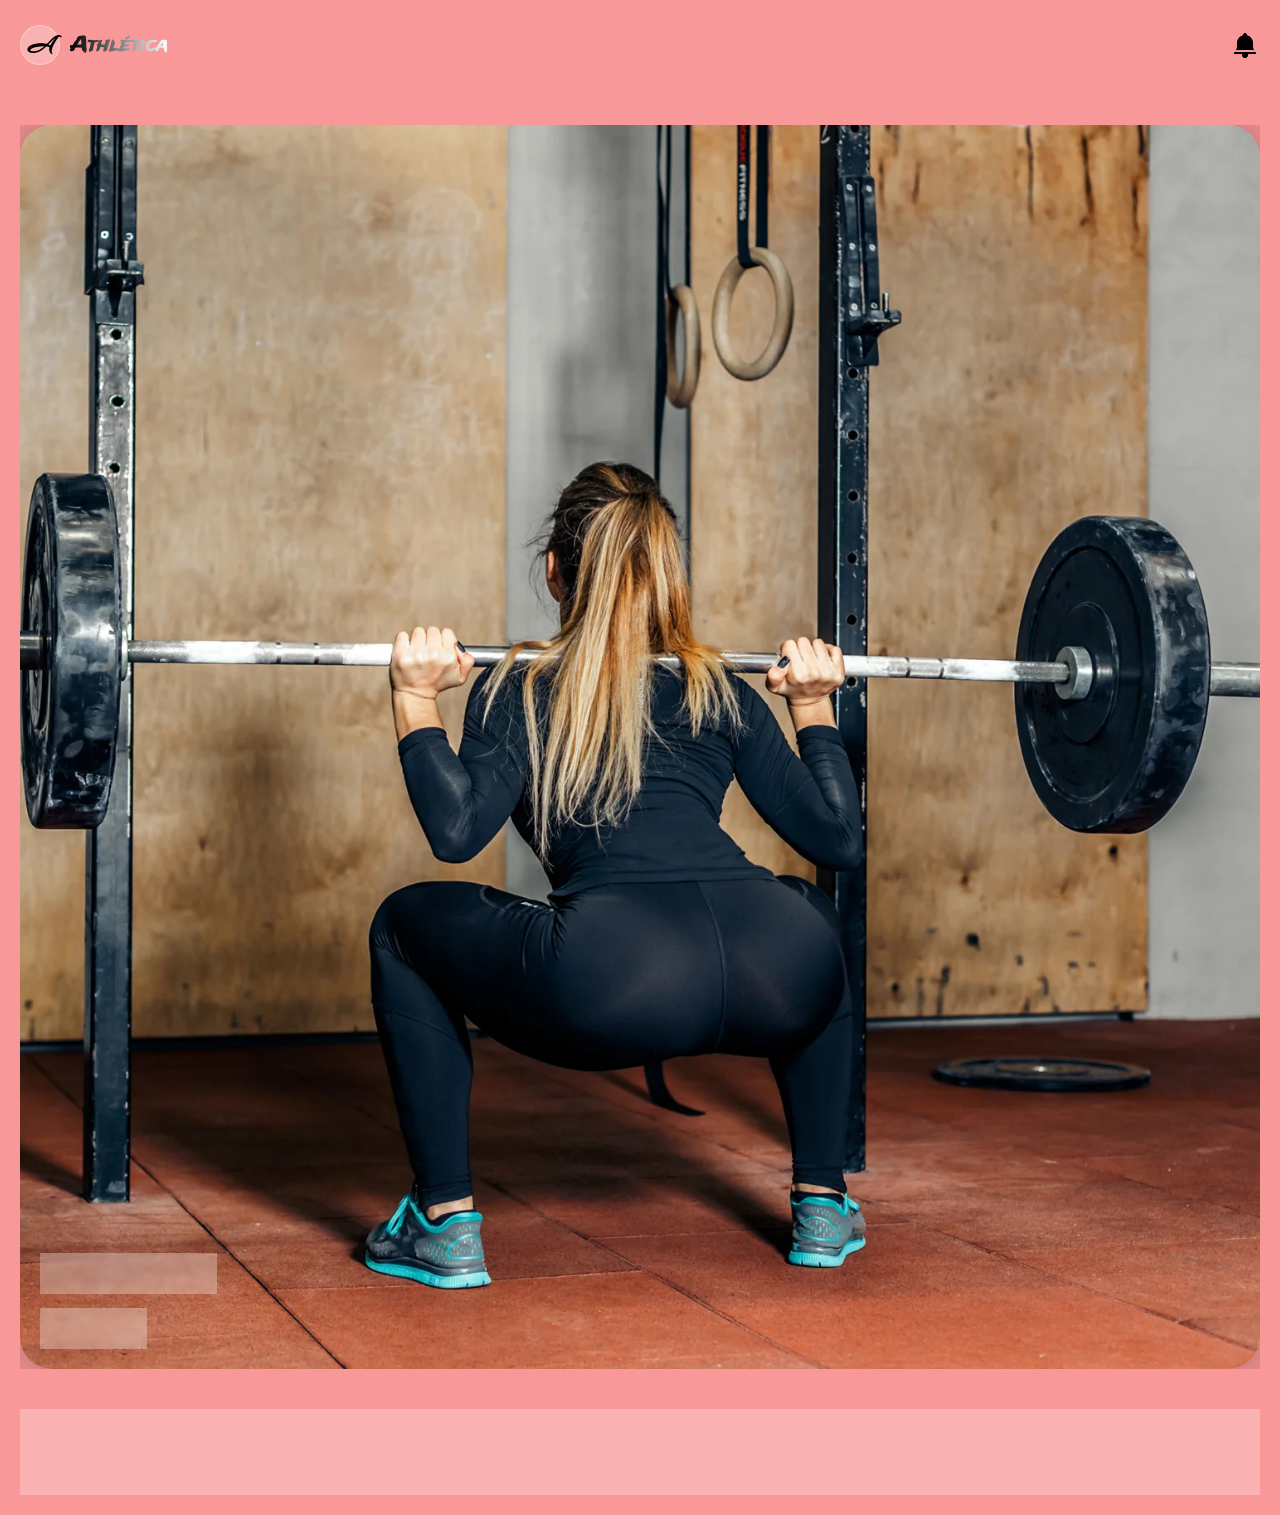
<file: index.html>
<!DOCTYPE html>
<html lang="fr">
<head>
  <meta charset="UTF-8" />
  <meta name="viewport" content="width=device-width, initial-scale=1.0" />
  <title>Athlética</title>
  <link rel="stylesheet" href="./files/style.css" />
  <link href="https://fonts.googleapis.com/css2?family=Trade+Winds&display=swap" rel="stylesheet">
  <link href="https://fonts.googleapis.com/css2?family=Arizonia&display=swap" rel="stylesheet">
</head>
<body id ="index">
    <header>
        <div>
            <p>A</p>
            <p>Athlética</p>
        </div>
    
        <img src="./files/icone/notif.png" alt="Icone Notification" />
    </header>

    <main>
        <div>   
            <img src="./files/img/sport/squat.png" alt="Images sport squat"/>
            <p>Squat serie 1/3</p>
            <p>Rep 20</p>
        </div>
    </main>

    <footer>
        <div>
            <div>
                <a href="./index.html"><img src="./files/icone/accuiel.png" alt="Accueil" /></a>
            </div>
            <div>
                <a href="./files/nutrition.html"><img src="./files/icone/nutrition.png" alt="Nutrition" /></a>
            </div>
            <div>
                <a href="./files/statistique.html"><img src="./files/icone/statistique.png" alt="Statistique" /></a>
            </div>
            <div>
                <a href="./files/profil.html"><img src="./files/icone/profil.png" alt="Profil" /></a>
            </div>        
        </div>
    </footer>

</body>
</html>
</file>
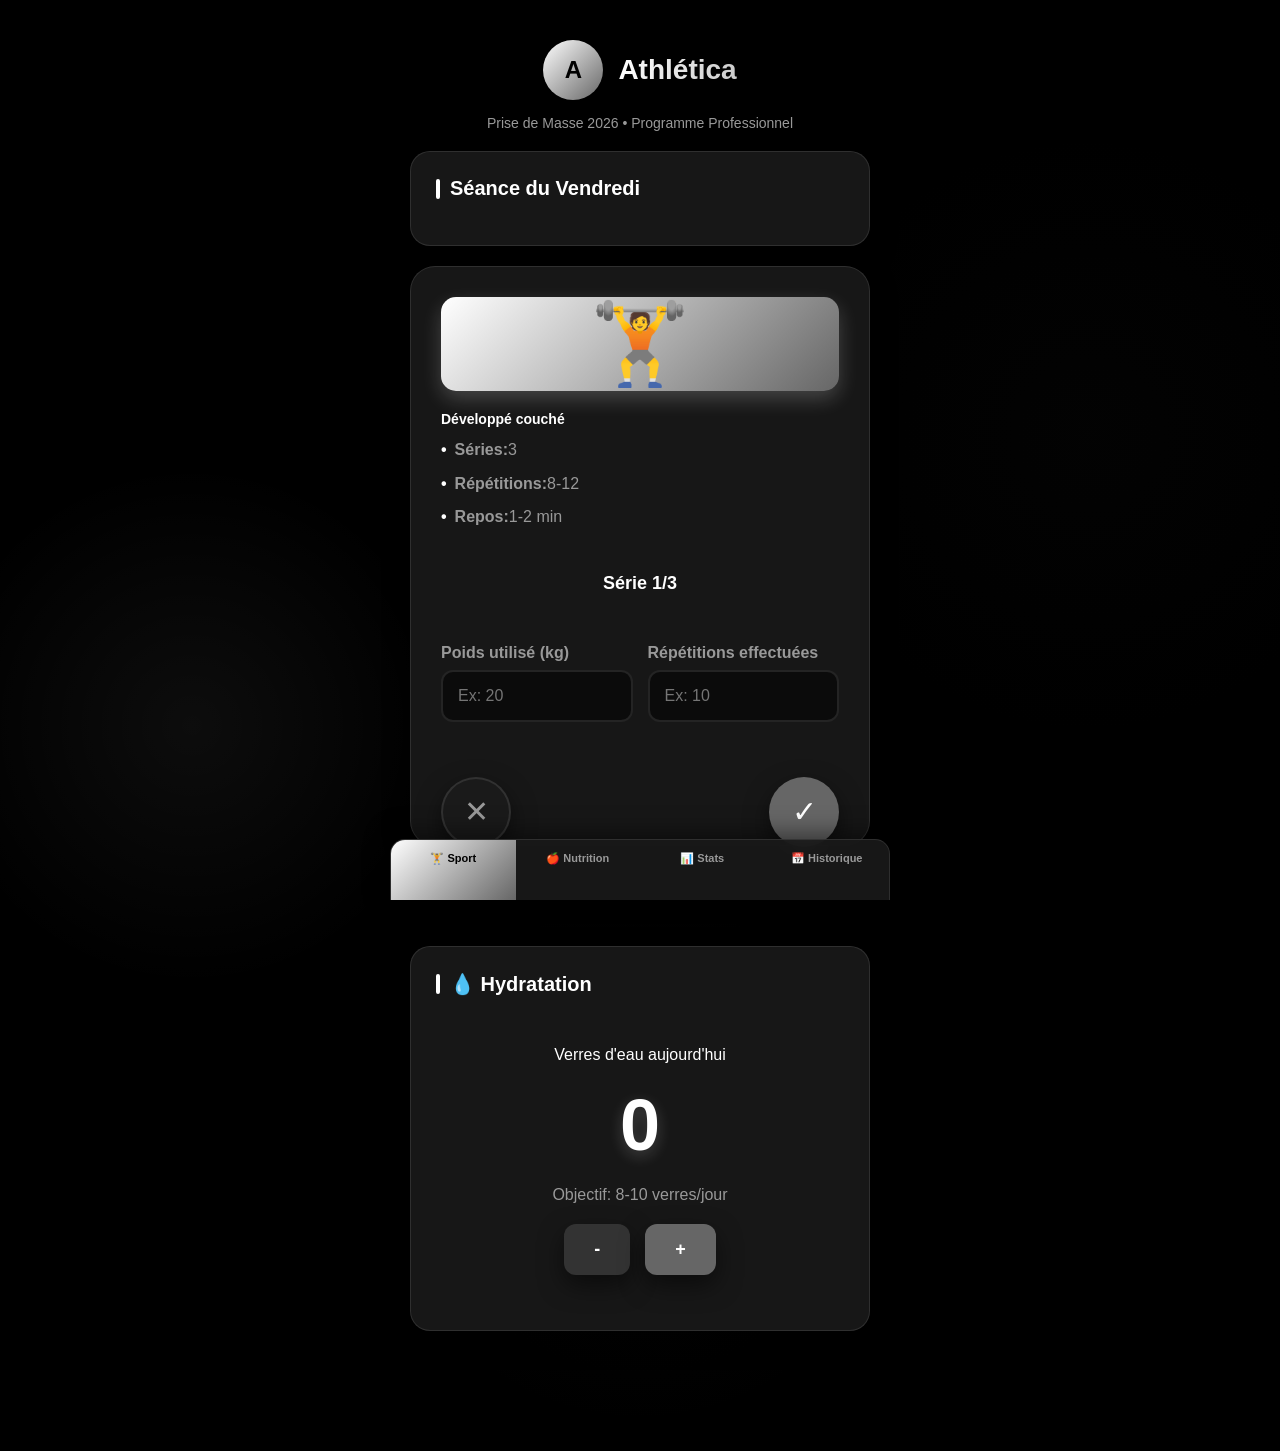
<file: Versions/Site/index.html>
<!DOCTYPE html>
<html lang="fr">
<head>
    <meta charset="UTF-8">
    <meta name="viewport" content="width=device-width, initial-scale=1.0">
    <title>Athlética</title>
    <link rel="stylesheet" href="./files/style.css">
</head>
<body>
    <div class="container">
        <div class="header">
            <div class="logo-container">
                <div class="logo">A</div>
                <div class="logo-text">Athlética</div>
            </div>
            <p>Prise de Masse 2026 • Programme Professionnel</p>
        </div>

        <div class="content">
            <!-- Section Sport ORIGINALE -->
            <div id="sport" class="section active">
                <div class="card">
                    <h3>Séance du jour</h3>
                    <div class="day-selector" id="daySelector"></div>
                </div>

                <div class="swipe-container" id="swipeContainer">
                    <div class="card no-data" id="noExercise">
                        <p>Chargement de la séance...</p>
                    </div>
                </div>

                <div class="card" style="margin-top: 100px;">
                    <h3>💧 Hydratation</h3>
                    <div class="water-counter">
                        <p>Verres d'eau aujourd'hui</p>
                        <div class="water-count" id="waterCount">0</div>
                        <p style="color: var(--text-secondary);">Objectif: 8-10 verres/jour</p>
                        <div class="water-buttons">
                            <button class="water-btn btn-remove" onclick="changeWater(-1)">-</button>
                            <button class="water-btn btn-add" onclick="changeWater(1)">+</button>
                        </div>
                    </div>
                </div>
            </div>

            <!-- Section Nutrition ORIGINALE -->
            <div id="nutrition" class="section">
                <div class="card">
                    <h3>🍽️ Plan Alimentaire</h3>
                    <div class="meal-item">
                        <div class="meal-name">Petit-déjeuner</div>
                        <div class="meal-details">Porridge (60g flocons d'avoine) + 2 œufs + 1 banane<br>~30g protéines, 600 kcal</div>
                    </div>
                    <div class="meal-item">
                        <div class="meal-name">Collation Matin</div>
                        <div class="meal-details">Yaourt nature + fruits secs/noix ou smoothie<br>~15-20g protéines</div>
                    </div>
                    <div class="meal-item">
                        <div class="meal-name">Déjeuner</div>
                        <div class="meal-details">150-200g poulet/thon + 150g riz complet + légumes verts<br>~40-50g protéines</div>
                    </div>
                    <div class="meal-item">
                        <div class="meal-name">Goûter</div>
                        <div class="meal-details">Sandwich jambon-fromage complet ou 2 œufs + pain + fruit<br>~20g protéines</div>
                    </div>
                    <div class="meal-item">
                        <div class="meal-name">Dîner</div>
                        <div class="meal-details">150-200g poisson/viande + pommes de terre/pâtes + légumes<br>~30-40g protéines</div>
                    </div>
                    <div class="meal-item">
                        <div class="meal-name">Collation Soir</div>
                        <div class="meal-details">150g fromage blanc 0% ou shake protéiné<br>~15g protéines</div>
                    </div>
                </div>

                <div class="card">
                    <h3>✅ Repas pris aujourd'hui</h3>
                    <div class="checkbox-item">
                        <input type="checkbox" id="meal1" onchange="saveMeals()">
                        <label for="meal1">Petit-déjeuner</label>
                    </div>
                    <div class="checkbox-item">
                        <input type="checkbox" id="meal2" onchange="saveMeals()">
                        <label for="meal2">Collation Matin</label>
                    </div>
                    <div class="checkbox-item">
                        <input type="checkbox" id="meal3" onchange="saveMeals()">
                        <label for="meal3">Déjeuner</label>
                    </div>
                    <div class="checkbox-item">
                        <input type="checkbox" id="meal4" onchange="saveMeals()">
                        <label for="meal4">Goûter</label>
                    </div>
                    <div class="checkbox-item">
                        <input type="checkbox" id="meal5" onchange="saveMeals()">
                        <label for="meal5">Dîner</label>
                    </div>
                    <div class="checkbox-item">
                        <input type="checkbox" id="meal6" onchange="saveMeals()">
                        <label for="meal6">Collation Soir</label>
                    </div>
                </div>

                <div class="card">
                    <h3>📊 Objectifs Nutritionnels</h3>
                    <p><strong>Calories:</strong> 2500-2700 kcal/jour</p>
                    <p><strong>Protéines:</strong> 115-160g/jour (1.6-2.2g/kg)</p>
                    <p><strong>Glucides:</strong> Féculents à chaque repas</p>
                    <p><strong>Lipides:</strong> 25-30% des calories</p>
                </div>
            </div>

            <!-- Section Stats MODIFIÉE -->
            <div id="stats" class="section">
                <div class="card">
                    <h3>📈 Statistiques Détaillées</h3>
                    <div class="stats-date-selector" id="statsDateSelector"></div>
                </div>

                <div class="card">
                    <h3>💧 Hydratation</h3>
                    <div class="chart-container">
                        <div class="chart-title">Verres d'eau consommés</div>
                        <div class="chart">
                            <div class="bar-chart" id="waterChart"></div>
                        </div>
                    </div>
                </div>

                <div class="card">
                    <h3>🏋️ Performance d'entraînement</h3>
                    <div class="chart-container">
                        <div class="chart-title">Exercices complétés</div>
                        <div class="chart">
                            <div class="bar-chart" id="exerciseChart"></div>
                        </div>
                    </div>
                </div>

                <div class="card">
                    <h3>📊 Résumé de la séance</h3>
                    <div class="stats-summary" id="statsSummary"></div>
                    
                    <div class="exercise-list" id="exerciseStats"></div>
                </div>
            </div>

            <!-- Section Historique ORIGINALE -->
            <div id="history" class="section">
                <div class="card">
                    <h3>📅 Historique des séances</h3>
                    <div id="historyList"></div>
                </div>

                <button class="btn-primary" onclick="exportData()">📥 Exporter les données</button>
                <button class="btn-primary" onclick="clearData()" style="background: var(--accent);">🗑️ Réinitialiser</button>
            </div>
        </div>

        <!-- Navigation en bas ORIGINALE -->
        <div class="nav-bottom">
            <button class="nav-btn active" onclick="showSection('sport')">🏋️ Sport</button>
            <button class="nav-btn" onclick="showSection('nutrition')">🍎 Nutrition</button>
            <button class="nav-btn" onclick="showSection('stats')">📊 Stats</button>
            <button class="nav-btn" onclick="showSection('history')">📅 Historique</button>
        </div>
    </div>
    <script src="./files/script.js"></script>
</body>
</html>
</file>
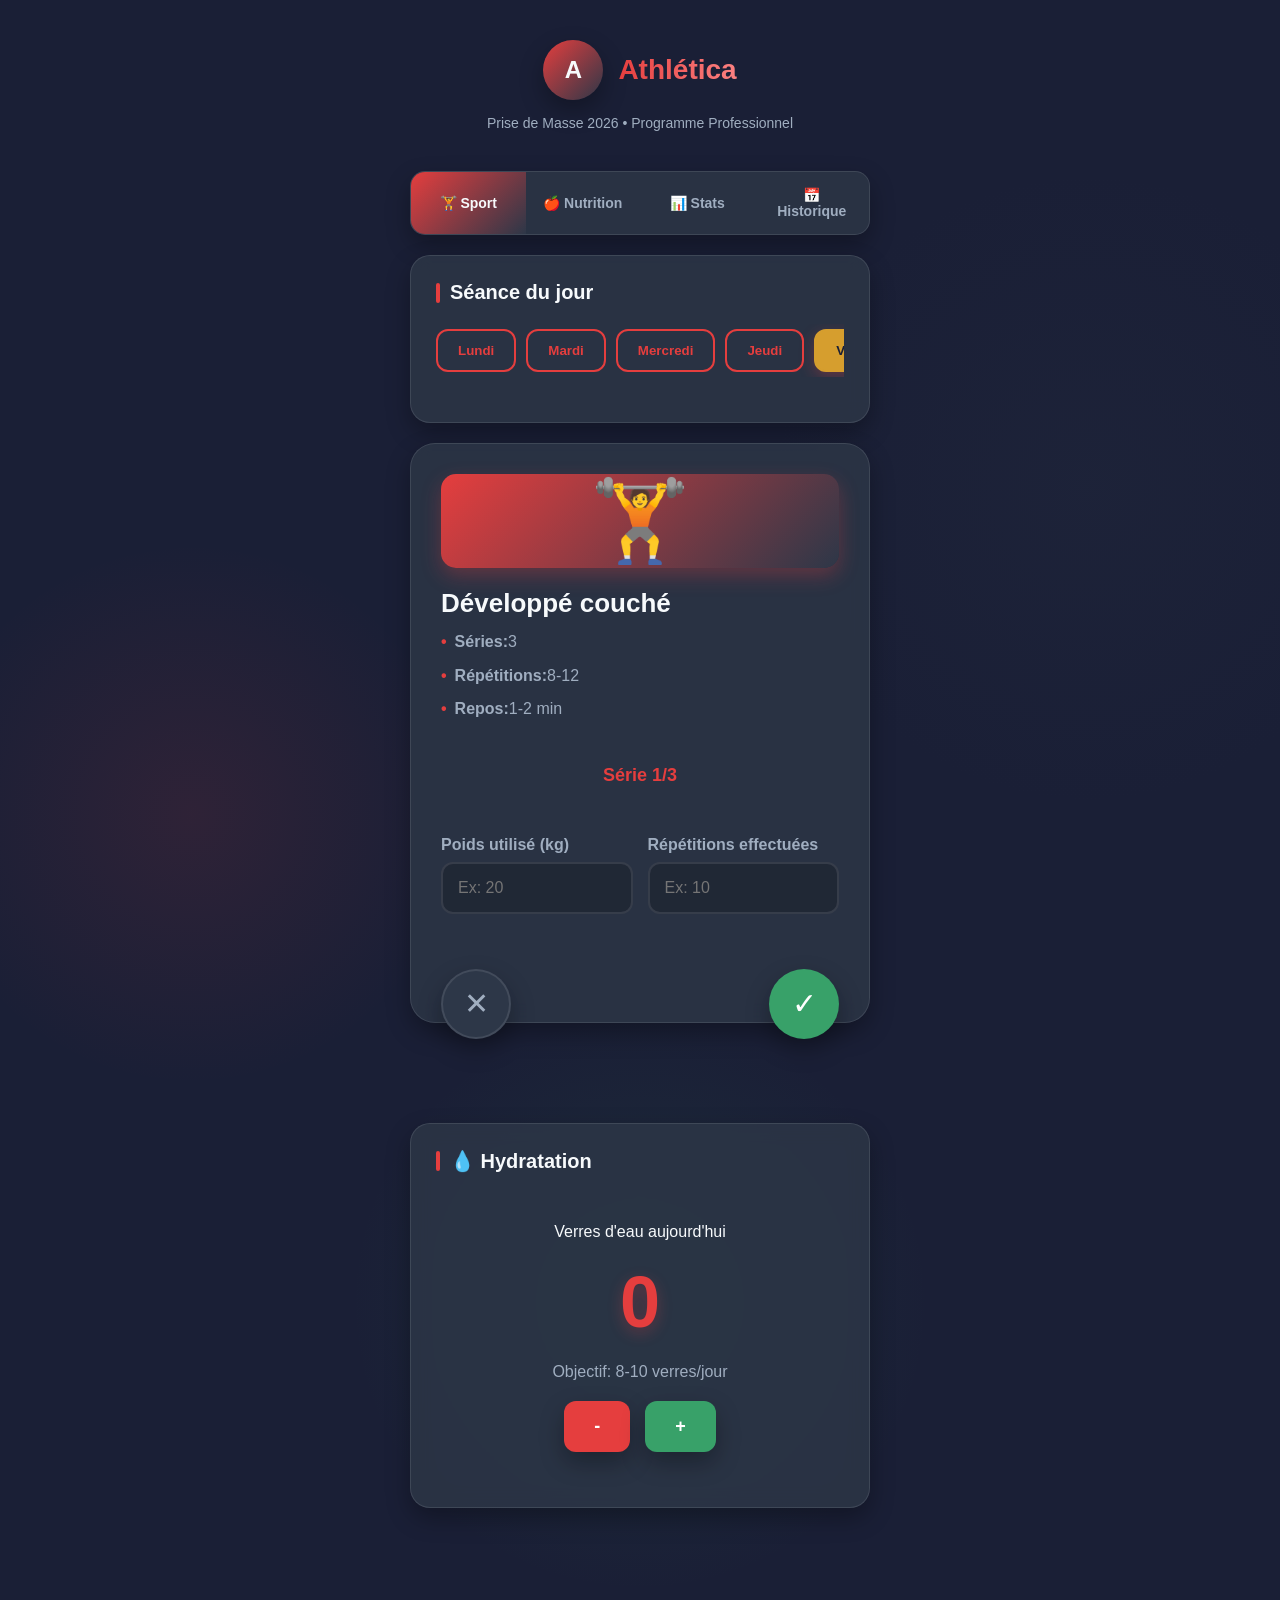
<file: Versions/V5/index.html>
<!DOCTYPE html>
<html lang="fr">
<head>
    <meta charset="UTF-8">
    <meta name="viewport" content="width=device-width, initial-scale=1.0">
    <title>Athlética</title>
    <link rel="stylesheet" href="./style.css">
</head>
<body>
    <div class="container">
        <div class="header">
            <div class="logo-container">
                <div class="logo">A</div>
                <div class="logo-text">Athlética</div>
            </div>
            <p>Prise de Masse 2026 • Programme Professionnel</p>
        </div>

        <div class="nav">
            <button class="nav-btn active" onclick="showSection('sport')">🏋️ Sport</button>
            <button class="nav-btn" onclick="showSection('nutrition')">🍎 Nutrition</button>
            <button class="nav-btn" onclick="showSection('stats')">📊 Stats</button>
            <button class="nav-btn" onclick="showSection('history')">📅 Historique</button>
        </div>

        <!-- Section Sport -->
        <div id="sport" class="section active">
            <div class="card">
                <h3>Séance du jour</h3>
                <div class="day-selector" id="daySelector"></div>
            </div>

            <div class="swipe-container" id="swipeContainer">
                <div class="card no-data" id="noExercise">
                    <p>Sélectionnez un jour d'entraînement</p>
                </div>
            </div>

            <div class="card" style="margin-top: 100px;">
                <h3>💧 Hydratation</h3>
                <div class="water-counter">
                    <p>Verres d'eau aujourd'hui</p>
                    <div class="water-count" id="waterCount">0</div>
                    <p style="color: var(--text-secondary);">Objectif: 8-10 verres/jour</p>
                    <div class="water-buttons">
                        <button class="water-btn btn-remove" onclick="changeWater(-1)">-</button>
                        <button class="water-btn btn-add" onclick="changeWater(1)">+</button>
                    </div>
                </div>
            </div>
        </div>

        <!-- Section Nutrition -->
        <div id="nutrition" class="section">
            <div class="card">
                <h3>🍽️ Plan Alimentaire</h3>
                <div class="meal-item">
                    <div class="meal-name">Petit-déjeuner</div>
                    <div class="meal-details">Porridge (60g flocons d'avoine) + 2 œufs + 1 banane<br>~30g protéines, 600 kcal</div>
                </div>
                <div class="meal-item">
                    <div class="meal-name">Collation Matin</div>
                    <div class="meal-details">Yaourt nature + fruits secs/noix ou smoothie<br>~15-20g protéines</div>
                </div>
                <div class="meal-item">
                    <div class="meal-name">Déjeuner</div>
                    <div class="meal-details">150-200g poulet/thon + 150g riz complet + légumes verts<br>~40-50g protéines</div>
                </div>
                <div class="meal-item">
                    <div class="meal-name">Goûter</div>
                    <div class="meal-details">Sandwich jambon-fromage complet ou 2 œufs + pain + fruit<br>~20g protéines</div>
                </div>
                <div class="meal-item">
                    <div class="meal-name">Dîner</div>
                    <div class="meal-details">150-200g poisson/viande + pommes de terre/pâtes + légumes<br>~30-40g protéines</div>
                </div>
                <div class="meal-item">
                    <div class="meal-name">Collation Soir</div>
                    <div class="meal-details">150g fromage blanc 0% ou shake protéiné<br>~15g protéines</div>
                </div>
            </div>

            <div class="card">
                <h3>✅ Repas pris aujourd'hui</h3>
                <div class="checkbox-item">
                    <input type="checkbox" id="meal1" onchange="saveMeals()">
                    <label for="meal1">Petit-déjeuner</label>
                </div>
                <div class="checkbox-item">
                    <input type="checkbox" id="meal2" onchange="saveMeals()">
                    <label for="meal2">Collation Matin</label>
                </div>
                <div class="checkbox-item">
                    <input type="checkbox" id="meal3" onchange="saveMeals()">
                    <label for="meal3">Déjeuner</label>
                </div>
                <div class="checkbox-item">
                    <input type="checkbox" id="meal4" onchange="saveMeals()">
                    <label for="meal4">Goûter</label>
                </div>
                <div class="checkbox-item">
                    <input type="checkbox" id="meal5" onchange="saveMeals()">
                    <label for="meal5">Dîner</label>
                </div>
                <div class="checkbox-item">
                    <input type="checkbox" id="meal6" onchange="saveMeals()">
                    <label for="meal6">Collation Soir</label>
                </div>
            </div>

            <div class="card">
                <h3>📊 Objectifs Nutritionnels</h3>
                <p><strong>Calories:</strong> 2500-2700 kcal/jour</p>
                <p><strong>Protéines:</strong> 115-160g/jour (1.6-2.2g/kg)</p>
                <p><strong>Glucides:</strong> Féculents à chaque repas</p>
                <p><strong>Lipides:</strong> 25-30% des calories</p>
            </div>
        </div>

        <!-- Section Stats -->
        <div id="stats" class="section">
            <div class="stat-card">
                <div class="stat-label">Séances complétées</div>
                <div class="stat-number" id="totalWorkouts">0</div>
            </div>

            <div class="stat-card">
                <div class="stat-label">Exercices réalisés</div>
                <div class="stat-number" id="totalExercises">0</div>
            </div>

            <div class="stat-card">
                <div class="stat-label">Verres d'eau (moyenne/jour)</div>
                <div class="stat-number" id="avgWater">0</div>
            </div>

            <div class="card">
                <h3>🎯 Progression</h3>
                <p style="margin-bottom: 10px;"><strong>Objectif:</strong> Prise de masse pour l'été 2026</p>
                <p style="margin-bottom: 10px;"><strong>Rythme:</strong> 3 séances musculation + 2 courses/semaine</p>
                <p><strong>Progression attendue:</strong> 2-3kg de muscle en 6 mois</p>
            </div>
        </div>

        <!-- Section Historique -->
        <div id="history" class="section">
            <div class="card">
                <h3>📅 Historique des séances</h3>
                <div id="historyList"></div>
            </div>

            <button class="btn-primary" onclick="exportData()">📥 Exporter les données</button>
            <button class="btn-primary" onclick="clearData()" style="background: var(--accent);">🗑️ Réinitialiser</button>
        </div>
    </div>
    <script src="./script.js"></script>
</body>
</html>
</file>
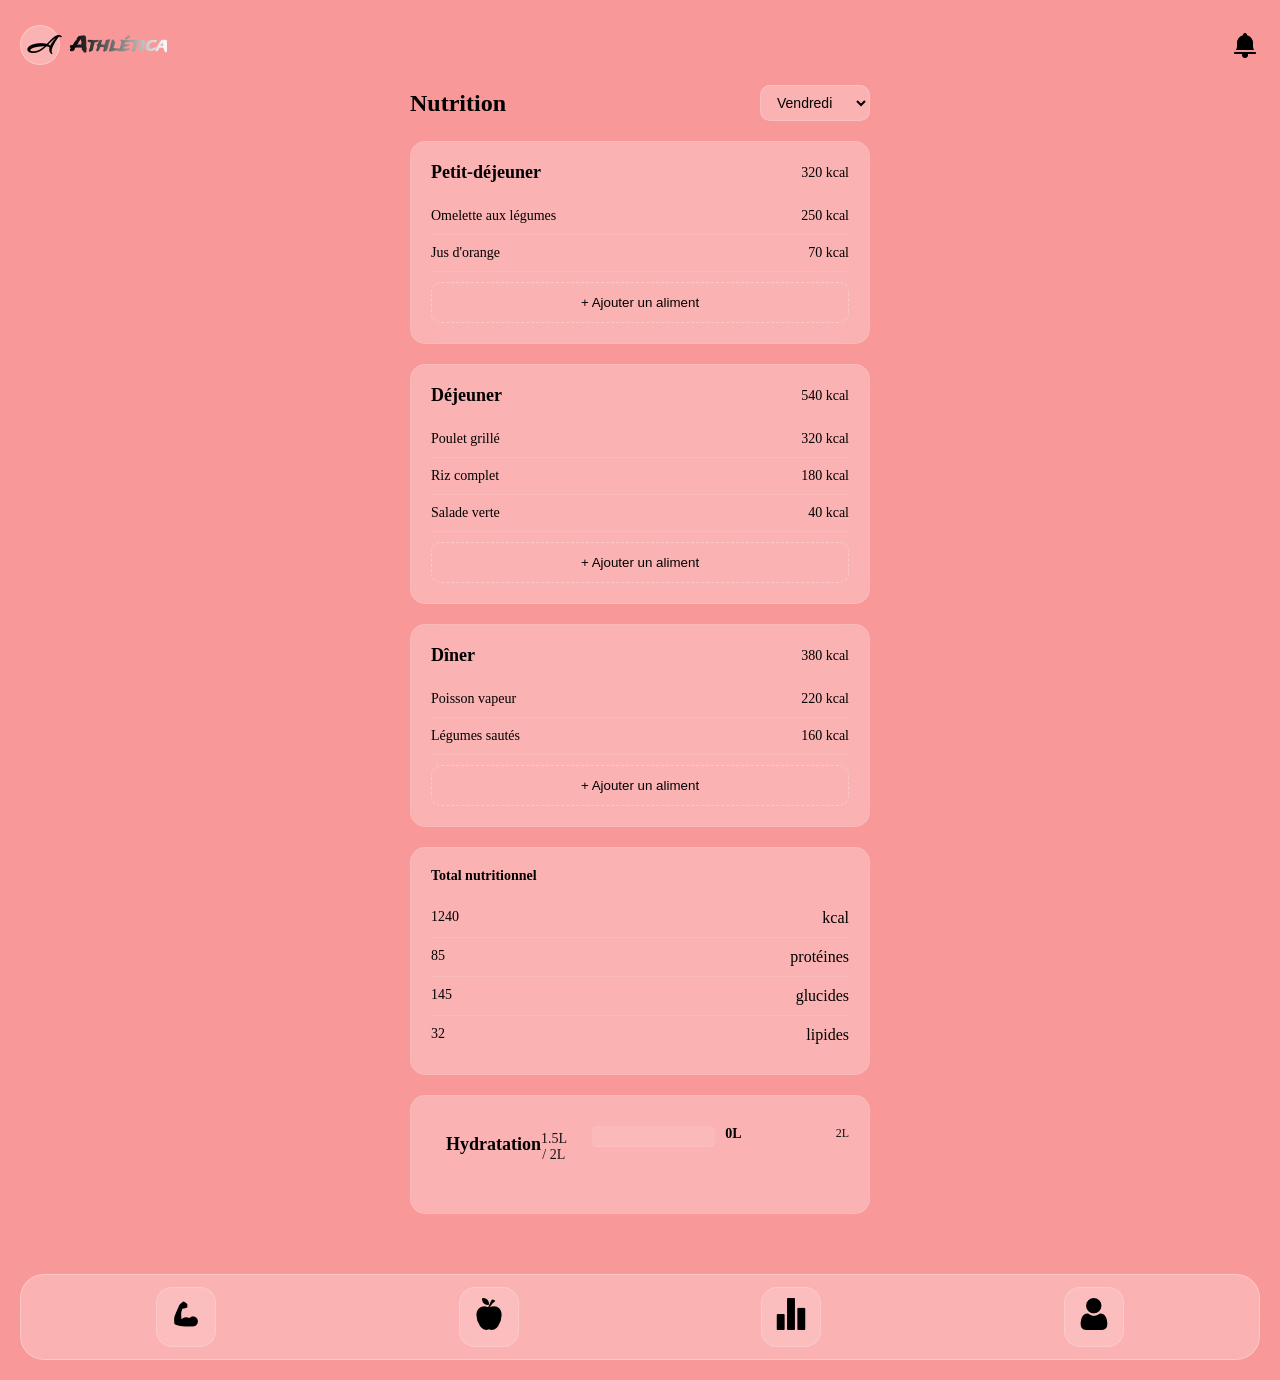
<file: files/nutrition.html>
<!DOCTYPE html>
<html lang="fr">
<head>
    <meta charset="UTF-8" />
    <meta name="viewport" content="width=device-width, initial-scale=1.0" />
    <title>Nutrition - Athlética</title>
    <link rel="stylesheet" href="./style.css" />
    <link href="https://fonts.googleapis.com/css2?family=Trade+Winds&display=swap" rel="stylesheet">
    <link href="https://fonts.googleapis.com/css2?family=Arizonia&display=swap" rel="stylesheet">
   
</head>
<body id="nutrition">
    <header>
        <div>
            <p>A</p>
            <p>Athlética</p>
        </div>
        <img src="./icone/notif.png" alt="Icone Notification" />
    </header>

    <main>
        <div>
            <p>Nutrition</p>
            <select id="jourSelect">
                <option value="1">Lundi</option>
                <option value="2">Mardi</option>
                <option value="3">Mercredi</option>
                <option value="4">Jeudi</option>
                <option value="5">Vendredi</option>
                <option value="6">Samedi</option>
                <option value="0">Dimanche</option>
            </select>
        </div>
            
        <div>
            <div>
                <p>Petit-déjeuner</p>
                <p>320 kcal</p>
            </div>
            <div>
                <p>Omelette aux légumes</p>
                <div>
                    <p>250 kcal</p>
                </div>
            </div>
            <div>
                <p>Jus d'orange</p>
                <div>
                    <p>70 kcal</p>
                </div>
            </div>
            <button>+ Ajouter un aliment</button>
        </div>

        <div>
            <div>
                <p>Déjeuner</p>
                <p>540 kcal</p>
            </div>
            <div>
                <p>Poulet grillé</p>
                <div>
                    <p>320 kcal</p>
                </div>
            </div>
            <div>
                <p>Riz complet</p>
                <div>
                    <p>180 kcal</p>
                </div>
            </div>
            <div>
                <p>Salade verte</p>
                <div>
                    <p>40 kcal</p>
                </div>
            </div>
            <button>+ Ajouter un aliment</button>
        </div>

        <div>
            <div>
                <p>Dîner</p>
                <p>380 kcal</p>
            </div>
            <div>
                <p>Poisson vapeur</p>
                <div>
                    <p>220 kcal</p>
                </div>
            </div>
            <div>
                <p>Légumes sautés</p>
                <div>
                    <p>160 kcal</p>
                </div>
            </div>
            <button>+ Ajouter un aliment</button>
        </div>

        <div>
            <div>
                <p>Total nutritionnel</p>
            </div>
            <div>
                <p>1240</p>
                <p>kcal</p>
            </div>
            <div>
                <p>85</p>
                <p>protéines</p>
            </div>
            <div>
                <p>145</p>
                <p>glucides</p>
            </div>
            <div>
                <p>32</p>
                <p>lipides</p>
            </div>
        </div>

        <div>
            <div>
                <p>Hydratation</p>
                <p>1.5L / 2L</p>
            </div>
            <div>
                <div style="width: 75%"></div>
            </div>
            <div>
                <p>0L</p>
                <p>2L</p>
            </div>
        </div>
    </main>

    <footer>
        <div>
            <div>
                <a href="../index.html"><img src="./icone/accuiel.png" alt="Accueil" /></a>
            </div>
            <div class="active">
                <a href="./nutrition.html"><img src="./icone/nutrition.png" alt="Nutrition" /></a>
            </div>
            <div>
                <a href="./statistique.html"><img src="./icone/statistique.png" alt="Statistique" /></a>
            </div>
            <div>
                <a href="./profil.html"><img src="./icone/profil.png" alt="Profil" /></a>
            </div>        
        </div>
    </footer>

    <script>
        document.addEventListener('DOMContentLoaded', function() {
            const jourSelect = document.getElementById('jourSelect');
            const aujourdhui = new Date().getDay(); 
            
            jourSelect.value = aujourdhui.toString();
        });
    </script>
</body>
</html>
</file>
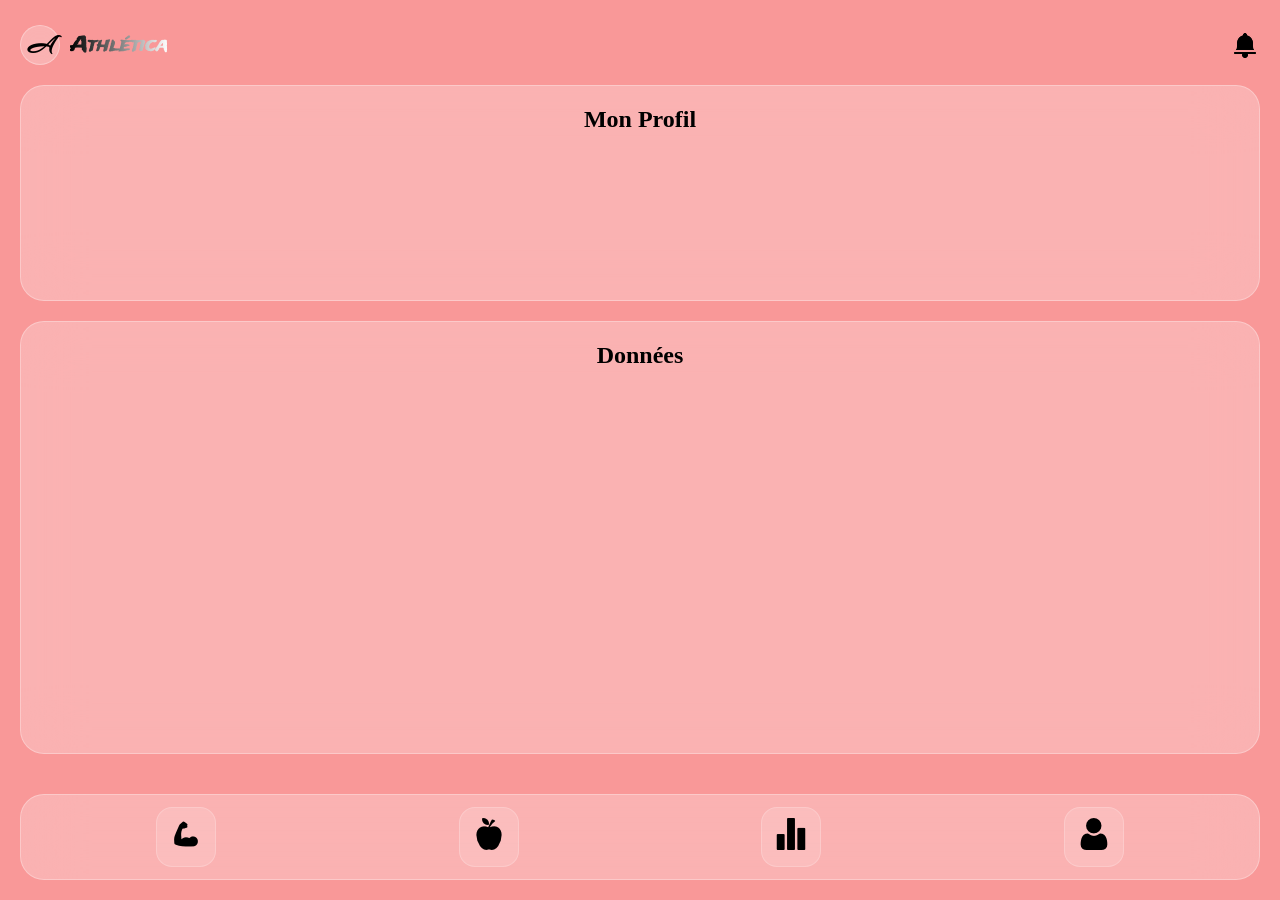
<file: files/profil.html>
<!DOCTYPE html>
<html lang="fr">
<head>
    <meta charset="UTF-8" />
    <meta name="viewport" content="width=device-width, initial-scale=1.0" />
    <title>Profil - Athlética</title>
    <link rel="stylesheet" href="./style.css" />
    <link href="https://fonts.googleapis.com/css2?family=Trade+Winds&display=swap" rel="stylesheet">
    <link href="https://fonts.googleapis.com/css2?family=Arizonia&display=swap" rel="stylesheet">
</head>
<body id="profil">
    <header>
        <div>
            <p>A</p>
            <p>Athlética</p>
        </div>
        <img src="./icone/notif.png" alt="Icone Notification" />
    </header>

    <main>
        <div>
            <p>Mon Profil</p>
        </div>
            
        <div>
            <p>Données</p>
        </div>
    </main>

    <footer>
        <div>
            <div>
                <a href="../index.html"><img src="./icone/accuiel.png" alt="Accueil" /></a>
            </div>
            <div>
                <a href="./nutrition.html"><img src="./icone/nutrition.png" alt="Nutrition" /></a>
            </div>
            <div class="active">
                <a href="./statistique.html"><img src="./icone/statistique.png" alt="Statistique" /></a>
            </div>
            <div>
                <a href="./profil.html"><img src="./icone/profil.png" alt="Profil" /></a>
            </div>        
        </div>
    </footer>
</body>
</html>
</file>
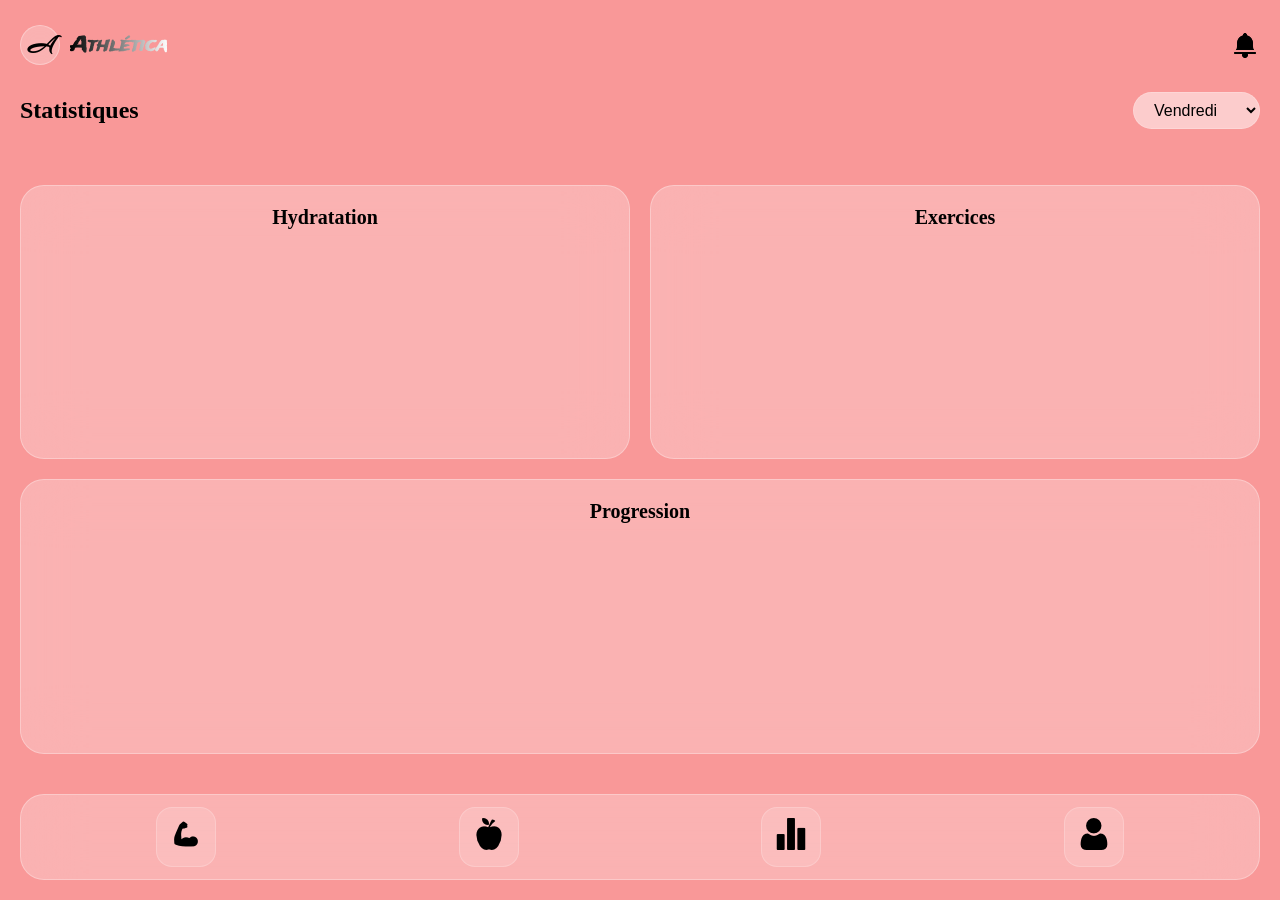
<file: files/statistique.html>
<!DOCTYPE html>
<html lang="fr">
<head>
    <meta charset="UTF-8" />
    <meta name="viewport" content="width=device-width, initial-scale=1.0" />
    <title>Statistiques - Athlética</title>
    <link rel="stylesheet" href="./style.css" />
    <link href="https://fonts.googleapis.com/css2?family=Trade+Winds&display=swap" rel="stylesheet">
    <link href="https://fonts.googleapis.com/css2?family=Arizonia&display=swap" rel="stylesheet">

</head>
<body id="statistique">
    <header>
        <div>
            <p>A</p>
            <p>Athlética</p>
        </div>
        <img src="./icone/notif.png" alt="Icone Notification" />
    </header>

    <main>
        <div>
            <p>Statistiques</p>
            <select id="jourSelect">
                <option value="1">Lundi</option>
                <option value="2">Mardi</option>
                <option value="3">Mercredi</option>
                <option value="4">Jeudi</option>
                <option value="5">Vendredi</option>
                <option value="6">Samedi</option>
                <option value="0">Dimanche</option>
            </select>
        </div>
            
        <div>
            <p>Hydratation</p>
        </div>

        <div>
            <p>Exercices</p>
        </div>
            
        <div>
            <p>Progression</p>
        </div>
    </main>

    <footer>
        <div>
            <div>
                <a href="../index.html"><img src="./icone/accuiel.png" alt="Accueil" /></a>
            </div>
            <div>
                <a href="./nutrition.html"><img src="./icone/nutrition.png" alt="Nutrition" /></a>
            </div>
            <div>
                <a href="./statistique.html"><img src="./icone/statistique.png" alt="Statistique" /></a>
            </div>
            <div>
                <a href="./profil.html"><img src="./icone/profil.png" alt="Profil" /></a>
            </div>        
        </div>
    </footer>

    <script>
        document.addEventListener('DOMContentLoaded', function() {
            const jourSelect = document.getElementById('jourSelect');
            const aujourdhui = new Date().getDay(); 
            
            jourSelect.value = aujourdhui.toString();
        });
    </script>
</body>
</html>
</file>
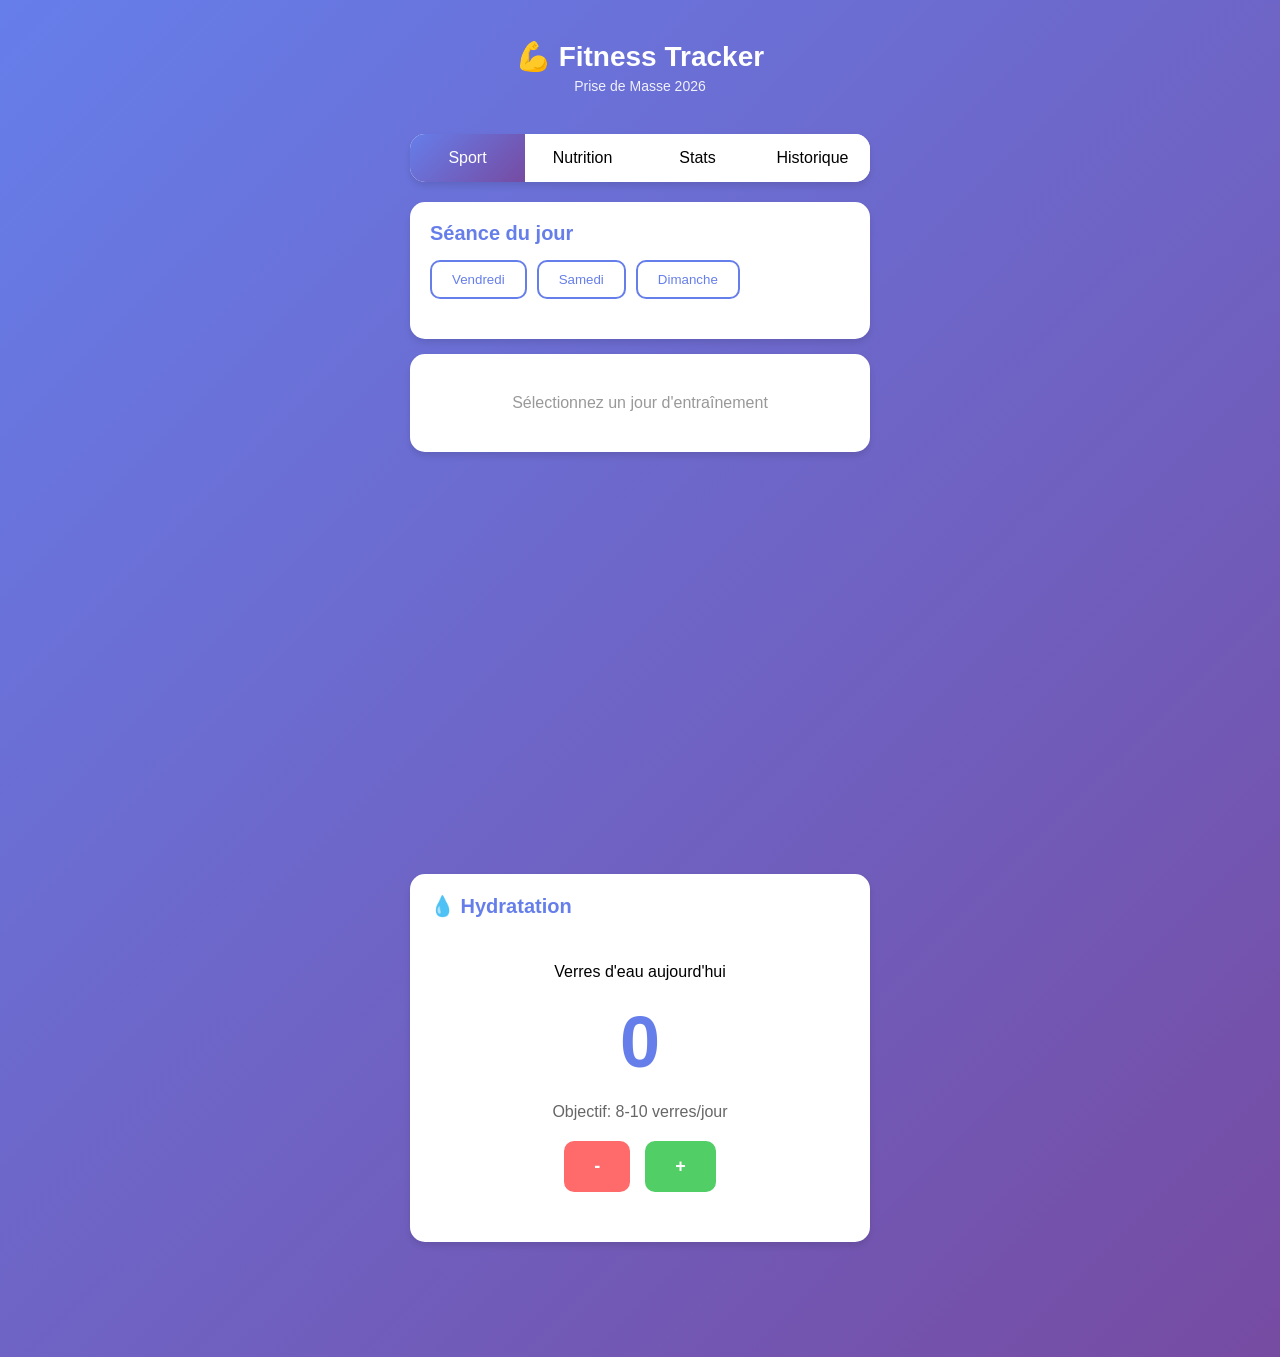
<file: Versions/V1/v1.html>
<!DOCTYPE html>
<html lang="fr">
<head>
    <meta charset="UTF-8">
    <meta name="viewport" content="width=device-width, initial-scale=1.0">
    <title>Fitness Tracker</title>
    <style>
        * {
            margin: 0;
            padding: 0;
            box-sizing: border-box;
        }

        body {
            font-family: -apple-system, BlinkMacSystemFont, 'Segoe UI', Roboto, sans-serif;
            background: linear-gradient(135deg, #667eea 0%, #764ba2 100%);
            min-height: 100vh;
            padding-bottom: 80px;
        }

        .container {
            max-width: 500px;
            margin: 0 auto;
            padding: 20px;
        }

        .header {
            text-align: center;
            color: white;
            padding: 20px 0;
        }

        .header h1 {
            font-size: 28px;
            margin-bottom: 5px;
        }

        .header p {
            font-size: 14px;
            opacity: 0.9;
        }

        /* Navigation */
        .nav {
            display: flex;
            background: white;
            border-radius: 15px;
            margin: 20px 0;
            overflow: hidden;
            box-shadow: 0 4px 6px rgba(0,0,0,0.1);
        }

        .nav-btn {
            flex: 1;
            padding: 15px;
            border: none;
            background: white;
            font-size: 16px;
            cursor: pointer;
            transition: all 0.3s;
            font-weight: 500;
        }

        .nav-btn.active {
            background: linear-gradient(135deg, #667eea 0%, #764ba2 100%);
            color: white;
        }

        /* Sections */
        .section {
            display: none;
        }

        .section.active {
            display: block;
        }

        /* Cards */
        .card {
            background: white;
            border-radius: 15px;
            padding: 20px;
            margin-bottom: 15px;
            box-shadow: 0 4px 6px rgba(0,0,0,0.1);
        }

        .card h3 {
            color: #667eea;
            margin-bottom: 15px;
            font-size: 20px;
        }

        /* Swipe Cards pour Sport */
        .swipe-container {
            position: relative;
            height: 500px;
            margin-bottom: 20px;
        }

        .exercise-card {
            position: absolute;
            width: 100%;
            background: white;
            border-radius: 20px;
            padding: 30px;
            box-shadow: 0 10px 30px rgba(0,0,0,0.2);
            transition: transform 0.3s, opacity 0.3s;
            touch-action: pan-y;
        }

        .exercise-card.swiping {
            transition: none;
        }

        .exercise-card.swiped-left {
            transform: translateX(-150%) rotate(-20deg);
            opacity: 0;
        }

        .exercise-card.swiped-right {
            transform: translateX(150%) rotate(20deg);
            opacity: 0;
        }

        .exercise-image {
            width: 100%;
            height: 200px;
            background: linear-gradient(135deg, #667eea 0%, #764ba2 100%);
            border-radius: 15px;
            display: flex;
            align-items: center;
            justify-content: center;
            font-size: 60px;
            margin-bottom: 20px;
        }

        .exercise-name {
            font-size: 24px;
            font-weight: bold;
            color: #333;
            margin-bottom: 10px;
        }

        .exercise-details {
            color: #666;
            margin-bottom: 20px;
        }

        .series-input {
            margin: 15px 0;
        }

        .series-input label {
            display: block;
            margin-bottom: 8px;
            color: #555;
            font-weight: 500;
        }

        .series-input input {
            width: 100%;
            padding: 12px;
            border: 2px solid #e0e0e0;
            border-radius: 10px;
            font-size: 16px;
        }

        .swipe-buttons {
            display: flex;
            justify-content: space-around;
            margin-top: 20px;
        }

        .swipe-btn {
            width: 70px;
            height: 70px;
            border-radius: 50%;
            border: none;
            font-size: 30px;
            cursor: pointer;
            box-shadow: 0 4px 10px rgba(0,0,0,0.2);
            transition: transform 0.2s;
        }

        .swipe-btn:active {
            transform: scale(0.95);
        }

        .btn-skip {
            background: #ff6b6b;
            color: white;
        }

        .btn-done {
            background: #51cf66;
            color: white;
        }

        /* Hydratation */
        .water-counter {
            text-align: center;
            padding: 30px;
        }

        .water-count {
            font-size: 72px;
            font-weight: bold;
            color: #667eea;
            margin: 20px 0;
        }

        .water-buttons {
            display: flex;
            gap: 15px;
            justify-content: center;
            margin-top: 20px;
        }

        .water-btn {
            padding: 15px 30px;
            border: none;
            border-radius: 10px;
            font-size: 18px;
            cursor: pointer;
            font-weight: bold;
            transition: transform 0.2s;
        }

        .water-btn:active {
            transform: scale(0.95);
        }

        .btn-add {
            background: #51cf66;
            color: white;
        }

        .btn-remove {
            background: #ff6b6b;
            color: white;
        }

        /* Nutrition */
        .meal-item {
            padding: 15px;
            border-bottom: 1px solid #e0e0e0;
        }

        .meal-item:last-child {
            border-bottom: none;
        }

        .meal-name {
            font-weight: bold;
            color: #333;
            margin-bottom: 5px;
        }

        .meal-details {
            color: #666;
            font-size: 14px;
        }

        .checkbox-item {
            display: flex;
            align-items: center;
            padding: 12px;
            cursor: pointer;
        }

        .checkbox-item input {
            width: 22px;
            height: 22px;
            margin-right: 12px;
            cursor: pointer;
        }

        /* Stats */
        .stat-card {
            background: linear-gradient(135deg, #667eea 0%, #764ba2 100%);
            color: white;
            padding: 20px;
            border-radius: 15px;
            margin-bottom: 15px;
            text-align: center;
        }

        .stat-number {
            font-size: 48px;
            font-weight: bold;
            margin: 10px 0;
        }

        .stat-label {
            font-size: 16px;
            opacity: 0.9;
        }

        /* Historique */
        .history-item {
            padding: 15px;
            border-left: 4px solid #667eea;
            margin-bottom: 10px;
            background: #f8f9fa;
            border-radius: 5px;
        }

        .history-date {
            font-weight: bold;
            color: #667eea;
            margin-bottom: 5px;
        }

        .history-details {
            font-size: 14px;
            color: #666;
        }

        .btn-primary {
            width: 100%;
            padding: 15px;
            background: linear-gradient(135deg, #667eea 0%, #764ba2 100%);
            color: white;
            border: none;
            border-radius: 10px;
            font-size: 16px;
            font-weight: bold;
            cursor: pointer;
            margin-top: 10px;
        }

        .day-selector {
            display: flex;
            gap: 10px;
            margin-bottom: 20px;
            overflow-x: auto;
        }

        .day-btn {
            padding: 10px 20px;
            border: 2px solid #667eea;
            background: white;
            color: #667eea;
            border-radius: 10px;
            cursor: pointer;
            white-space: nowrap;
            font-weight: 500;
        }

        .day-btn.active {
            background: #667eea;
            color: white;
        }

        .no-data {
            text-align: center;
            padding: 40px;
            color: #999;
        }
    </style>
</head>
<body>
    <div class="container">
        <div class="header">
            <h1>💪 Fitness Tracker</h1>
            <p>Prise de Masse 2026</p>
        </div>

        <div class="nav">
            <button class="nav-btn active" onclick="showSection('sport')">Sport</button>
            <button class="nav-btn" onclick="showSection('nutrition')">Nutrition</button>
            <button class="nav-btn" onclick="showSection('stats')">Stats</button>
            <button class="nav-btn" onclick="showSection('history')">Historique</button>
        </div>

        <!-- Section Sport -->
        <div id="sport" class="section active">
            <div class="card">
                <h3>Séance du jour</h3>
                <div class="day-selector" id="daySelector"></div>
            </div>

            <div class="swipe-container" id="swipeContainer">
                <div class="card no-data" id="noExercise">
                    <p>Sélectionnez un jour d'entraînement</p>
                </div>
            </div>

            <div class="card">
                <h3>💧 Hydratation</h3>
                <div class="water-counter">
                    <p>Verres d'eau aujourd'hui</p>
                    <div class="water-count" id="waterCount">0</div>
                    <p style="color: #666;">Objectif: 8-10 verres/jour</p>
                    <div class="water-buttons">
                        <button class="water-btn btn-remove" onclick="changeWater(-1)">-</button>
                        <button class="water-btn btn-add" onclick="changeWater(1)">+</button>
                    </div>
                </div>
            </div>
        </div>

        <!-- Section Nutrition -->
        <div id="nutrition" class="section">
            <div class="card">
                <h3>🍽️ Plan Alimentaire</h3>
                <div class="meal-item">
                    <div class="meal-name">Petit-déjeuner</div>
                    <div class="meal-details">Porridge (60g flocons d'avoine) + 2 œufs + 1 banane<br>~30g protéines, 600 kcal</div>
                </div>
                <div class="meal-item">
                    <div class="meal-name">Collation Matin</div>
                    <div class="meal-details">Yaourt nature + fruits secs/noix ou smoothie<br>~15-20g protéines</div>
                </div>
                <div class="meal-item">
                    <div class="meal-name">Déjeuner</div>
                    <div class="meal-details">150-200g poulet/thon + 150g riz complet + légumes verts<br>~40-50g protéines</div>
                </div>
                <div class="meal-item">
                    <div class="meal-name">Goûter</div>
                    <div class="meal-details">Sandwich jambon-fromage complet ou 2 œufs + pain + fruit<br>~20g protéines</div>
                </div>
                <div class="meal-item">
                    <div class="meal-name">Dîner</div>
                    <div class="meal-details">150-200g poisson/viande + pommes de terre/pâtes + légumes<br>~30-40g protéines</div>
                </div>
                <div class="meal-item">
                    <div class="meal-name">Collation Soir</div>
                    <div class="meal-details">150g fromage blanc 0% ou shake protéiné<br>~15g protéines</div>
                </div>
            </div>

            <div class="card">
                <h3>✅ Repas pris aujourd'hui</h3>
                <div class="checkbox-item">
                    <input type="checkbox" id="meal1" onchange="saveMeals()">
                    <label for="meal1">Petit-déjeuner</label>
                </div>
                <div class="checkbox-item">
                    <input type="checkbox" id="meal2" onchange="saveMeals()">
                    <label for="meal2">Collation Matin</label>
                </div>
                <div class="checkbox-item">
                    <input type="checkbox" id="meal3" onchange="saveMeals()">
                    <label for="meal3">Déjeuner</label>
                </div>
                <div class="checkbox-item">
                    <input type="checkbox" id="meal4" onchange="saveMeals()">
                    <label for="meal4">Goûter</label>
                </div>
                <div class="checkbox-item">
                    <input type="checkbox" id="meal5" onchange="saveMeals()">
                    <label for="meal5">Dîner</label>
                </div>
                <div class="checkbox-item">
                    <input type="checkbox" id="meal6" onchange="saveMeals()">
                    <label for="meal6">Collation Soir</label>
                </div>
            </div>

            <div class="card">
                <h3>📊 Objectifs Nutritionnels</h3>
                <p><strong>Calories:</strong> 2500-2700 kcal/jour</p>
                <p><strong>Protéines:</strong> 115-160g/jour (1.6-2.2g/kg)</p>
                <p><strong>Glucides:</strong> Féculents à chaque repas</p>
                <p><strong>Lipides:</strong> 25-30% des calories</p>
            </div>
        </div>

        <!-- Section Stats -->
        <div id="stats" class="section">
            <div class="stat-card">
                <div class="stat-label">Séances complétées</div>
                <div class="stat-number" id="totalWorkouts">0</div>
            </div>

            <div class="stat-card">
                <div class="stat-label">Exercices réalisés</div>
                <div class="stat-number" id="totalExercises">0</div>
            </div>

            <div class="stat-card">
                <div class="stat-label">Verres d'eau (moyenne/jour)</div>
                <div class="stat-number" id="avgWater">0</div>
            </div>

            <div class="card">
                <h3>🎯 Progression</h3>
                <p style="margin-bottom: 10px;"><strong>Objectif:</strong> Prise de masse pour l'été 2026</p>
                <p style="margin-bottom: 10px;"><strong>Rythme:</strong> 3 séances musculation + 2 courses/semaine</p>
                <p><strong>Progression attendue:</strong> 2-3kg de muscle en 6 mois</p>
            </div>
        </div>

        <!-- Section Historique -->
        <div id="history" class="section">
            <div class="card">
                <h3>📅 Historique des séances</h3>
                <div id="historyList"></div>
            </div>

            <button class="btn-primary" onclick="exportData()">📥 Exporter les données</button>
            <button class="btn-primary" onclick="clearData()" style="background: #ff6b6b;">🗑️ Réinitialiser</button>
        </div>
    </div>

    <script>
        // Programme d'entraînement
        const workoutProgram = {
            'Vendredi': {
                name: 'Pecs/Épaules/Triceps',
                warmup: 'échauffement rameur ou vélo',
                exercises: [
                    { name: 'Développé couché', icon: '🏋️', sets: 3, reps: '8-12', rest: '1-2 min' },
                    { name: 'Développé militaire', icon: '💪', sets: 3, reps: '8-12', rest: '1 min' },
                    { name: 'Élévations latérales', icon: '🦅', sets: 3, reps: '10-12', rest: '75 sec' },
                    { name: 'Dips', icon: '🤸', sets: 3, reps: '10', rest: '1 min' },
                    { name: 'Extension triceps', icon: '💥', sets: 3, reps: '10-12', rest: '75 sec' }
                ]
            },
            'Samedi': {
                name: 'Dos/Biceps',
                warmup: 'échauffement rameur',
                exercises: [
                    { name: 'Tractions/Tirage vertical', icon: '🎯', sets: 3, reps: '8-12', rest: '1-2 min' },
                    { name: 'Rowing', icon: '🚣', sets: 3, reps: '8-12', rest: '1-2 min' },
                    { name: 'Tirage assis', icon: '⚡', sets: 3, reps: '10', rest: '1 min' },
                    { name: 'Curl barre', icon: '💪', sets: 3, reps: '10-12', rest: '1 min' },
                    { name: 'Curl marteau', icon: '🔨', sets: 2, reps: '10-12', rest: '75 sec' }
                ]
            },
            'Dimanche': {
                name: 'Jambes/Abdominaux',
                warmup: 'échauffement vélo',
                exercises: [
                    { name: 'Squat/Presse', icon: '🦵', sets: 3, reps: '8-12', rest: '1-2 min' },
                    { name: 'Fentes', icon: '🏃', sets: 3, reps: '10', rest: '75-90 sec' },
                    { name: 'Leg curl', icon: '🦿', sets: 3, reps: '10', rest: '1 min' },
                    { name: 'Mollets debout', icon: '👟', sets: 4, reps: '12-15', rest: '1 min' },
                    { name: 'Crunchs', icon: '📐', sets: 3, reps: '15', rest: '30 sec' },
                    { name: 'Gainage', icon: '🧘', sets: 3, reps: '30-45 sec', rest: '30 sec' }
                ]
            }
        };

        // Variables globales
        let currentDay = '';
        let currentExerciseIndex = 0;
        let workoutData = {};
        let waterCount = 0;

        // Initialisation
        function init() {
            loadData();
            createDaySelector();
            updateWaterDisplay();
            loadMeals();
            updateStats();
            updateHistory();
        }

        // Sauvegarde et chargement des données
        function saveData() {
            const today = new Date().toISOString().split('T')[0];
            const data = {
                workouts: workoutData,
                water: { [today]: waterCount },
                lastUpdate: today
            };
            localStorage.setItem('fitnessData', JSON.stringify(data));
        }

        function loadData() {
            const saved = localStorage.getItem('fitnessData');
            if (saved) {
                const data = JSON.parse(saved);
                workoutData = data.workouts || {};
                const today = new Date().toISOString().split('T')[0];
                waterCount = (data.water && data.water[today]) || 0;
            }
        }

        // Navigation
        function showSection(section) {
            document.querySelectorAll('.section').forEach(s => s.classList.remove('active'));
            document.querySelectorAll('.nav-btn').forEach(b => b.classList.remove('active'));
            document.getElementById(section).classList.add('active');
            event.target.classList.add('active');

            if (section === 'stats') updateStats();
            if (section === 'history') updateHistory();
        }

        // Sélecteur de jour
        function createDaySelector() {
            const selector = document.getElementById('daySelector');
            const days = ['Vendredi', 'Samedi', 'Dimanche'];
            
            days.forEach(day => {
                const btn = document.createElement('button');
                btn.className = 'day-btn';
                btn.textContent = day;
                btn.onclick = () => selectDay(day);
                selector.appendChild(btn);
            });
        }

        function selectDay(day) {
            currentDay = day;
            currentExerciseIndex = 0;
            
            document.querySelectorAll('.day-btn').forEach(btn => {
                btn.classList.toggle('active', btn.textContent === day);
            });

            displayExercise();
        }

        // Affichage des exercices
        function displayExercise() {
            const container = document.getElementById('swipeContainer');
            
            if (!currentDay) {
                container.innerHTML = '<div class="card no-data"><p>Sélectionnez un jour d\'entraînement</p></div>';
                return;
            }

            const workout = workoutProgram[currentDay];
            const exercises = workout.exercises;

            if (currentExerciseIndex >= exercises.length) {
                container.innerHTML = '<div class="card"><h3>✅ Séance terminée!</h3><p>Bravo! Pensez à vous hydrater et à bien récupérer.</p><button class="btn-primary" onclick="resetWorkout()">Recommencer</button></div>';
                saveWorkoutComplete();
                return;
            }

            const exercise = exercises[currentExerciseIndex];
            const card = document.createElement('div');
            card.className = 'exercise-card';
            card.innerHTML = `
                <div class="exercise-image">${exercise.icon}</div>
                <div class="exercise-name">${exercise.name}</div>
                <div class="exercise-details">
                    <p><strong>Séries:</strong> ${exercise.sets}</p>
                    <p><strong>Répétitions:</strong> ${exercise.reps}</p>
                    <p><strong>Repos:</strong> ${exercise.rest}</p>
                </div>
                <div class="series-input">
                    <label>Poids utilisé (kg)</label>
                    <input type="number" id="weight" placeholder="Ex: 20">
                </div>
                <div class="series-input">
                    <label>Répétitions effectuées</label>
                    <input type="number" id="reps" placeholder="Ex: 10">
                </div>
                <div class="swipe-buttons">
                    <button class="swipe-btn btn-skip" onclick="skipExercise()">✕</button>
                    <button class="swipe-btn btn-done" onclick="completeExercise()">✓</button>
                </div>
            `;

            container.innerHTML = '';
            container.appendChild(card);
        }

        function completeExercise() {
            const weight = document.getElementById('weight').value;
            const reps = document.getElementById('reps').value;
            const exercise = workoutProgram[currentDay].exercises[currentExerciseIndex];
            
            const today = new Date().toISOString().split('T')[0];
            if (!workoutData[today]) workoutData[today] = { day: currentDay, exercises: [] };
            
            workoutData[today].exercises.push({
                name: exercise.name,
                weight: weight || 0,
                reps: reps || 0,
                completed: true
            });

            saveData();
            animateSwipe('right');
        }

        function skipExercise() {
            const exercise = workoutProgram[currentDay].exercises[currentExerciseIndex];
            const today = new Date().toISOString().split('T')[0];
            if (!workoutData[today]) workoutData[today] = { day: currentDay, exercises: [] };
            
            workoutData[today].exercises.push({
                name: exercise.name,
                skipped: true
            });

            saveData();
            animateSwipe('left');
        }

        function animateSwipe(direction) {
            const card = document.querySelector('.exercise-card');
            card.classList.add(`swiped-${direction}`);
            
            setTimeout(() => {
                currentExerciseIndex++;
                displayExercise();
            }, 300);
        }

        function resetWorkout() {
            currentExerciseIndex = 0;
            displayExercise();
        }

        function saveWorkoutComplete() {
            saveData();
        }

        // Hydratation
        function changeWater(amount) {
            waterCount = Math.max(0, waterCount + amount);
            updateWaterDisplay();
            saveData();
        }

        function updateWaterDisplay() {
            document.getElementById('waterCount').textContent = waterCount;
        }

        // Repas
        function saveMeals() {
            const today = new Date().toISOString().split('T')[0];
            const meals = {};
            for (let i = 1; i <= 6; i++) {
                meals[`meal${i}`] = document.getElementById(`meal${i}`).checked;
            }
            localStorage.setItem(`meals_${today}`, JSON.stringify(meals));
        }

        function loadMeals() {
            const today = new Date().toISOString().split('T')[0];
            const saved = localStorage.getItem(`meals_${today}`);
            if (saved) {
                const meals = JSON.parse(saved);
                for (let key in meals) {
                    const el = document.getElementById(key);
                    if (el) el.checked = meals[key];
                }
            }
        }

        // Stats
        function updateStats() {
            let totalWorkouts = 0;
            let totalExercises = 0;
            let totalWater = 0;
            let waterDays = 0;

            for (let date in workoutData) {
                if (workoutData[date].exercises && workoutData[date].exercises.length > 0) {
                    totalWorkouts++;
                    totalExercises += workoutData[date].exercises.length;
                }
            }

            const saved = localStorage.getItem('fitnessData');
            if (saved) {
                const data = JSON.parse(saved);
                if (data.water) {
                    for (let date in data.water) {
                        totalWater += data.water[date];
                        waterDays++;
                    }
                }
            }

            document.getElementById('totalWorkouts').textContent = totalWorkouts;
            document.getElementById('totalExercises').textContent = totalExercises;
            document.getElementById('avgWater').textContent = waterDays > 0 ? Math.round(totalWater / waterDays) : 0;
        }

        // Historique
        function updateHistory() {
            const list = document.getElementById('historyList');
            const dates = Object.keys(workoutData).sort().reverse();

            if (dates.length === 0) {
                list.innerHTML = '<div class="no-data">Aucune séance enregistrée</div>';
                return;
            }

            list.innerHTML = dates.map(date => {
                const workout = workoutData[date];
                const completed = workout.exercises.filter(e => e.completed).length;
                const total = workout.exercises.length;

                return `
                    <div class="history-item">
                        <div class="history-date">${new Date(date).toLocaleDateString('fr-FR')} - ${workout.day}</div>
                        <div class="history-details">
                            ${completed}/${total} exercices complétés
                        </div>
                    </div>
                `;
            }).join('');
        }

        // Export et réinitialisation
        function exportData() {
            const data = localStorage.getItem('fitnessData');
            const blob = new Blob([data], { type: 'application/json' });
            const url = URL.createObjectURL(blob);
            const a = document.createElement('a');
            a.href = url;
            a.download = `fitness-data-${new Date().toISOString().split('T')[0]}.json`;
            a.click();
        }

        function clearData() {
            if (confirm('Êtes-vous sûr de vouloir effacer toutes vos données?')) {
                localStorage.clear();
                workoutData = {};
                waterCount = 0;
                location.reload();
            }
        }

        // Démarrage
        init();
    </script>
</body>
</html>
</file>
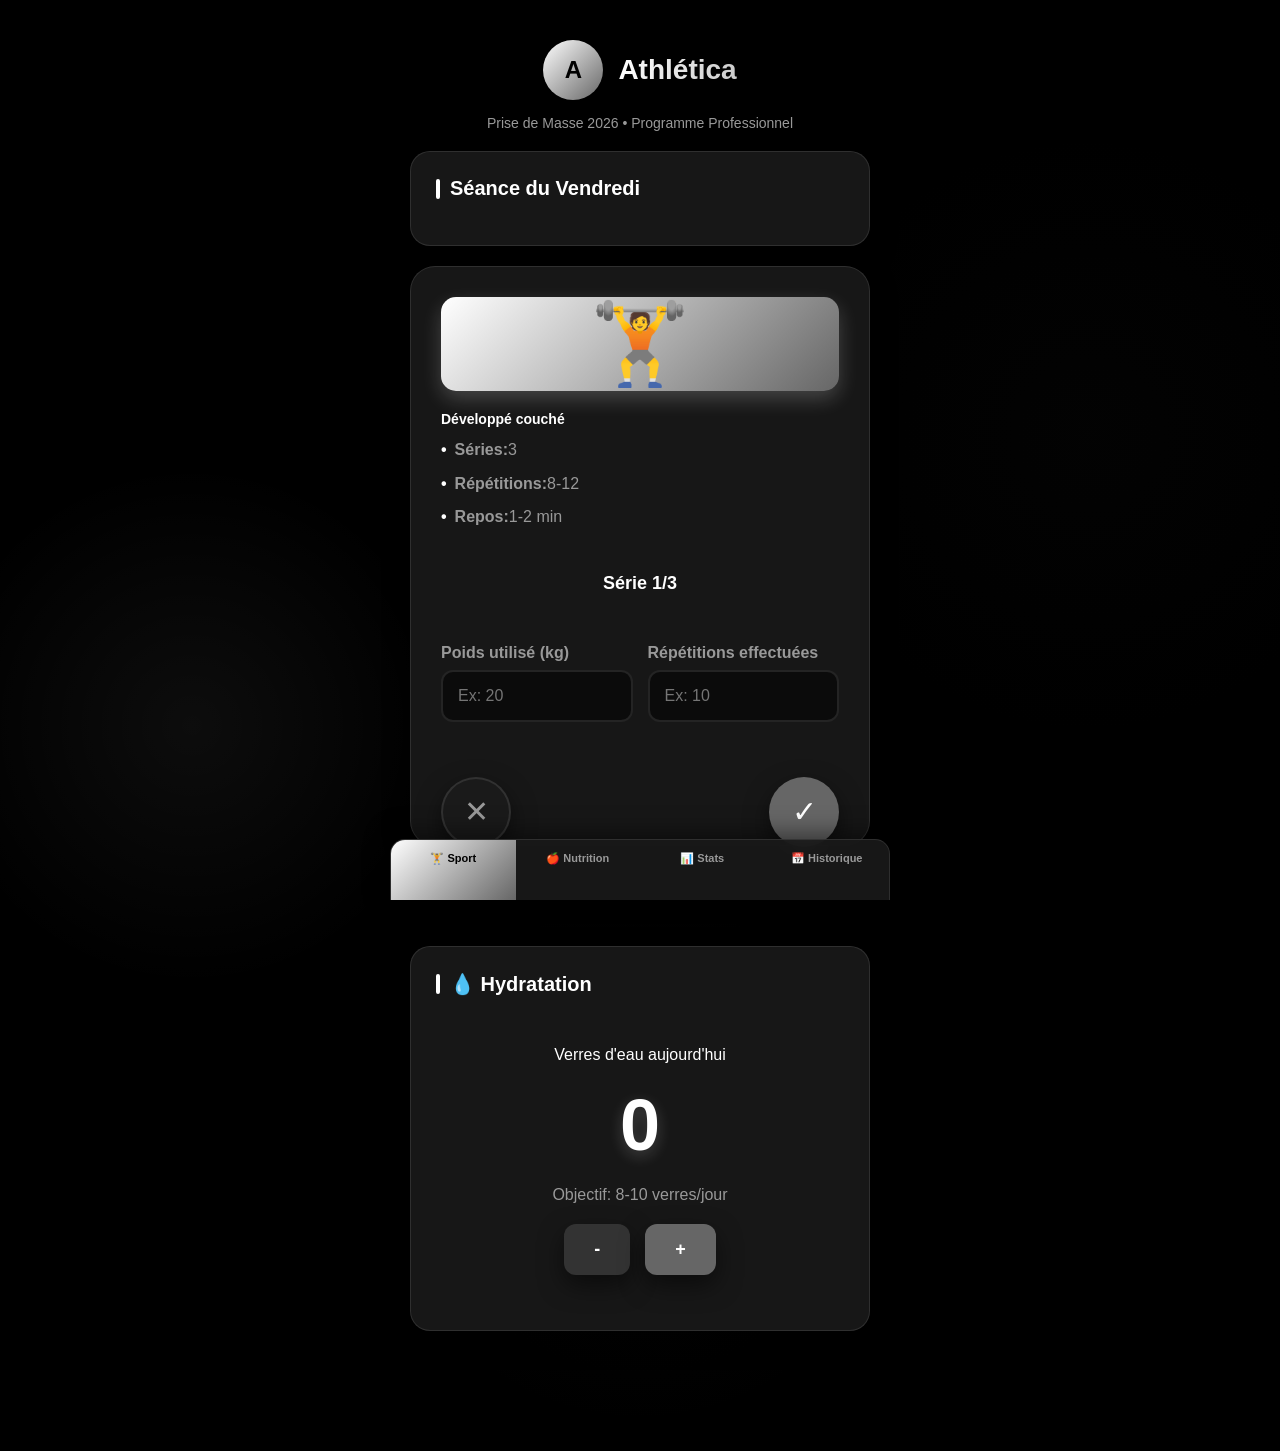
<file: Versions/V10/v10.html>
<!DOCTYPE html>
<html lang="fr">
<head>
    <meta charset="UTF-8">
    <meta name="viewport" content="width=device-width, initial-scale=1.0">
    <title>Athlética</title>
    <style>
        :root {
            --primary: #000000;
            --secondary: #1a1a1a;
            --accent: #ffffff;
            --accent-light: #cccccc;
            --success: #666666;
            --warning: #888888;
            --text: #ffffff;
            --text-secondary: #999999;
            --card-bg: rgba(26, 26, 26, 0.9);
            --gradient: linear-gradient(135deg, #ffffff 0%, #666666 100%);
            --shadow: 0 10px 25px rgba(0, 0, 0, 0.5);
        }

        * {
            margin: 0;
            padding: 0;
            box-sizing: border-box;
        }

        body {
            font-family: 'Montserrat', sans-serif;
            background: var(--primary);
            color: var(--text);
            min-height: 100vh;
            padding-bottom: 0;
            background-image: 
                radial-gradient(circle at 15% 50%, rgba(255, 255, 255, 0.05) 0%, transparent 20%),
                radial-gradient(circle at 85% 30%, rgba(26, 26, 26, 0.1) 0%, transparent 20%),
                radial-gradient(circle at 50% 80%, rgba(102, 102, 102, 0.05) 0%, transparent 20%);
        }

        .container {
            max-width: 500px;
            margin: 0 auto;
            padding: 20px;
            min-height: 100vh;
            display: flex;
            flex-direction: column;
        }

        .content {
            flex: 1;
            padding-bottom: 80px;
        }

        .header {
            text-align: center;
            padding: 20px 0;
            position: relative;
        }

        .logo-container {
            display: flex;
            align-items: center;
            justify-content: center;
            margin-bottom: 15px;
        }

        .logo {
            width: 60px;
            height: 60px;
            background: var(--gradient);
            border-radius: 50%;
            display: flex;
            align-items: center;
            justify-content: center;
            font-weight: 800;
            font-size: 24px;
            margin-right: 15px;
            box-shadow: var(--shadow);
            color: #000000;
        }

        .logo-text {
            font-size: 28px;
            font-weight: 800;
            background: linear-gradient(to right, #ffffff, #cccccc);
            -webkit-background-clip: text;
            -webkit-text-fill-color: transparent;
        }

        .header p {
            font-size: 14px;
            color: var(--text-secondary);
            font-weight: 500;
        }

        .nav-bottom {
            position: fixed;
            bottom: 0;
            left: 0;
            right: 0;
            display: flex;
            background: var(--card-bg);
            border-radius: 15px 15px 0 0;
            margin: 0;
            overflow: hidden;
            box-shadow: 0 -5px 25px rgba(0, 0, 0, 0.5);
            backdrop-filter: blur(10px);
            border: 1px solid rgba(255, 255, 255, 0.1);
            border-bottom: none;
            max-width: 500px;
            margin: 0 auto;
            z-index: 1000;
        }

        .nav-bottom .nav-btn {
            flex: 1;
            padding: 12px 5px;
            border: none;
            background: transparent;
            color: var(--text-secondary);
            font-size: 11px;
            font-weight: 600;
            cursor: pointer;
            transition: all 0.3s;
            position: relative;
            overflow: hidden;
            display: flex;
            flex-direction: column;
            align-items: center;
            gap: 4px;
            min-height: 60px;
        }

        .nav-bottom .nav-btn.active {
            color: var(--text);
            background: var(--gradient);
            color: #000000;
        }

        .nav-bottom .nav-btn:not(.active):hover {
            color: var(--text);
            background: rgba(255, 255, 255, 0.05);
        }

        .section {
            display: none;
        }

        .section.active {
            display: block;
            animation: fadeIn 0.5s ease;
        }

        @keyframes fadeIn {
            from { opacity: 0; transform: translateY(10px); }
            to { opacity: 1; transform: translateY(0); }
        }

        .card {
            background: var(--card-bg);
            border-radius: 20px;
            padding: 25px;
            margin-bottom: 20px;
            box-shadow: var(--shadow);
            backdrop-filter: blur(10px);
            border: 1px solid rgba(255, 255, 255, 0.1);
            transition: transform 0.3s ease;
        }

        .card:hover {
            transform: translateY(-5px);
        }

        .card h3 {
            color: var(--text);
            margin-bottom: 20px;
            font-size: 20px;
            font-weight: 700;
            display: flex;
            align-items: center;
        }

        .card h3::before {
            content: '';
            display: inline-block;
            width: 4px;
            height: 20px;
            background: var(--accent);
            margin-right: 10px;
            border-radius: 2px;
        }

        .swipe-container {
            position: relative;
            height: 580px;
            margin-bottom: 20px;
            perspective: 1000px;
        }

        .exercise-card {
            position: absolute;
            width: 100%;
            height: 100%;
            background: var(--card-bg);
            border-radius: 25px;
            padding: 30px;
            box-shadow: var(--shadow);
            transition: transform 0.5s, opacity 0.5s;
            touch-action: pan-y;
            display: flex;
            flex-direction: column;
            justify-content: space-between;
            border: 1px solid rgba(255, 255, 255, 0.1);
            backdrop-filter: blur(10px);
            cursor: grab;
            user-select: none;
        }

        .exercise-card:active {
            cursor: grabbing;
        }

        .exercise-card.swiped-left {
            transform: translateX(-150%) rotate(-20deg);
            opacity: 0;
        }

        .exercise-card.swiped-right {
            transform: translateX(150%) rotate(20deg);
            opacity: 0;
        }

        .exercise-header {
            text-align: center;
            margin-bottom: 20px;
        }

        .exercise-image {
            width: 100%;
            height: 200px;
            background: var(--gradient);
            border-radius: 15px;
            display: flex;
            align-items: center;
            justify-content: center;
            font-size: 80px;
            margin-bottom: 20px;
            box-shadow: 0 8px 20px rgba(255, 255, 255, 0.2);
            color: #000000;
        }

        .exercise-name {
            font-size: 26px;
            font-weight: 700;
            color: var(--text);
            margin-bottom: 10px;
        }

        .exercise-details {
            color: var(--text-secondary);
            margin-bottom: 20px;
            line-height: 1.6;
        }

        .exercise-details p {
            margin-bottom: 8px;
            display: flex;
            align-items: center;
        }

        .exercise-details p::before {
            content: '•';
            color: var(--accent);
            margin-right: 8px;
            font-weight: bold;
        }

        .series-input {
            margin: 15px 0;
        }

        .series-input label {
            display: block;
            margin-bottom: 8px;
            color: var(--text-secondary);
            font-weight: 600;
        }

        .series-input input {
            width: 100%;
            padding: 15px;
            border: 2px solid rgba(255, 255, 255, 0.1);
            border-radius: 12px;
            font-size: 16px;
            background: rgba(0, 0, 0, 0.5);
            color: var(--text);
            transition: all 0.3s;
        }

        .series-input input:focus {
            outline: none;
            border-color: var(--accent);
            box-shadow: 0 0 0 3px rgba(255, 255, 255, 0.2);
        }

        .swipe-buttons {
            display: flex;
            justify-content: space-between;
            margin-top: 20px;
        }

        .swipe-btn {
            width: 70px;
            height: 70px;
            border-radius: 50%;
            border: none;
            font-size: 30px;
            cursor: pointer;
            box-shadow: var(--shadow);
            transition: transform 0.2s, box-shadow 0.2s;
            display: flex;
            align-items: center;
            justify-content: center;
        }

        .swipe-btn:active {
            transform: scale(0.95);
        }

        .btn-skip {
            background: var(--secondary);
            color: var(--text-secondary);
            border: 2px solid rgba(255, 255, 255, 0.1);
        }

        .btn-done {
            background: var(--success);
            color: white;
        }

        .swipe-feedback {
            position: absolute;
            top: 50%;
            transform: translateY(-50%);
            font-size: 24px;
            font-weight: bold;
            padding: 10px 20px;
            border-radius: 10px;
            opacity: 0;
            transition: opacity 0.3s;
            pointer-events: none;
            z-index: 10;
            backdrop-filter: blur(10px);
        }

        .swipe-feedback.left {
            left: 20px;
            background: rgba(102, 102, 102, 0.8);
            color: white;
        }

        .swipe-feedback.right {
            right: 20px;
            background: rgba(153, 153, 153, 0.8);
            color: white;
        }

        .rest-timer {
            text-align: center;
            padding: 30px;
            background: rgba(0, 0, 0, 0.5);
            border-radius: 20px;
            margin: 20px 0;
            border: 1px solid rgba(255, 255, 255, 0.1);
            cursor: default;
        }

        .rest-timer .exercise-card {
            cursor: default !important;
        }

        .swipe-disabled {
            cursor: default !important;
        }

        .swipe-disabled .swipe-indicator {
            opacity: 0.3;
        }

        .water-counter {
            text-align: center;
            padding: 30px;
        }

        .water-count {
            font-size: 72px;
            font-weight: bold;
            color: var(--accent);
            margin: 20px 0;
            text-shadow: 0 5px 15px rgba(255, 255, 255, 0.2);
        }

        .water-buttons {
            display: flex;
            gap: 15px;
            justify-content: center;
            margin-top: 20px;
        }

        .water-btn {
            padding: 15px 30px;
            border: none;
            border-radius: 12px;
            font-size: 18px;
            cursor: pointer;
            font-weight: bold;
            transition: transform 0.2s, box-shadow 0.2s;
            box-shadow: var(--shadow);
        }

        .water-btn:active {
            transform: scale(0.95);
        }

        .btn-add {
            background: var(--success);
            color: white;
        }

        .btn-remove {
            background: #333333;
            color: white;
        }

        .meal-item {
            padding: 15px;
            border-bottom: 1px solid rgba(255, 255, 255, 0.1);
            transition: background 0.3s;
        }

        .meal-item:hover {
            background: rgba(255, 255, 255, 0.05);
            border-radius: 10px;
        }

        .meal-item:last-child {
            border-bottom: none;
        }

        .meal-name {
            font-weight: 600;
            color: var(--text);
            margin-bottom: 5px;
            display: flex;
            align-items: center;
        }

        .meal-name::before {
            content: '🍽️';
            margin-right: 8px;
        }

        .meal-details {
            color: var(--text-secondary);
            font-size: 14px;
            line-height: 1.5;
        }

        .checkbox-item {
            display: flex;
            align-items: center;
            padding: 12px;
            cursor: pointer;
            transition: background 0.3s;
            border-radius: 10px;
        }

        .checkbox-item:hover {
            background: rgba(255, 255, 255, 0.05);
        }

        .checkbox-item input {
            width: 22px;
            height: 22px;
            margin-right: 12px;
            cursor: pointer;
            accent-color: var(--accent);
        }

        .stat-card {
            background: var(--gradient);
            color: #000000;
            padding: 25px;
            border-radius: 20px;
            margin-bottom: 20px;
            text-align: center;
            box-shadow: var(--shadow);
            position: relative;
            overflow: hidden;
        }

        .stat-card::before {
            content: '';
            position: absolute;
            top: -50%;
            left: -50%;
            width: 200%;
            height: 200%;
            background: radial-gradient(circle, rgba(255,255,255,0.1) 0%, transparent 70%);
            transform: rotate(30deg);
        }

        .stat-number {
            font-size: 48px;
            font-weight: 800;
            margin: 10px 0;
            text-shadow: 0 5px 15px rgba(0, 0, 0, 0.3);
        }

        .stat-label {
            font-size: 16px;
            opacity: 0.9;
            font-weight: 600;
        }

        .history-item {
            padding: 15px;
            border-left: 4px solid var(--accent);
            margin-bottom: 10px;
            background: rgba(0, 0, 0, 0.5);
            border-radius: 10px;
            transition: transform 0.3s;
        }

        .history-item:hover {
            transform: translateX(5px);
        }

        .history-date {
            font-weight: bold;
            color: var(--accent);
            margin-bottom: 5px;
        }

        .history-details {
            font-size: 14px;
            color: var(--text-secondary);
        }

        .btn-primary {
            width: 100%;
            padding: 18px;
            background: var(--gradient);
            color: #000000;
            border: none;
            border-radius: 15px;
            font-size: 16px;
            font-weight: 700;
            cursor: pointer;
            margin-top: 10px;
            box-shadow: var(--shadow);
            transition: transform 0.2s, box-shadow 0.2s;
            position: relative;
            overflow: hidden;
        }

        .btn-primary:active {
            transform: scale(0.98);
        }

        .btn-primary::before {
            content: '';
            position: absolute;
            top: 0;
            left: -100%;
            width: 100%;
            height: 100%;
            background: linear-gradient(90deg, transparent, rgba(255,255,255,0.2), transparent);
            transition: left 0.5s;
        }

        .btn-primary:hover::before {
            left: 100%;
        }

        .day-selector {
            display: flex;
            gap: 10px;
            margin-bottom: 20px;
            overflow-x: auto;
            padding: 5px 0;
        }

        .day-btn {
            padding: 12px 20px;
            border: 2px solid var(--accent);
            background: transparent;
            color: var(--accent);
            border-radius: 12px;
            cursor: pointer;
            white-space: nowrap;
            font-weight: 600;
            transition: all 0.3s;
        }

        .day-btn.active {
            background: var(--accent);
            color: #000000;
            box-shadow: 0 5px 15px rgba(255, 255, 255, 0.2);
        }

        .day-btn:hover:not(.active) {
            background: rgba(255, 255, 255, 0.1);
        }

        .no-data {
            text-align: center;
            padding: 40px;
            color: var(--text-secondary);
        }

        .series-progress {
            text-align: center;
            margin: 15px 0;
            font-size: 18px;
            font-weight: bold;
            color: var(--accent);
        }

        .timer-display {
            font-size: 64px;
            font-weight: 800;
            color: var(--accent);
            margin: 20px 0;
            text-shadow: 0 5px 15px rgba(255, 255, 255, 0.2);
        }

        .timer-label {
            font-size: 18px;
            color: var(--text-secondary);
            margin-bottom: 15px;
        }

        .skip-rest-btn {
            padding: 12px 25px;
            background: var(--secondary);
            color: var(--text);
            border: none;
            border-radius: 12px;
            font-size: 16px;
            cursor: pointer;
            margin-top: 15px;
            font-weight: 600;
            transition: all 0.3s;
            border: 1px solid rgba(255, 255, 255, 0.1);
        }

        .skip-rest-btn:hover {
            background: rgba(255, 255, 255, 0.1);
        }

        .series-inputs {
            display: flex;
            gap: 15px;
            margin: 20px 0;
        }

        .series-inputs input {
            flex: 1;
            padding: 15px;
            border: 2px solid rgba(255, 255, 255, 0.1);
            border-radius: 12px;
            font-size: 16px;
            background: rgba(0, 0, 0, 0.5);
            color: var(--text);
            transition: all 0.3s;
        }

        .series-inputs input:focus {
            outline: none;
            border-color: var(--accent);
            box-shadow: 0 0 0 3px rgba(255, 255, 255, 0.2);
        }

        .cardio-inputs {
            display: flex;
            flex-direction: column;
            gap: 20px;
            margin: 20px 0;
        }

        .cardio-input {
            display: flex;
            flex-direction: column;
        }

        .cardio-input label {
            display: block;
            margin-bottom: 8px;
            color: var(--text-secondary);
            font-weight: 600;
        }

        .cardio-input input {
            width: 100%;
            padding: 15px;
            border: 2px solid rgba(255, 255, 255, 0.1);
            border-radius: 12px;
            font-size: 16px;
            background: rgba(0, 0, 0, 0.5);
            color: var(--text);
            transition: all 0.3s;
        }

        .cardio-input input:focus {
            outline: none;
            border-color: var(--accent);
            box-shadow: 0 0 0 3px rgba(255, 255, 255, 0.2);
        }

        .badminton-card {
            text-align: center;
            padding: 30px;
        }

        .badminton-question {
            font-size: 22px;
            margin-bottom: 40px;
            color: var(--text);
            font-weight: 600;
        }

        .auto-day {
            background: var(--warning) !important;
            color: var(--primary) !important;
            font-weight: bold;
            border-color: var(--warning);
        }

        @keyframes pulse {
            0% { transform: scale(1); }
            50% { transform: scale(1.05); }
            100% { transform: scale(1); }
        }

        .auto-day {
            animation: pulse 2s infinite;
        }

        ::-webkit-scrollbar {
            width: 8px;
            height: 8px;
        }

        ::-webkit-scrollbar-track {
            background: rgba(255, 255, 255, 0.05);
            border-radius: 10px;
        }

        ::-webkit-scrollbar-thumb {
            background: var(--accent);
            border-radius: 10px;
        }

        ::-webkit-scrollbar-thumb:hover {
            background: var(--accent-light);
        }

        /* NOUVEAUX STYLES UNIQUEMENT POUR LES STATISTIQUES */
        .stats-date-selector {
            display: flex;
            gap: 10px;
            margin-bottom: 20px;
            overflow-x: auto;
            padding: 5px 0;
        }

        .date-btn {
            padding: 10px 15px;
            border: 2px solid var(--accent);
            background: transparent;
            color: var(--accent);
            border-radius: 10px;
            cursor: pointer;
            white-space: nowrap;
            font-weight: 600;
            transition: all 0.3s;
            font-size: 14px;
        }

        .date-btn.active {
            background: var(--accent);
            color: #000000;
            box-shadow: 0 3px 10px rgba(255, 255, 255, 0.2);
        }

        .date-btn:hover:not(.active) {
            background: rgba(255, 255, 255, 0.1);
        }

        .chart-container {
            background: var(--card-bg);
            border-radius: 15px;
            padding: 20px;
            margin-bottom: 20px;
            box-shadow: var(--shadow);
            backdrop-filter: blur(10px);
            border: 1px solid rgba(255, 255, 255, 0.1);
        }

        .chart-title {
            font-size: 18px;
            font-weight: 700;
            margin-bottom: 15px;
            color: var(--text);
            display: flex;
            align-items: center;
        }

        .chart-title::before {
            content: '';
            display: inline-block;
            width: 4px;
            height: 18px;
            background: var(--accent);
            margin-right: 10px;
            border-radius: 2px;
        }

        .chart {
            height: 200px;
            position: relative;
            margin: 15px 0;
        }

        .bar-chart {
            display: flex;
            align-items: flex-end;
            justify-content: space-between;
            height: 150px;
            padding: 0 10px;
        }

        .bar {
            flex: 1;
            margin: 0 5px;
            background: var(--gradient);
            border-radius: 5px 5px 0 0;
            position: relative;
            transition: all 0.3s;
            min-height: 5px;
        }

        .bar:hover {
            opacity: 0.8;
            transform: scale(1.05);
        }

        .bar-label {
            position: absolute;
            bottom: -25px;
            left: 0;
            right: 0;
            text-align: center;
            font-size: 12px;
            color: var(--text-secondary);
        }

        .bar-value {
            position: absolute;
            top: -25px;
            left: 0;
            right: 0;
            text-align: center;
            font-size: 12px;
            font-weight: bold;
            color: var(--text);
        }

        .stats-summary {
            display: grid;
            grid-template-columns: 1fr 1fr;
            gap: 15px;
            margin-top: 20px;
        }

        .stat-item {
            background: rgba(0, 0, 0, 0.5);
            padding: 15px;
            border-radius: 10px;
            text-align: center;
        }

        .stat-value {
            font-size: 24px;
            font-weight: bold;
            color: var(--accent);
            margin-bottom: 5px;
        }

        .stat-name {
            font-size: 12px;
            color: var(--text-secondary);
        }

        .progress-bar {
            height: 8px;
            background: rgba(255, 255, 255, 0.1);
            border-radius: 4px;
            margin: 10px 0;
            overflow: hidden;
        }

        .progress-fill {
            height: 100%;
            background: var(--gradient);
            border-radius: 4px;
            transition: width 0.5s ease;
        }

        .exercise-list {
            margin-top: 15px;
        }

        .exercise-stat {
            display: flex;
            justify-content: space-between;
            padding: 8px 0;
            border-bottom: 1px solid rgba(255, 255, 255, 0.05);
        }

        .exercise-stat:last-child {
            border-bottom: none;
        }

        .exercise-name {
            font-size: 14px;
            color: var(--text);
        }

        .exercise-value {
            font-size: 14px;
            font-weight: bold;
            color: var(--accent);
        }
    </style>
</head>
<body>
    <div class="container">
        <div class="header">
            <div class="logo-container">
                <div class="logo">A</div>
                <div class="logo-text">Athlética</div>
            </div>
            <p>Prise de Masse 2026 • Programme Professionnel</p>
        </div>

        <div class="content">
            <!-- Section Sport ORIGINALE -->
            <div id="sport" class="section active">
                <div class="card">
                    <h3>Séance du jour</h3>
                    <div class="day-selector" id="daySelector"></div>
                </div>

                <div class="swipe-container" id="swipeContainer">
                    <div class="card no-data" id="noExercise">
                        <p>Chargement de la séance...</p>
                    </div>
                </div>

                <div class="card" style="margin-top: 100px;">
                    <h3>💧 Hydratation</h3>
                    <div class="water-counter">
                        <p>Verres d'eau aujourd'hui</p>
                        <div class="water-count" id="waterCount">0</div>
                        <p style="color: var(--text-secondary);">Objectif: 8-10 verres/jour</p>
                        <div class="water-buttons">
                            <button class="water-btn btn-remove" onclick="changeWater(-1)">-</button>
                            <button class="water-btn btn-add" onclick="changeWater(1)">+</button>
                        </div>
                    </div>
                </div>
            </div>

            <!-- Section Nutrition ORIGINALE -->
            <div id="nutrition" class="section">
                <div class="card">
                    <h3>🍽️ Plan Alimentaire</h3>
                    <div class="meal-item">
                        <div class="meal-name">Petit-déjeuner</div>
                        <div class="meal-details">Porridge (60g flocons d'avoine) + 2 œufs + 1 banane<br>~30g protéines, 600 kcal</div>
                    </div>
                    <div class="meal-item">
                        <div class="meal-name">Collation Matin</div>
                        <div class="meal-details">Yaourt nature + fruits secs/noix ou smoothie<br>~15-20g protéines</div>
                    </div>
                    <div class="meal-item">
                        <div class="meal-name">Déjeuner</div>
                        <div class="meal-details">150-200g poulet/thon + 150g riz complet + légumes verts<br>~40-50g protéines</div>
                    </div>
                    <div class="meal-item">
                        <div class="meal-name">Goûter</div>
                        <div class="meal-details">Sandwich jambon-fromage complet ou 2 œufs + pain + fruit<br>~20g protéines</div>
                    </div>
                    <div class="meal-item">
                        <div class="meal-name">Dîner</div>
                        <div class="meal-details">150-200g poisson/viande + pommes de terre/pâtes + légumes<br>~30-40g protéines</div>
                    </div>
                    <div class="meal-item">
                        <div class="meal-name">Collation Soir</div>
                        <div class="meal-details">150g fromage blanc 0% ou shake protéiné<br>~15g protéines</div>
                    </div>
                </div>

                <div class="card">
                    <h3>✅ Repas pris aujourd'hui</h3>
                    <div class="checkbox-item">
                        <input type="checkbox" id="meal1" onchange="saveMeals()">
                        <label for="meal1">Petit-déjeuner</label>
                    </div>
                    <div class="checkbox-item">
                        <input type="checkbox" id="meal2" onchange="saveMeals()">
                        <label for="meal2">Collation Matin</label>
                    </div>
                    <div class="checkbox-item">
                        <input type="checkbox" id="meal3" onchange="saveMeals()">
                        <label for="meal3">Déjeuner</label>
                    </div>
                    <div class="checkbox-item">
                        <input type="checkbox" id="meal4" onchange="saveMeals()">
                        <label for="meal4">Goûter</label>
                    </div>
                    <div class="checkbox-item">
                        <input type="checkbox" id="meal5" onchange="saveMeals()">
                        <label for="meal5">Dîner</label>
                    </div>
                    <div class="checkbox-item">
                        <input type="checkbox" id="meal6" onchange="saveMeals()">
                        <label for="meal6">Collation Soir</label>
                    </div>
                </div>

                <div class="card">
                    <h3>📊 Objectifs Nutritionnels</h3>
                    <p><strong>Calories:</strong> 2500-2700 kcal/jour</p>
                    <p><strong>Protéines:</strong> 115-160g/jour (1.6-2.2g/kg)</p>
                    <p><strong>Glucides:</strong> Féculents à chaque repas</p>
                    <p><strong>Lipides:</strong> 25-30% des calories</p>
                </div>
            </div>

            <!-- Section Stats MODIFIÉE -->
            <div id="stats" class="section">
                <div class="card">
                    <h3>📈 Statistiques Détaillées</h3>
                    <div class="stats-date-selector" id="statsDateSelector"></div>
                </div>

                <div class="card">
                    <h3>💧 Hydratation</h3>
                    <div class="chart-container">
                        <div class="chart-title">Verres d'eau consommés</div>
                        <div class="chart">
                            <div class="bar-chart" id="waterChart"></div>
                        </div>
                    </div>
                </div>

                <div class="card">
                    <h3>🏋️ Performance d'entraînement</h3>
                    <div class="chart-container">
                        <div class="chart-title">Exercices complétés</div>
                        <div class="chart">
                            <div class="bar-chart" id="exerciseChart"></div>
                        </div>
                    </div>
                </div>

                <div class="card">
                    <h3>📊 Résumé de la séance</h3>
                    <div class="stats-summary" id="statsSummary"></div>
                    
                    <div class="exercise-list" id="exerciseStats"></div>
                </div>
            </div>

            <!-- Section Historique ORIGINALE -->
            <div id="history" class="section">
                <div class="card">
                    <h3>📅 Historique des séances</h3>
                    <div id="historyList"></div>
                </div>

                <button class="btn-primary" onclick="exportData()">📥 Exporter les données</button>
                <button class="btn-primary" onclick="clearData()" style="background: var(--accent);">🗑️ Réinitialiser</button>
            </div>
        </div>

        <!-- Navigation en bas ORIGINALE -->
        <div class="nav-bottom">
            <button class="nav-btn active" onclick="showSection('sport')">🏋️ Sport</button>
            <button class="nav-btn" onclick="showSection('nutrition')">🍎 Nutrition</button>
            <button class="nav-btn" onclick="showSection('stats')">📊 Stats</button>
            <button class="nav-btn" onclick="showSection('history')">📅 Historique</button>
        </div>
    </div>

    <script>
        // TOUT LE CODE JAVASCRIPT ORIGINAL RESTE IDENTIQUE
        // Programme d'entraînement complet
        const workoutProgram = {
            'Lundi': {
                name: 'Cardio',
                type: 'cardio',
                exercises: [
                    { name: 'Course à pied', icon: '🏃', duration: '30-45 min' }
                ]
            },
            'Mardi': {
                name: 'Badminton',
                type: 'badminton',
                exercises: [
                    { name: 'Badminton', icon: '🏸', duration: '1-2h' }
                ]
            },
            'Mercredi': {
                name: 'Cardio',
                type: 'cardio',
                exercises: [
                    { name: 'Course à pied', icon: '🏃', duration: '30-45 min' }
                ]
            },
            'Jeudi': {
                name: 'Repos',
                type: 'rest',
                exercises: []
            },
            'Vendredi': {
                name: 'Pecs/Épaules/Triceps',
                type: 'muscu',
                warmup: 'échauffement rameur ou vélo',
                exercises: [
                    { name: 'Développé couché', icon: '🏋️', sets: 3, reps: '8-12', rest: '1-2 min' },
                    { name: 'Développé militaire', icon: '💪', sets: 3, reps: '8-12', rest: '1 min' },
                    { name: 'Élévations latérales', icon: '🦅', sets: 3, reps: '10-12', rest: '75 sec' },
                    { name: 'Dips', icon: '🤸', sets: 3, reps: '10', rest: '1 min' },
                    { name: 'Extension triceps', icon: '💥', sets: 3, reps: '10-12', rest: '75 sec' }
                ]
            },
            'Samedi': {
                name: 'Dos/Biceps',
                type: 'muscu',
                warmup: 'échauffement rameur',
                exercises: [
                    { name: 'Tractions/Tirage vertical', icon: '🎯', sets: 3, reps: '8-12', rest: '1-2 min' },
                    { name: 'Rowing', icon: '🚣', sets: 3, reps: '8-12', rest: '1-2 min' },
                    { name: 'Tirage assis', icon: '⚡', sets: 3, reps: '10', rest: '1 min' },
                    { name: 'Curl barre', icon: '💪', sets: 3, reps: '10-12', rest: '1 min' },
                    { name: 'Curl marteau', icon: '🔨', sets: 2, reps: '10-12', rest: '75 sec' }
                ]
            },
            'Dimanche': {
                name: 'Jambes/Abdominaux',
                type: 'muscu',
                warmup: 'échauffement vélo',
                exercises: [
                    { name: 'Squat/Presse', icon: '🦵', sets: 3, reps: '8-12', rest: '1-2 min' },
                    { name: 'Fentes', icon: '🏃', sets: 3, reps: '10', rest: '75-90 sec' },
                    { name: 'Leg curl', icon: '🦿', sets: 3, reps: '10', rest: '1 min' },
                    { name: 'Mollets debout', icon: '👟', sets: 4, reps: '12-15', rest: '1 min' },
                    { name: 'Crunchs', icon: '📐', sets: 3, reps: '15', rest: '30 sec' },
                    { name: 'Gainage', icon: '🧘', sets: 3, reps: '30-45 sec', rest: '30 sec' }
                ]
            }
        };

        // Variables globales ORIGINALES
        let currentDay = '';
        let currentExerciseIndex = 0;
        let currentSeriesIndex = 0;
        let workoutData = {};
        let waterCount = 0;
        let restTimer = null;
        let restTimeLeft = 0;

        // Variables pour le swipe ORIGINALES
        let startX = 0;
        let currentX = 0;
        let isSwiping = false;
        let swipeEnabled = true;

        // Contrôle du swipe ORIGINAL
        function enableSwipe() {
            swipeEnabled = true;
        }

        function disableSwipe() {
            swipeEnabled = false;
        }

        // Initialisation ORIGINALE
        function init() {
            loadData();
            createDaySelector();
            updateWaterDisplay();
            loadMeals();
            updateStats();
            updateHistory();
            setupSwipeHandlers();
            
            // Sélection automatique du jour actuel
            autoSelectDay();
            
            // Initialiser les statistiques
            initializeStatsDateSelector();
        }

        // Sauvegarde et chargement des données ORIGINAUX
        function saveData() {
            const today = new Date().toISOString().split('T')[0];
            const data = {
                workouts: workoutData,
                water: { [today]: waterCount },
                lastUpdate: today
            };
            localStorage.setItem('fitnessData', JSON.stringify(data));
        }

        function loadData() {
            const saved = localStorage.getItem('fitnessData');
            if (saved) {
                const data = JSON.parse(saved);
                workoutData = data.workouts || {};
                const today = new Date().toISOString().split('T')[0];
                waterCount = (data.water && data.water[today]) || 0;
            }
        }

        // Navigation ORIGINALE
        function showSection(section) {
            document.querySelectorAll('.section').forEach(s => s.classList.remove('active'));
            document.querySelectorAll('.nav-btn').forEach(b => b.classList.remove('active'));
            document.getElementById(section).classList.add('active');
            event.target.classList.add('active');

            if (section === 'stats') {
                updateStatsCharts();
            }
            if (section === 'history') updateHistory();
        }

        // Sélecteur de jour ORIGINAL
        function createDaySelector() {
            const selector = document.getElementById('daySelector');
            const days = ['Lundi', 'Mardi', 'Mercredi', 'Jeudi', 'Vendredi', 'Samedi', 'Dimanche'];
            
            days.forEach(day => {
                const btn = document.createElement('button');
                btn.className = 'day-btn';
                btn.textContent = day;
                btn.onclick = () => selectDay(day);
                selector.appendChild(btn);
            });
        }

        // Sélection automatique du jour ORIGINALE
        function autoSelectDay() {
            const days = ['Dimanche', 'Lundi', 'Mardi', 'Mercredi', 'Jeudi', 'Vendredi', 'Samedi'];
            const today = new Date().getDay();
            const todayName = days[today];
            
            selectDay(todayName);
            
            // Masquer le sélecteur de jour après sélection automatique
            document.getElementById('daySelector').style.display = 'none';
            
            // Mettre à jour le titre pour afficher le jour sélectionné
            const titleElement = document.querySelector('#sport .card h3');
            if (titleElement) {
                titleElement.textContent = `Séance du ${todayName}`;
            }
        }

        function selectDay(day) {
            currentDay = day;
            currentExerciseIndex = 0;
            currentSeriesIndex = 0;
            
            document.querySelectorAll('.day-btn').forEach(btn => {
                btn.classList.toggle('active', btn.textContent === day);
            });

            displayExercise();
        }

        // Fonctions de gestion du swipe ORIGINALES
        function setupSwipeHandlers() {
            const container = document.getElementById('swipeContainer');
            
            container.addEventListener('touchstart', handleTouchStart, { passive: false });
            container.addEventListener('touchmove', handleTouchMove, { passive: false });
            container.addEventListener('touchend', handleTouchEnd);
            
            container.addEventListener('mousedown', handleMouseDown);
            container.addEventListener('mousemove', handleMouseMove);
            container.addEventListener('mouseup', handleMouseUp);
            container.addEventListener('mouseleave', handleMouseUp);
        }

        function handleTouchStart(e) {
            if (!swipeEnabled || e.touches.length !== 1) return;
            
            startX = e.touches[0].clientX;
            currentX = startX;
            isSwiping = true;
            e.preventDefault();
        }

        function handleTouchMove(e) {
            if (!swipeEnabled || !isSwiping) return;
            
            if (e.touches.length === 1) {
                currentX = e.touches[0].clientX;
                updateCardPosition();
                e.preventDefault();
            }
        }

        function handleTouchEnd() {
            if (!swipeEnabled || !isSwiping) return;
            
            handleSwipeEnd();
            isSwiping = false;
        }

        function handleMouseDown(e) {
            if (!swipeEnabled) return;
            
            startX = e.clientX;
            currentX = startX;
            isSwiping = true;
            e.preventDefault();
        }

        function handleMouseMove(e) {
            if (!swipeEnabled || !isSwiping) return;
            
            currentX = e.clientX;
            updateCardPosition();
            e.preventDefault();
        }

        function handleMouseUp() {
            if (!swipeEnabled || !isSwiping) return;
            
            handleSwipeEnd();
            isSwiping = false;
        }

        function updateCardPosition() {
            const card = document.querySelector('.exercise-card');
            if (!card) return;
            
            const deltaX = currentX - startX;
            const rotation = deltaX * 0.1;
            
            card.style.transform = `translateX(${deltaX}px) rotate(${rotation}deg)`;
            card.style.transition = 'none';
            
            // Feedback visuel
            const leftFeedback = card.querySelector('.swipe-feedback.left');
            const rightFeedback = card.querySelector('.swipe-feedback.right');
            
            if (deltaX > 50) {
                card.style.backgroundColor = 'rgba(56, 161, 105, 0.3)';
                if (rightFeedback) rightFeedback.style.opacity = Math.min(deltaX / 100, 1);
                if (leftFeedback) leftFeedback.style.opacity = '0';
            } else if (deltaX < -50) {
                card.style.backgroundColor = 'rgba(229, 62, 62, 0.3)';
                if (leftFeedback) leftFeedback.style.opacity = Math.min(-deltaX / 100, 1);
                if (rightFeedback) rightFeedback.style.opacity = '0';
            } else {
                card.style.backgroundColor = '';
                if (leftFeedback) leftFeedback.style.opacity = '0';
                if (rightFeedback) rightFeedback.style.opacity = '0';
            }
        }

        function handleSwipeEnd() {
            const card = document.querySelector('.exercise-card');
            if (!card) return;
            
            const deltaX = currentX - startX;
            const swipeThreshold = 100;
            
            card.style.transition = 'transform 0.3s ease, opacity 0.3s ease';
            
            if (deltaX > swipeThreshold) {
                completeCurrentAction();
            } else if (deltaX < -swipeThreshold) {
                skipCurrentAction();
            } else {
                card.style.transform = 'translateX(0) rotate(0deg)';
                card.style.backgroundColor = '';
                
                const leftFeedback = card.querySelector('.swipe-feedback.left');
                const rightFeedback = card.querySelector('.swipe-feedback.right');
                if (leftFeedback) leftFeedback.style.opacity = '0';
                if (rightFeedback) rightFeedback.style.opacity = '0';
            }
        }

        function completeCurrentAction() {
            const card = document.querySelector('.exercise-card');
            if (!card) return;
            
            card.style.transform = 'translateX(150%) rotate(20deg)';
            card.style.opacity = '0';
            
            setTimeout(() => {
                const workout = workoutProgram[currentDay];
                if (workout.type === 'cardio') {
                    completeCardio();
                } else if (workout.type === 'badminton') {
                    completeBadminton();
                } else if (workout.type === 'muscu') {
                    completeSeries();
                }
            }, 300);
        }

        function skipCurrentAction() {
            const card = document.querySelector('.exercise-card');
            if (!card) return;
            
            card.style.transform = 'translateX(-150%) rotate(-20deg)';
            card.style.opacity = '0';
            
            setTimeout(() => {
                const workout = workoutProgram[currentDay];
                if (workout.type === 'cardio' || workout.type === 'badminton') {
                    skipExercise();
                } else if (workout.type === 'muscu') {
                    skipSeries();
                }
            }, 300);
        }

        // Affichage des exercices ORIGINAL
        function displayExercise() {
            const container = document.getElementById('swipeContainer');
            
            if (!currentDay) {
                container.innerHTML = '<div class="card no-data"><p>Sélectionnez un jour d\'entraînement</p></div>';
                return;
            }

            const workout = workoutProgram[currentDay];
            const exercises = workout.exercises;

            if (currentExerciseIndex >= exercises.length) {
                container.innerHTML = '<div class="card"><h3>✅ Séance terminée!</h3><p>Bravo! Pensez à vous hydrater et à bien récupérer.</p><button class="btn-primary" onclick="resetWorkout()">Recommencer</button></div>';
                saveWorkoutComplete();
                return;
            }

            const exercise = exercises[currentExerciseIndex];
            
            if (workout.type === 'cardio') {
                displayCardioExercise(exercise, container);
            } else if (workout.type === 'badminton') {
                displayBadmintonExercise(exercise, container);
            } else if (workout.type === 'muscu') {
                displayMuscuExercise(exercise, container);
            } else if (workout.type === 'rest') {
                container.innerHTML = '<div class="card"><h3>🛌 Jour de repos</h3><p>Profitez de votre journée de récupération!</p></div>';
            }
        }

        // Affichage d'un exercice de cardio ORIGINAL
        function displayCardioExercise(exercise, container) {
            enableSwipe();
            
            const card = document.createElement('div');
            card.className = 'exercise-card';
            card.innerHTML = `
                <div class="swipe-feedback left">Passer</div>
                <div class="swipe-feedback right">Terminer</div>
                
                <div class="exercise-image">${exercise.icon}</div>
                <div class="exercise-name">${exercise.name}</div>
                <div class="exercise-details">
                    <p><strong>Durée recommandée:</strong> ${exercise.duration}</p>
                </div>
                <div class="cardio-inputs">
                    <div class="cardio-input">
                        <label>Durée réelle (minutes)</label>
                        <input type="number" id="duration" placeholder="Ex: 35">
                    </div>
                    <div class="cardio-input">
                        <label>Distance parcourue (km) - optionnel</label>
                        <input type="number" id="distance" placeholder="Ex: 5.2">
                    </div>
                </div>
                <div class="swipe-buttons">
                    <button class="swipe-btn btn-skip" onclick="skipExercise()">✕</button>
                    <button class="swipe-btn btn-done" onclick="completeCardio()">✓</button>
                </div>
            `;

            container.innerHTML = '';
            container.appendChild(card);
        }

        // Affichage d'un exercice de badminton ORIGINAL
        function displayBadmintonExercise(exercise, container) {
            enableSwipe();
            
            const card = document.createElement('div');
            card.className = 'exercise-card';
            card.innerHTML = `
                <div class="swipe-feedback left">Non</div>
                <div class="swipe-feedback right">Oui</div>
                
                <div class="badminton-card">
                    <div class="exercise-image">${exercise.icon}</div>
                    <div class="exercise-name">${exercise.name}</div>
                    <div class="badminton-question">Avez-vous joué au badminton aujourd'hui?</div>
                    <div class="swipe-buttons">
                        <button class="swipe-btn btn-skip" onclick="skipBadminton()">✕ Non</button>
                        <button class="swipe-btn btn-done" onclick="completeBadminton()">✓ Oui</button>
                    </div>
                </div>
            `;

            container.innerHTML = '';
            container.appendChild(card);
        }

        // Affichage d'un exercice de musculation ORIGINAL
        function displayMuscuExercise(exercise, container) {
            const card = document.createElement('div');
            card.className = 'exercise-card';
            
            // Si on est en phase de repos
            if (restTimeLeft > 0) {
                disableSwipe();
                
                card.innerHTML = `
                    <div class="rest-timer">
                        <div class="timer-label">⏱️ Temps de repos</div>
                        <div class="timer-display" id="timerDisplay">${formatTime(restTimeLeft)}</div>
                        <div class="timer-label">Prochain exercice: ${exercise.name}</div>
                        <button class="skip-rest-btn" onclick="skipRest()">Passer le repos</button>
                    </div>
                `;

                container.innerHTML = '';
                container.appendChild(card);
                startRestTimer();
                return;
            }
            
            enableSwipe();
            
            const totalSets = exercise.sets;
            const currentSet = currentSeriesIndex + 1;
            
            card.innerHTML = `
                <div class="swipe-feedback left">Passer</div>
                <div class="swipe-feedback right">Terminer</div>
                
                <div class="exercise-image">${exercise.icon}</div>
                <div class="exercise-name">${exercise.name}</div>
                <div class="exercise-details">
                    <p><strong>Séries:</strong> ${exercise.sets}</p>
                    <p><strong>Répétitions:</strong> ${exercise.reps}</p>
                    <p><strong>Repos:</strong> ${exercise.rest}</p>
                </div>
                <div class="series-progress">Série ${currentSet}/${totalSets}</div>
                <div class="series-inputs">
                    <div class="series-input">
                        <label>Poids utilisé (kg)</label>
                        <input type="number" id="weight" placeholder="Ex: 20">
                    </div>
                    <div class="series-input">
                        <label>Répétitions effectuées</label>
                        <input type="number" id="reps" placeholder="Ex: 10">
                    </div>
                </div>
                <div class="swipe-buttons">
                    <button class="swipe-btn btn-skip" onclick="skipSeries()">✕</button>
                    <button class="swipe-btn btn-done" onclick="completeSeries()">✓</button>
                </div>
            `;

            container.innerHTML = '';
            container.appendChild(card);
        }

        // Complétion d'un exercice de cardio ORIGINAL
        function completeCardio() {
            const duration = document.getElementById('duration').value;
            const distance = document.getElementById('distance').value;
            const exercise = workoutProgram[currentDay].exercises[currentExerciseIndex];
            
            const today = new Date().toISOString().split('T')[0];
            if (!workoutData[today]) workoutData[today] = { day: currentDay, exercises: [] };
            
            workoutData[today].exercises.push({
                name: exercise.name,
                duration: duration || 0,
                distance: distance || 0,
                completed: true
            });

            saveData();
            currentExerciseIndex++;
            displayExercise();
        }

        // Complétion d'un exercice de badminton ORIGINAL
        function completeBadminton() {
            const exercise = workoutProgram[currentDay].exercises[currentExerciseIndex];
            
            const today = new Date().toISOString().split('T')[0];
            if (!workoutData[today]) workoutData[today] = { day: currentDay, exercises: [] };
            
            workoutData[today].exercises.push({
                name: exercise.name,
                completed: true
            });

            saveData();
            currentExerciseIndex++;
            displayExercise();
        }

        function skipBadminton() {
            const exercise = workoutProgram[currentDay].exercises[currentExerciseIndex];
            const today = new Date().toISOString().split('T')[0];
            if (!workoutData[today]) workoutData[today] = { day: currentDay, exercises: [] };
            
            workoutData[today].exercises.push({
                name: exercise.name,
                skipped: true
            });

            saveData();
            currentExerciseIndex++;
            displayExercise();
        }

        // Complétion d'une série de musculation ORIGINAL
        function completeSeries() {
            const weight = document.getElementById('weight').value;
            const reps = document.getElementById('reps').value;
            const exercise = workoutProgram[currentDay].exercises[currentExerciseIndex];
            
            const today = new Date().toISOString().split('T')[0];
            if (!workoutData[today]) workoutData[today] = { day: currentDay, exercises: [] };
            
            let exerciseData = workoutData[today].exercises.find(e => e.name === exercise.name);
            
            if (!exerciseData) {
                exerciseData = {
                    name: exercise.name,
                    series: []
                };
                workoutData[today].exercises.push(exerciseData);
            }
            
            exerciseData.series.push({
                set: currentSeriesIndex + 1,
                weight: weight || 0,
                reps: reps || 0
            });

            saveData();
            
            currentSeriesIndex++;
            
            if (currentSeriesIndex >= exercise.sets) {
                currentSeriesIndex = 0;
                currentExerciseIndex++;
                displayExercise();
            } else {
                startRestPeriod(exercise.rest);
            }
        }

        function skipSeries() {
            const exercise = workoutProgram[currentDay].exercises[currentExerciseIndex];
            const today = new Date().toISOString().split('T')[0];
            if (!workoutData[today]) workoutData[today] = { day: currentDay, exercises: [] };
            
            let exerciseData = workoutData[today].exercises.find(e => e.name === exercise.name);
            
            if (!exerciseData) {
                exerciseData = {
                    name: exercise.name,
                    series: []
                };
                workoutData[today].exercises.push(exerciseData);
            }
            
            exerciseData.series.push({
                set: currentSeriesIndex + 1,
                skipped: true
            });

            saveData();
            
            currentSeriesIndex++;
            
            if (currentSeriesIndex >= exercise.sets) {
                currentSeriesIndex = 0;
                currentExerciseIndex++;
                displayExercise();
            } else {
                startRestPeriod(exercise.rest);
            }
        }

        // Gestion du chrono de repos ORIGINAL
        function startRestPeriod(restTime) {
            if (restTime.includes('min')) {
                restTimeLeft = parseInt(restTime) * 60;
            } else if (restTime.includes('sec')) {
                restTimeLeft = parseInt(restTime);
            } else {
                restTimeLeft = 60;
            }
            
            displayExercise();
        }

        function startRestTimer() {
            if (restTimer) clearInterval(restTimer);
            
            restTimer = setInterval(() => {
                restTimeLeft--;
                document.getElementById('timerDisplay').textContent = formatTime(restTimeLeft);
                
                if (restTimeLeft <= 0) {
                    clearInterval(restTimer);
                    restTimer = null;
                    enableSwipe();
                    displayExercise();
                }
            }, 1000);
        }

        function skipRest() {
            if (restTimer) clearInterval(restTimer);
            restTimer = null;
            restTimeLeft = 0;
            enableSwipe();
            displayExercise();
        }

        function formatTime(seconds) {
            const mins = Math.floor(seconds / 60);
            const secs = seconds % 60;
            return `${mins}:${secs < 10 ? '0' : ''}${secs}`;
        }

        function skipExercise() {
            currentExerciseIndex++;
            displayExercise();
        }

        function resetWorkout() {
            currentExerciseIndex = 0;
            currentSeriesIndex = 0;
            displayExercise();
        }

        // Hydratation ORIGINAL
        function changeWater(amount) {
            waterCount = Math.max(0, waterCount + amount);
            updateWaterDisplay();
            saveData();
        }

        function updateWaterDisplay() {
            document.getElementById('waterCount').textContent = waterCount;
        }

        // Nutrition ORIGINAL
        function saveMeals() {
            const meals = {};
            for (let i = 1; i <= 6; i++) {
                meals[`meal${i}`] = document.getElementById(`meal${i}`).checked;
            }
            localStorage.setItem('fitnessMeals', JSON.stringify(meals));
        }

        function loadMeals() {
            const saved = localStorage.getItem('fitnessMeals');
            if (saved) {
                const meals = JSON.parse(saved);
                for (let i = 1; i <= 6; i++) {
                    document.getElementById(`meal${i}`).checked = meals[`meal${i}`] || false;
                }
            }
        }

        // Statistiques ORIGINAL (remplacé par les nouvelles fonctions)
        function updateStats() {
            // Cette fonction est maintenant remplacée par updateStatsCharts
        }

        // Historique ORIGINAL
        function updateHistory() {
            const historyList = document.getElementById('historyList');
            historyList.innerHTML = '';
            
            const sortedDates = Object.keys(workoutData).sort().reverse();
            
            if (sortedDates.length === 0) {
                historyList.innerHTML = '<p class="no-data">Aucune séance enregistrée</p>';
                return;
            }
            
            sortedDates.forEach(date => {
                const workout = workoutData[date];
                const item = document.createElement('div');
                item.className = 'history-item';
                
                let content = `<div class="history-date">${date} - ${workout.day}</div>`;
                
                if (workout.exercises && workout.exercises.length > 0) {
                    workout.exercises.forEach(ex => {
                        if (ex.series) {
                            content += `<div class="history-details">${ex.name}: ${ex.series.length} séries</div>`;
                        } else if (ex.duration) {
                            content += `<div class="history-details">${ex.name}: ${ex.duration} min</div>`;
                        } else {
                            content += `<div class="history-details">${ex.name}: ${ex.completed ? '✓' : '✕'}</div>`;
                        }
                    });
                }
                
                item.innerHTML = content;
                historyList.appendChild(item);
            });
        }

        function saveWorkoutComplete() {
            const today = new Date().toISOString().split('T')[0];
            if (workoutData[today]) {
                workoutData[today].completed = true;
                saveData();
            }
        }

        // Export et réinitialisation ORIGINAUX
        function exportData() {
            const data = {
                workouts: workoutData,
                water: waterCount,
                exportDate: new Date().toISOString()
            };
            
            const blob = new Blob([JSON.stringify(data, null, 2)], { type: 'application/json' });
            const url = URL.createObjectURL(blob);
            const a = document.createElement('a');
            a.href = url;
            a.download = `fitness-data-${new Date().toISOString().split('T')[0]}.json`;
            a.click();
            URL.revokeObjectURL(url);
        }

        function clearData() {
            if (confirm('Êtes-vous sûr de vouloir réinitialiser toutes les données?')) {
                localStorage.removeItem('fitnessData');
                localStorage.removeItem('fitnessMeals');
                workoutData = {};
                waterCount = 0;
                init();
            }
        }

        // NOUVELLES FONCTIONS POUR LES STATISTIQUES AVANCÉES
        function initializeStatsDateSelector() {
            const container = document.getElementById('statsDateSelector');
            const today = new Date().toISOString().split('T')[0];
            const dates = getLast7Days();
            
            container.innerHTML = '';
            
            dates.forEach(date => {
                const btn = document.createElement('button');
                btn.className = 'date-btn';
                btn.textContent = formatDateForDisplay(date);
                btn.dataset.date = date;
                
                if (date === today) {
                    btn.classList.add('active');
                }
                
                btn.onclick = () => {
                    document.querySelectorAll('.date-btn').forEach(b => b.classList.remove('active'));
                    btn.classList.add('active');
                    updateStatsCharts(date);
                };
                
                container.appendChild(btn);
            });
        }

        function getLast7Days() {
            const dates = [];
            for (let i = 6; i >= 0; i--) {
                const date = new Date();
                date.setDate(date.getDate() - i);
                dates.push(date.toISOString().split('T')[0]);
            }
            return dates;
        }

        function formatDateForDisplay(dateString) {
            const date = new Date(dateString);
            const today = new Date();
            const yesterday = new Date(today);
            yesterday.setDate(yesterday.getDate() - 1);
            
            if (date.toDateString() === today.toDateString()) {
                return 'Aujourd\'hui';
            } else if (date.toDateString() === yesterday.toDateString()) {
                return 'Hier';
            } else {
                const days = ['Dim', 'Lun', 'Mar', 'Mer', 'Jeu', 'Ven', 'Sam'];
                const dayName = days[date.getDay()];
                return `${dayName} ${date.getDate()}/${date.getMonth() + 1}`;
            }
        }

        function getDayNameFromDate(dateString) {
            const date = new Date(dateString);
            const days = ['Dimanche', 'Lundi', 'Mardi', 'Mercredi', 'Jeudi', 'Vendredi', 'Samedi'];
            return days[date.getDay()];
        }

        function updateStatsCharts(selectedDate = null) {
            const today = new Date().toISOString().split('T')[0];
            const dateToShow = selectedDate || today;
            
            updateWaterChart(dateToShow);
            updateExerciseChart(dateToShow);
            updateStatsSummary(dateToShow);
        }

        function updateWaterChart(date) {
            const container = document.getElementById('waterChart');
            const dates = getLast7Days();
            
            container.innerHTML = '';
            
            // Trouver la valeur maximale pour l'échelle
            let maxWater = 10;
            dates.forEach(d => {
                const water = getWaterForDate(d);
                if (water > maxWater) maxWater = water;
            });
            
            dates.forEach(d => {
                const water = getWaterForDate(d);
                const percentage = (water / maxWater) * 100;
                const isSelected = d === date;
                
                const bar = document.createElement('div');
                bar.className = 'bar';
                bar.style.height = `${Math.max(percentage, 5)}%`;
                bar.style.background = isSelected ? 'var(--gradient)' : 'var(--secondary)';
                bar.style.opacity = isSelected ? '1' : '0.7';
                
                bar.innerHTML = `
                    <div class="bar-value">${water}</div>
                    <div class="bar-label">${formatDateForDisplay(d)}</div>
                `;
                
                container.appendChild(bar);
            });
        }

        function updateExerciseChart(date) {
            const container = document.getElementById('exerciseChart');
            const dates = getLast7Days();
            
            container.innerHTML = '';
            
            // Trouver la valeur maximale pour l'échelle
            let maxExercises = 1;
            dates.forEach(d => {
                const exercises = getExercisesForDate(d);
                if (exercises > maxExercises) maxExercises = exercises;
            });
            
            dates.forEach(d => {
                const exercises = getExercisesForDate(d);
                const percentage = maxExercises > 0 ? (exercises / maxExercises) * 100 : 0;
                const isSelected = d === date;
                
                const bar = document.createElement('div');
                bar.className = 'bar';
                bar.style.height = `${Math.max(percentage, 5)}%`;
                bar.style.background = isSelected ? 'var(--gradient)' : 'var(--success)';
                bar.style.opacity = isSelected ? '1' : '0.7';
                
                bar.innerHTML = `
                    <div class="bar-value">${exercises}</div>
                    <div class="bar-label">${formatDateForDisplay(d)}</div>
                `;
                
                container.appendChild(bar);
            });
        }

        function updateStatsSummary(date) {
            const container = document.getElementById('statsSummary');
            const exerciseContainer = document.getElementById('exerciseStats');
            
            // Calculer les statistiques
            const waterCount = getWaterForDate(date);
            const exerciseCount = getExercisesForDate(date);
            const dayName = getDayNameFromDate(date);
            const workout = workoutProgram[dayName];
            const expectedExercises = workout && workout.exercises ? workout.exercises.length : 0;
            const completionRate = expectedExercises > 0 ? (exerciseCount / expectedExercises) * 100 : 0;
            
            container.innerHTML = `
                <div class="stat-item">
                    <div class="stat-value">${waterCount}/8</div>
                    <div class="stat-name">Verres d'eau</div>
                    <div class="progress-bar">
                        <div class="progress-fill" style="width: ${Math.min((waterCount / 8) * 100, 100)}%"></div>
                    </div>
                </div>
                <div class="stat-item">
                    <div class="stat-value">${exerciseCount}/${expectedExercises}</div>
                    <div class="stat-name">Exercices</div>
                    <div class="progress-bar">
                        <div class="progress-fill" style="width: ${completionRate}%"></div>
                    </div>
                </div>
                <div class="stat-item">
                    <div class="stat-value">${Math.round(completionRate)}%</div>
                    <div class="stat-name">Taux complétion</div>
                    <div class="progress-bar">
                        <div class="progress-fill" style="width: ${completionRate}%"></div>
                    </div>
                </div>
            `;
            
            // Afficher les exercices détaillés
            const workoutDataForDate = workoutData[date];
            if (workoutDataForDate && workoutDataForDate.exercises) {
                let exercisesHTML = '<div class="chart-title">Exercices complétés</div>';
                workoutDataForDate.exercises.forEach(exercise => {
                    if (!exercise.skipped) {
                        exercisesHTML += `
                            <div class="exercise-stat">
                                <span class="exercise-name">${exercise.name}</span>
                                <span class="exercise-value">✅</span>
                            </div>
                        `;
                    }
                });
                exerciseContainer.innerHTML = exercisesHTML;
            } else {
                exerciseContainer.innerHTML = '<div class="no-data">Aucun exercice complété ce jour</div>';
            }
        }

        function getWaterForDate(date) {
            // Récupérer les données d'eau depuis le stockage existant
            const saved = localStorage.getItem('fitnessData');
            if (saved) {
                const data = JSON.parse(saved);
                return (data.water && data.water[date]) || 0;
            }
            return 0;
        }

        function getExercisesForDate(date) {
            // Récupérer le nombre d'exercices depuis le stockage existant
            if (workoutData[date] && workoutData[date].exercises) {
                return workoutData[date].exercises.filter(ex => !ex.skipped).length;
            }
            return 0;
        }

        // Initialisation au chargement ORIGINALE
        window.onload = init;
    </script>
</body>
</html>
</file>
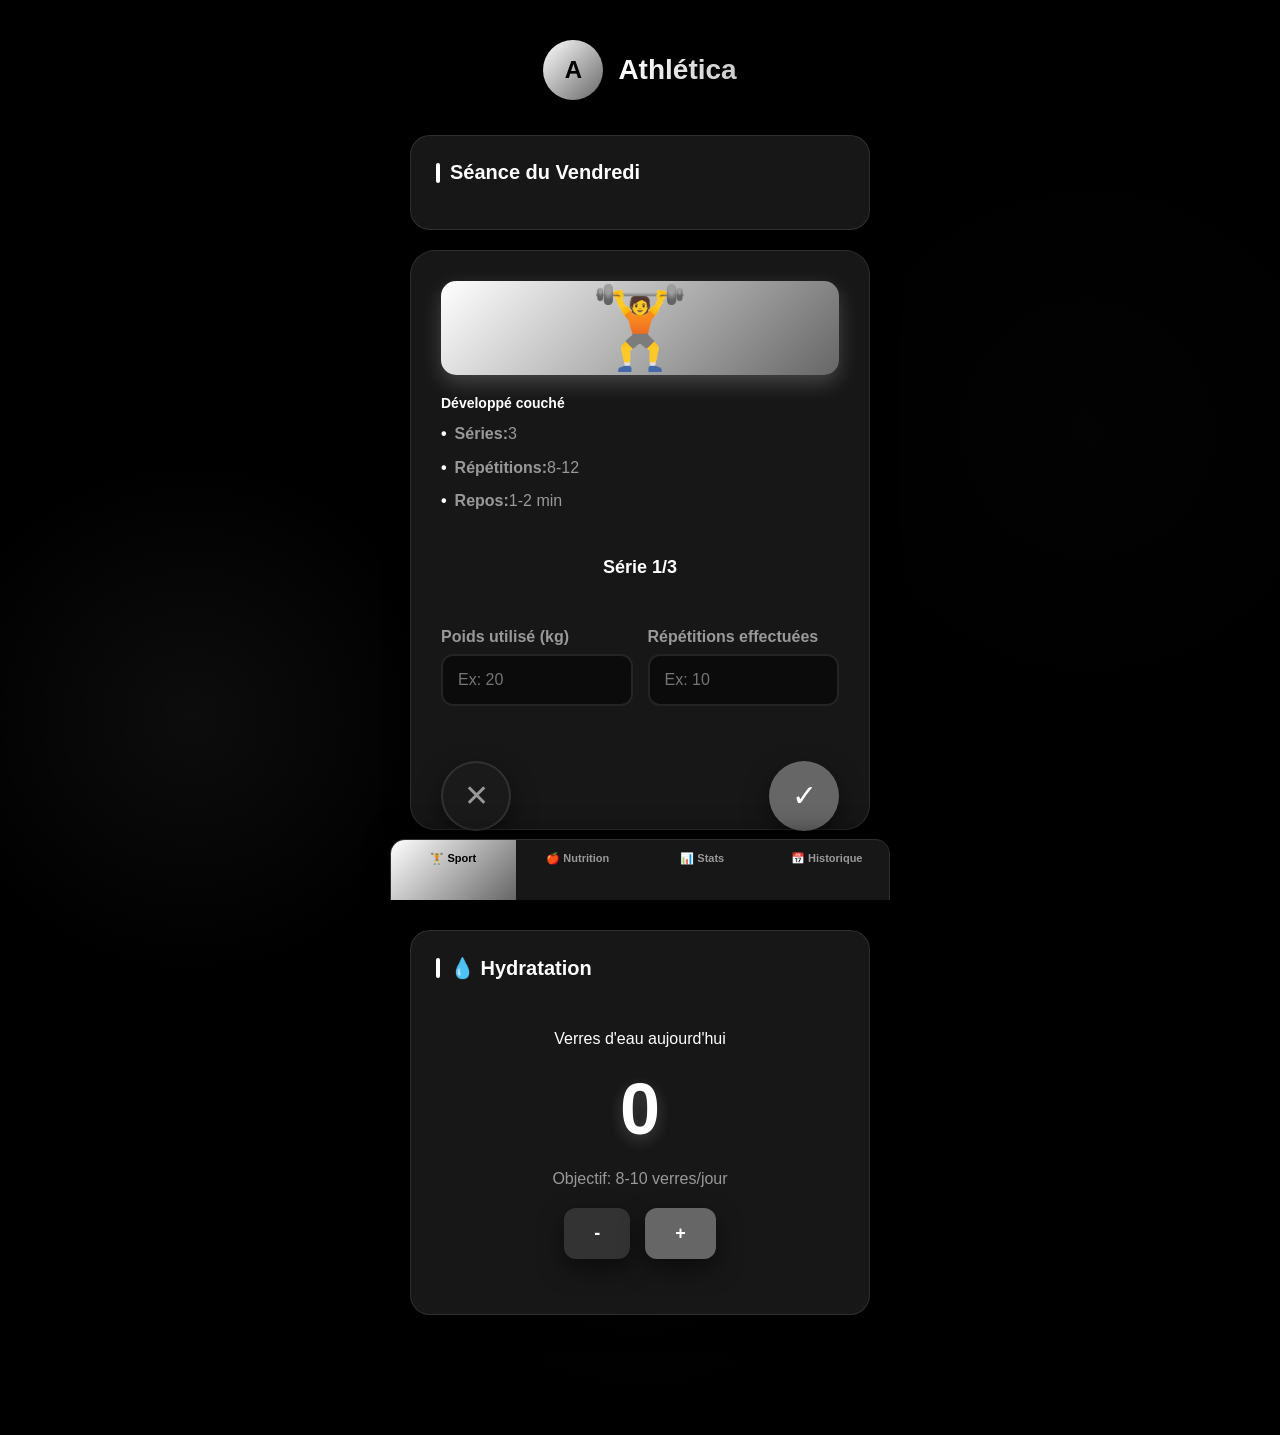
<file: Versions/V11/v11.html>
<!DOCTYPE html>
<html lang="fr">
<head>
    <meta charset="UTF-8">
    <meta name="viewport" content="width=device-width, initial-scale=1.0">
    <title>Athlética</title>
    <style>
        :root {
            --primary: #000000;
            --secondary: #1a1a1a;
            --accent: #ffffff;
            --accent-light: #cccccc;
            --success: #666666;
            --warning: #888888;
            --text: #ffffff;
            --text-secondary: #999999;
            --card-bg: rgba(26, 26, 26, 0.9);
            --gradient: linear-gradient(135deg, #ffffff 0%, #666666 100%);
            --shadow: 0 10px 25px rgba(0, 0, 0, 0.5);
        }

        * {
            margin: 0;
            padding: 0;
            box-sizing: border-box;
        }

        body {
            font-family: 'Montserrat', sans-serif;
            background: var(--primary);
            color: var(--text);
            min-height: 100vh;
            padding-bottom: 0;
            background-image: 
                radial-gradient(circle at 15% 50%, rgba(255, 255, 255, 0.05) 0%, transparent 20%),
                radial-gradient(circle at 85% 30%, rgba(26, 26, 26, 0.1) 0%, transparent 20%),
                radial-gradient(circle at 50% 80%, rgba(102, 102, 102, 0.05) 0%, transparent 20%);
        }

        .container {
            max-width: 500px;
            margin: 0 auto;
            padding: 20px;
            min-height: 100vh;
            display: flex;
            flex-direction: column;
        }

        .content {
            flex: 1;
            padding-bottom: 80px;
        }

        .header {
            text-align: center;
            padding: 20px 0;
            position: relative;
        }

        .logo-container {
            display: flex;
            align-items: center;
            justify-content: center;
            margin-bottom: 15px;
        }

        .logo {
            width: 60px;
            height: 60px;
            background: var(--gradient);
            border-radius: 50%;
            display: flex;
            align-items: center;
            justify-content: center;
            font-weight: 800;
            font-size: 24px;
            margin-right: 15px;
            box-shadow: var(--shadow);
            color: #000000;
        }

        .logo-text {
            font-size: 28px;
            font-weight: 800;
            background: linear-gradient(to right, #ffffff, #cccccc);
            -webkit-background-clip: text;
            -webkit-text-fill-color: transparent;
        }

        .header p {
            font-size: 14px;
            color: var(--text-secondary);
            font-weight: 500;
        }

        .nav-bottom {
            position: fixed;
            bottom: 0;
            left: 0;
            right: 0;
            display: flex;
            background: var(--card-bg);
            border-radius: 15px 15px 0 0;
            margin: 0;
            overflow: hidden;
            box-shadow: 0 -5px 25px rgba(0, 0, 0, 0.5);
            backdrop-filter: blur(10px);
            border: 1px solid rgba(255, 255, 255, 0.1);
            border-bottom: none;
            max-width: 500px;
            margin: 0 auto;
            z-index: 1000;
        }

        .nav-bottom .nav-btn {
            flex: 1;
            padding: 12px 5px;
            border: none;
            background: transparent;
            color: var(--text-secondary);
            font-size: 11px;
            font-weight: 600;
            cursor: pointer;
            transition: all 0.3s;
            position: relative;
            overflow: hidden;
            display: flex;
            flex-direction: column;
            align-items: center;
            gap: 4px;
            min-height: 60px;
        }

        .nav-bottom .nav-btn.active {
            color: var(--text);
            background: var(--gradient);
            color: #000000;
        }

        .nav-bottom .nav-btn:not(.active):hover {
            color: var(--text);
            background: rgba(255, 255, 255, 0.05);
        }

        .section {
            display: none;
        }

        .section.active {
            display: block;
            animation: fadeIn 0.5s ease;
        }

        @keyframes fadeIn {
            from { opacity: 0; transform: translateY(10px); }
            to { opacity: 1; transform: translateY(0); }
        }

        .card {
            background: var(--card-bg);
            border-radius: 20px;
            padding: 25px;
            margin-bottom: 20px;
            box-shadow: var(--shadow);
            backdrop-filter: blur(10px);
            border: 1px solid rgba(255, 255, 255, 0.1);
            transition: transform 0.3s ease;
        }

        .card:hover {
            transform: translateY(-5px);
        }

        .card h3 {
            color: var(--text);
            margin-bottom: 20px;
            font-size: 20px;
            font-weight: 700;
            display: flex;
            align-items: center;
        }

        .card h3::before {
            content: '';
            display: inline-block;
            width: 4px;
            height: 20px;
            background: var(--accent);
            margin-right: 10px;
            border-radius: 2px;
        }

        .swipe-container {
            position: relative;
            height: 580px;
            margin-bottom: 20px;
            perspective: 1000px;
        }

        .exercise-card {
            position: absolute;
            width: 100%;
            height: 100%;
            background: var(--card-bg);
            border-radius: 25px;
            padding: 30px;
            box-shadow: var(--shadow);
            transition: transform 0.5s, opacity 0.5s;
            touch-action: pan-y;
            display: flex;
            flex-direction: column;
            justify-content: space-between;
            border: 1px solid rgba(255, 255, 255, 0.1);
            backdrop-filter: blur(10px);
            cursor: grab;
            user-select: none;
        }

        .exercise-card:active {
            cursor: grabbing;
        }

        .exercise-card.swiped-left {
            transform: translateX(-150%) rotate(-20deg);
            opacity: 0;
        }

        .exercise-card.swiped-right {
            transform: translateX(150%) rotate(20deg);
            opacity: 0;
        }

        .exercise-header {
            text-align: center;
            margin-bottom: 20px;
        }

        .exercise-image {
            width: 100%;
            height: 200px;
            background: var(--gradient);
            border-radius: 15px;
            display: flex;
            align-items: center;
            justify-content: center;
            font-size: 80px;
            margin-bottom: 20px;
            box-shadow: 0 8px 20px rgba(255, 255, 255, 0.2);
            color: #000000;
        }

        .exercise-name {
            font-size: 26px;
            font-weight: 700;
            color: var(--text);
            margin-bottom: 10px;
        }

        .exercise-details {
            color: var(--text-secondary);
            margin-bottom: 20px;
            line-height: 1.6;
        }

        .exercise-details p {
            margin-bottom: 8px;
            display: flex;
            align-items: center;
        }

        .exercise-details p::before {
            content: '•';
            color: var(--accent);
            margin-right: 8px;
            font-weight: bold;
        }

        .series-input {
            margin: 15px 0;
        }

        .series-input label {
            display: block;
            margin-bottom: 8px;
            color: var(--text-secondary);
            font-weight: 600;
        }

        .series-input input {
            width: 100%;
            padding: 15px;
            border: 2px solid rgba(255, 255, 255, 0.1);
            border-radius: 12px;
            font-size: 16px;
            background: rgba(0, 0, 0, 0.5);
            color: var(--text);
            transition: all 0.3s;
        }

        .series-input input:focus {
            outline: none;
            border-color: var(--accent);
            box-shadow: 0 0 0 3px rgba(255, 255, 255, 0.2);
        }

        .swipe-buttons {
            display: flex;
            justify-content: space-between;
            margin-top: 20px;
        }

        .swipe-btn {
            width: 70px;
            height: 70px;
            border-radius: 50%;
            border: none;
            font-size: 30px;
            cursor: pointer;
            box-shadow: var(--shadow);
            transition: transform 0.2s, box-shadow 0.2s;
            display: flex;
            align-items: center;
            justify-content: center;
        }

        .swipe-btn:active {
            transform: scale(0.95);
        }

        .btn-skip {
            background: var(--secondary);
            color: var(--text-secondary);
            border: 2px solid rgba(255, 255, 255, 0.1);
        }

        .btn-done {
            background: var(--success);
            color: white;
        }

        .swipe-feedback {
            position: absolute;
            top: 50%;
            transform: translateY(-50%);
            font-size: 24px;
            font-weight: bold;
            padding: 10px 20px;
            border-radius: 10px;
            opacity: 0;
            transition: opacity 0.3s;
            pointer-events: none;
            z-index: 10;
            backdrop-filter: blur(10px);
        }

        .swipe-feedback.left {
            left: 20px;
            background: rgba(102, 102, 102, 0.8);
            color: white;
        }

        .swipe-feedback.right {
            right: 20px;
            background: rgba(153, 153, 153, 0.8);
            color: white;
        }

        .rest-timer {
            text-align: center;
            padding: 30px;
            background: rgba(0, 0, 0, 0.5);
            border-radius: 20px;
            margin: 20px 0;
            border: 1px solid rgba(255, 255, 255, 0.1);
            cursor: default;
        }

        .rest-timer .exercise-card {
            cursor: default !important;
        }

        .swipe-disabled {
            cursor: default !important;
        }

        .swipe-disabled .swipe-indicator {
            opacity: 0.3;
        }

        .water-counter {
            text-align: center;
            padding: 30px;
        }

        .water-count {
            font-size: 72px;
            font-weight: bold;
            color: var(--accent);
            margin: 20px 0;
            text-shadow: 0 5px 15px rgba(255, 255, 255, 0.2);
        }

        .water-buttons {
            display: flex;
            gap: 15px;
            justify-content: center;
            margin-top: 20px;
        }

        .water-btn {
            padding: 15px 30px;
            border: none;
            border-radius: 12px;
            font-size: 18px;
            cursor: pointer;
            font-weight: bold;
            transition: transform 0.2s, box-shadow 0.2s;
            box-shadow: var(--shadow);
        }

        .water-btn:active {
            transform: scale(0.95);
        }

        .btn-add {
            background: var(--success);
            color: white;
        }

        .btn-remove {
            background: #333333;
            color: white;
        }

        .meal-item {
            padding: 15px;
            border-bottom: 1px solid rgba(255, 255, 255, 0.1);
            transition: background 0.3s;
        }

        .meal-item:hover {
            background: rgba(255, 255, 255, 0.05);
            border-radius: 10px;
        }

        .meal-item:last-child {
            border-bottom: none;
        }

        .meal-name {
            font-weight: 600;
            color: var(--text);
            margin-bottom: 5px;
            display: flex;
            align-items: center;
        }

        .meal-name::before {
            content: '🍽️';
            margin-right: 8px;
        }

        .meal-details {
            color: var(--text-secondary);
            font-size: 14px;
            line-height: 1.5;
        }

        .checkbox-item {
            display: flex;
            align-items: center;
            padding: 12px;
            cursor: pointer;
            transition: background 0.3s;
            border-radius: 10px;
        }

        .checkbox-item:hover {
            background: rgba(255, 255, 255, 0.05);
        }

        .checkbox-item input {
            width: 22px;
            height: 22px;
            margin-right: 12px;
            cursor: pointer;
            accent-color: var(--accent);
        }

        .stat-card {
            background: var(--gradient);
            color: #000000;
            padding: 25px;
            border-radius: 20px;
            margin-bottom: 20px;
            text-align: center;
            box-shadow: var(--shadow);
            position: relative;
            overflow: hidden;
        }

        .stat-card::before {
            content: '';
            position: absolute;
            top: -50%;
            left: -50%;
            width: 200%;
            height: 200%;
            background: radial-gradient(circle, rgba(255,255,255,0.1) 0%, transparent 70%);
            transform: rotate(30deg);
        }

        .stat-number {
            font-size: 48px;
            font-weight: 800;
            margin: 10px 0;
            text-shadow: 0 5px 15px rgba(0, 0, 0, 0.3);
        }

        .stat-label {
            font-size: 16px;
            opacity: 0.9;
            font-weight: 600;
        }

        .history-item {
            padding: 15px;
            border-left: 4px solid var(--accent);
            margin-bottom: 10px;
            background: rgba(0, 0, 0, 0.5);
            border-radius: 10px;
            transition: transform 0.3s;
        }

        .history-item:hover {
            transform: translateX(5px);
        }

        .history-date {
            font-weight: bold;
            color: var(--accent);
            margin-bottom: 5px;
        }

        .history-details {
            font-size: 14px;
            color: var(--text-secondary);
        }

        .btn-primary {
            width: 100%;
            padding: 18px;
            background: var(--gradient);
            color: #000000;
            border: none;
            border-radius: 15px;
            font-size: 16px;
            font-weight: 700;
            cursor: pointer;
            margin-top: 10px;
            box-shadow: var(--shadow);
            transition: transform 0.2s, box-shadow 0.2s;
            position: relative;
            overflow: hidden;
        }

        .btn-primary:active {
            transform: scale(0.98);
        }

        .btn-primary::before {
            content: '';
            position: absolute;
            top: 0;
            left: -100%;
            width: 100%;
            height: 100%;
            background: linear-gradient(90deg, transparent, rgba(255,255,255,0.2), transparent);
            transition: left 0.5s;
        }

        .btn-primary:hover::before {
            left: 100%;
        }

        .day-selector {
            display: flex;
            gap: 10px;
            margin-bottom: 20px;
            overflow-x: auto;
            padding: 5px 0;
        }

        .day-btn {
            padding: 12px 20px;
            border: 2px solid var(--accent);
            background: transparent;
            color: var(--accent);
            border-radius: 12px;
            cursor: pointer;
            white-space: nowrap;
            font-weight: 600;
            transition: all 0.3s;
        }

        .day-btn.active {
            background: var(--accent);
            color: #000000;
            box-shadow: 0 5px 15px rgba(255, 255, 255, 0.2);
        }

        .day-btn:hover:not(.active) {
            background: rgba(255, 255, 255, 0.1);
        }

        .no-data {
            text-align: center;
            padding: 40px;
            color: var(--text-secondary);
        }

        .series-progress {
            text-align: center;
            margin: 15px 0;
            font-size: 18px;
            font-weight: bold;
            color: var(--accent);
        }

        .timer-display {
            font-size: 64px;
            font-weight: 800;
            color: var(--accent);
            margin: 20px 0;
            text-shadow: 0 5px 15px rgba(255, 255, 255, 0.2);
        }

        .timer-label {
            font-size: 18px;
            color: var(--text-secondary);
            margin-bottom: 15px;
        }

        .skip-rest-btn {
            padding: 12px 25px;
            background: var(--secondary);
            color: var(--text);
            border: none;
            border-radius: 12px;
            font-size: 16px;
            cursor: pointer;
            margin-top: 15px;
            font-weight: 600;
            transition: all 0.3s;
            border: 1px solid rgba(255, 255, 255, 0.1);
        }

        .skip-rest-btn:hover {
            background: rgba(255, 255, 255, 0.1);
        }

        .series-inputs {
            display: flex;
            gap: 15px;
            margin: 20px 0;
        }

        .series-inputs input {
            flex: 1;
            padding: 15px;
            border: 2px solid rgba(255, 255, 255, 0.1);
            border-radius: 12px;
            font-size: 16px;
            background: rgba(0, 0, 0, 0.5);
            color: var(--text);
            transition: all 0.3s;
        }

        .series-inputs input:focus {
            outline: none;
            border-color: var(--accent);
            box-shadow: 0 0 0 3px rgba(255, 255, 255, 0.2);
        }

        .cardio-inputs {
            display: flex;
            flex-direction: column;
            gap: 20px;
            margin: 20px 0;
        }

        .cardio-input {
            display: flex;
            flex-direction: column;
        }

        .cardio-input label {
            display: block;
            margin-bottom: 8px;
            color: var(--text-secondary);
            font-weight: 600;
        }

        .cardio-input input {
            width: 100%;
            padding: 15px;
            border: 2px solid rgba(255, 255, 255, 0.1);
            border-radius: 12px;
            font-size: 16px;
            background: rgba(0, 0, 0, 0.5);
            color: var(--text);
            transition: all 0.3s;
        }

        .cardio-input input:focus {
            outline: none;
            border-color: var(--accent);
            box-shadow: 0 0 0 3px rgba(255, 255, 255, 0.2);
        }

        .badminton-card {
            text-align: center;
            padding: 30px;
        }

        .badminton-question {
            font-size: 22px;
            margin-bottom: 40px;
            color: var(--text);
            font-weight: 600;
        }

        .auto-day {
            background: var(--warning) !important;
            color: var(--primary) !important;
            font-weight: bold;
            border-color: var(--warning);
        }

        @keyframes pulse {
            0% { transform: scale(1); }
            50% { transform: scale(1.05); }
            100% { transform: scale(1); }
        }

        .auto-day {
            animation: pulse 2s infinite;
        }

        ::-webkit-scrollbar {
            width: 8px;
            height: 8px;
        }

        ::-webkit-scrollbar-track {
            background: rgba(255, 255, 255, 0.05);
            border-radius: 10px;
        }

        ::-webkit-scrollbar-thumb {
            background: var(--accent);
            border-radius: 10px;
        }

        ::-webkit-scrollbar-thumb:hover {
            background: var(--accent-light);
        }

        /* NOUVEAUX STYLES UNIQUEMENT POUR LES STATISTIQUES */
        .stats-date-selector {
            display: flex;
            gap: 10px;
            margin-bottom: 20px;
            overflow-x: auto;
            padding: 5px 0;
        }

        .date-btn {
            padding: 10px 15px;
            border: 2px solid var(--accent);
            background: transparent;
            color: var(--accent);
            border-radius: 10px;
            cursor: pointer;
            white-space: nowrap;
            font-weight: 600;
            transition: all 0.3s;
            font-size: 14px;
        }

        .date-btn.active {
            background: var(--accent);
            color: #000000;
            box-shadow: 0 3px 10px rgba(255, 255, 255, 0.2);
        }

        .date-btn:hover:not(.active) {
            background: rgba(255, 255, 255, 0.1);
        }

        .chart-container {
            background: var(--card-bg);
            border-radius: 15px;
            padding: 20px;
            margin-bottom: 20px;
            box-shadow: var(--shadow);
            backdrop-filter: blur(10px);
            border: 1px solid rgba(255, 255, 255, 0.1);
        }

        .chart-title {
            font-size: 18px;
            font-weight: 700;
            margin-bottom: 15px;
            color: var(--text);
            display: flex;
            align-items: center;
        }

        .chart-title::before {
            content: '';
            display: inline-block;
            width: 4px;
            height: 18px;
            background: var(--accent);
            margin-right: 10px;
            border-radius: 2px;
        }

        .chart {
            height: 200px;
            position: relative;
            margin: 15px 0;
        }

        .bar-chart {
            display: flex;
            align-items: flex-end;
            justify-content: space-between;
            height: 150px;
            padding: 0 10px;
        }

        .bar {
            flex: 1;
            margin: 0 5px;
            background: var(--gradient);
            border-radius: 5px 5px 0 0;
            position: relative;
            transition: all 0.3s;
            min-height: 5px;
        }

        .bar:hover {
            opacity: 0.8;
            transform: scale(1.05);
        }

        .bar-label {
            position: absolute;
            bottom: -25px;
            left: 0;
            right: 0;
            text-align: center;
            font-size: 12px;
            color: var(--text-secondary);
        }

        .bar-value {
            position: absolute;
            top: -25px;
            left: 0;
            right: 0;
            text-align: center;
            font-size: 12px;
            font-weight: bold;
            color: var(--text);
        }

        .stats-summary {
            display: grid;
            grid-template-columns: 1fr 1fr;
            gap: 15px;
            margin-top: 20px;
        }

        .stat-item {
            background: rgba(0, 0, 0, 0.5);
            padding: 15px;
            border-radius: 10px;
            text-align: center;
        }

        .stat-value {
            font-size: 24px;
            font-weight: bold;
            color: var(--accent);
            margin-bottom: 5px;
        }

        .stat-name {
            font-size: 12px;
            color: var(--text-secondary);
        }

        .progress-bar {
            height: 8px;
            background: rgba(255, 255, 255, 0.1);
            border-radius: 4px;
            margin: 10px 0;
            overflow: hidden;
        }

        .progress-fill {
            height: 100%;
            background: var(--gradient);
            border-radius: 4px;
            transition: width 0.5s ease;
        }

        .exercise-list {
            margin-top: 15px;
        }

        .exercise-stat {
            display: flex;
            justify-content: space-between;
            padding: 8px 0;
            border-bottom: 1px solid rgba(255, 255, 255, 0.05);
        }

        .exercise-stat:last-child {
            border-bottom: none;
        }

        .exercise-name {
            font-size: 14px;
            color: var(--text);
        }

        .exercise-value {
            font-size: 14px;
            font-weight: bold;
            color: var(--accent);
        }
    </style>
</head>
<body>
    <div class="container">
        <div class="header">
            <div class="logo-container">
                <div class="logo">A</div>
                <div class="logo-text">Athlética</div>
            </div>
        </div>

        <div class="content">
            <!-- Section Sport ORIGINALE -->
            <div id="sport" class="section active">
                <div class="card">
                    <h3>Séance du jour</h3>
                    <div class="day-selector" id="daySelector"></div>
                </div>

                <div class="swipe-container" id="swipeContainer">
                    <div class="card no-data" id="noExercise">
                        <p>Chargement de la séance...</p>
                    </div>
                </div>

                <div class="card" style="margin-top: 100px;">
                    <h3>💧 Hydratation</h3>
                    <div class="water-counter">
                        <p>Verres d'eau aujourd'hui</p>
                        <div class="water-count" id="waterCount">0</div>
                        <p style="color: var(--text-secondary);">Objectif: 8-10 verres/jour</p>
                        <div class="water-buttons">
                            <button class="water-btn btn-remove" onclick="changeWater(-1)">-</button>
                            <button class="water-btn btn-add" onclick="changeWater(1)">+</button>
                        </div>
                    </div>
                </div>
            </div>

            <!-- Section Nutrition ORIGINALE -->
            <div id="nutrition" class="section">
                <div class="card">
                    <h3>🍽️ Plan Alimentaire</h3>
                    <div class="meal-item">
                        <div class="meal-name">Petit-déjeuner</div>
                        <div class="meal-details">Porridge (60g flocons d'avoine) + 2 œufs + 1 banane<br>~30g protéines, 600 kcal</div>
                    </div>
                    <div class="meal-item">
                        <div class="meal-name">Collation Matin</div>
                        <div class="meal-details">Yaourt nature + fruits secs/noix ou smoothie<br>~15-20g protéines</div>
                    </div>
                    <div class="meal-item">
                        <div class="meal-name">Déjeuner</div>
                        <div class="meal-details">150-200g poulet/thon + 150g riz complet + légumes verts<br>~40-50g protéines</div>
                    </div>
                    <div class="meal-item">
                        <div class="meal-name">Goûter</div>
                        <div class="meal-details">Sandwich jambon-fromage complet ou 2 œufs + pain + fruit<br>~20g protéines</div>
                    </div>
                    <div class="meal-item">
                        <div class="meal-name">Dîner</div>
                        <div class="meal-details">150-200g poisson/viande + pommes de terre/pâtes + légumes<br>~30-40g protéines</div>
                    </div>
                    <div class="meal-item">
                        <div class="meal-name">Collation Soir</div>
                        <div class="meal-details">150g fromage blanc 0% ou shake protéiné<br>~15g protéines</div>
                    </div>
                </div>

                <div class="card">
                    <h3>✅ Repas pris aujourd'hui</h3>
                    <div class="checkbox-item">
                        <input type="checkbox" id="meal1" onchange="saveMeals()">
                        <label for="meal1">Petit-déjeuner</label>
                    </div>
                    <div class="checkbox-item">
                        <input type="checkbox" id="meal2" onchange="saveMeals()">
                        <label for="meal2">Collation Matin</label>
                    </div>
                    <div class="checkbox-item">
                        <input type="checkbox" id="meal3" onchange="saveMeals()">
                        <label for="meal3">Déjeuner</label>
                    </div>
                    <div class="checkbox-item">
                        <input type="checkbox" id="meal4" onchange="saveMeals()">
                        <label for="meal4">Goûter</label>
                    </div>
                    <div class="checkbox-item">
                        <input type="checkbox" id="meal5" onchange="saveMeals()">
                        <label for="meal5">Dîner</label>
                    </div>
                    <div class="checkbox-item">
                        <input type="checkbox" id="meal6" onchange="saveMeals()">
                        <label for="meal6">Collation Soir</label>
                    </div>
                </div>

                <div class="card">
                    <h3>📊 Objectifs Nutritionnels</h3>
                    <p><strong>Calories:</strong> 2500-2700 kcal/jour</p>
                    <p><strong>Protéines:</strong> 115-160g/jour (1.6-2.2g/kg)</p>
                    <p><strong>Glucides:</strong> Féculents à chaque repas</p>
                    <p><strong>Lipides:</strong> 25-30% des calories</p>
                </div>
            </div>

            <!-- Section Stats MODIFIÉE -->
            <div id="stats" class="section">
                <div class="card">
                    <h3>📈 Statistiques Détaillées</h3>
                    <div class="stats-date-selector" id="statsDateSelector"></div>
                </div>

                <div class="card">
                    <h3>💧 Hydratation</h3>
                    <div class="chart-container">
                        <div class="chart-title">Verres d'eau consommés</div>
                        <div class="chart">
                            <div class="bar-chart" id="waterChart"></div>
                        </div>
                    </div>
                </div>

                <div class="card">
                    <h3>🏋️ Performance d'entraînement</h3>
                    <div class="chart-container">
                        <div class="chart-title">Exercices complétés</div>
                        <div class="chart">
                            <div class="bar-chart" id="exerciseChart"></div>
                        </div>
                    </div>
                </div>

                <div class="card">
                    <h3>📊 Résumé de la séance</h3>
                    <div class="stats-summary" id="statsSummary"></div>
                    
                    <div class="exercise-list" id="exerciseStats"></div>
                </div>
            </div>

            <!-- Section Historique ORIGINALE -->
            <div id="history" class="section">
                <div class="card">
                    <h3>📅 Historique des séances</h3>
                    <div id="historyList"></div>
                </div>

                <button class="btn-primary" onclick="exportData()">📥 Exporter les données</button>
                <button class="btn-primary" onclick="clearData()" style="background: var(--accent);">🗑️ Réinitialiser</button>
            </div>
        </div>

        <!-- Navigation en bas ORIGINALE -->
        <div class="nav-bottom">
            <button class="nav-btn active" onclick="showSection('sport')">🏋️ Sport</button>
            <button class="nav-btn" onclick="showSection('nutrition')">🍎 Nutrition</button>
            <button class="nav-btn" onclick="showSection('stats')">📊 Stats</button>
            <button class="nav-btn" onclick="showSection('history')">📅 Historique</button>
        </div>
    </div>

    <script>
        // TOUT LE CODE JAVASCRIPT ORIGINAL RESTE IDENTIQUE
        // Programme d'entraînement complet
        const workoutProgram = {
            'Lundi': {
                name: 'Cardio',
                type: 'cardio',
                exercises: [
                    { name: 'Course à pied', icon: '🏃', duration: '30-45 min' }
                ]
            },
            'Mardi': {
                name: 'Badminton',
                type: 'badminton',
                exercises: [
                    { name: 'Badminton', icon: '🏸', duration: '1-2h' }
                ]
            },
            'Mercredi': {
                name: 'Cardio',
                type: 'cardio',
                exercises: [
                    { name: 'Course à pied', icon: '🏃', duration: '30-45 min' }
                ]
            },
            'Jeudi': {
                name: 'Repos',
                type: 'rest',
                exercises: []
            },
            'Vendredi': {
                name: 'Pecs/Épaules/Triceps',
                type: 'muscu',
                warmup: 'échauffement rameur ou vélo',
                exercises: [
                    { name: 'Développé couché', icon: '🏋️', sets: 3, reps: '8-12', rest: '1-2 min' },
                    { name: 'Développé militaire', icon: '💪', sets: 3, reps: '8-12', rest: '1 min' },
                    { name: 'Élévations latérales', icon: '🦅', sets: 3, reps: '10-12', rest: '75 sec' },
                    { name: 'Dips', icon: '🤸', sets: 3, reps: '10', rest: '1 min' },
                    { name: 'Extension triceps', icon: '💥', sets: 3, reps: '10-12', rest: '75 sec' }
                ]
            },
            'Samedi': {
                name: 'Dos/Biceps',
                type: 'muscu',
                warmup: 'échauffement rameur',
                exercises: [
                    { name: 'Tractions/Tirage vertical', icon: '🎯', sets: 3, reps: '8-12', rest: '1-2 min' },
                    { name: 'Rowing', icon: '🚣', sets: 3, reps: '8-12', rest: '1-2 min' },
                    { name: 'Tirage assis', icon: '⚡', sets: 3, reps: '10', rest: '1 min' },
                    { name: 'Curl barre', icon: '💪', sets: 3, reps: '10-12', rest: '1 min' },
                    { name: 'Curl marteau', icon: '🔨', sets: 2, reps: '10-12', rest: '75 sec' }
                ]
            },
            'Dimanche': {
                name: 'Jambes/Abdominaux',
                type: 'muscu',
                warmup: 'échauffement vélo',
                exercises: [
                    { name: 'Squat/Presse', icon: '🦵', sets: 3, reps: '8-12', rest: '1-2 min' },
                    { name: 'Fentes', icon: '🏃', sets: 3, reps: '10', rest: '75-90 sec' },
                    { name: 'Leg curl', icon: '🦿', sets: 3, reps: '10', rest: '1 min' },
                    { name: 'Mollets debout', icon: '👟', sets: 4, reps: '12-15', rest: '1 min' },
                    { name: 'Crunchs', icon: '📐', sets: 3, reps: '15', rest: '30 sec' },
                    { name: 'Gainage', icon: '🧘', sets: 3, reps: '30-45 sec', rest: '30 sec' }
                ]
            }
        };

        // Variables globales ORIGINALES
        let currentDay = '';
        let currentExerciseIndex = 0;
        let currentSeriesIndex = 0;
        let workoutData = {};
        let waterCount = 0;
        let restTimer = null;
        let restTimeLeft = 0;

        // Variables pour le swipe ORIGINALES
        let startX = 0;
        let currentX = 0;
        let isSwiping = false;
        let swipeEnabled = true;

        // Contrôle du swipe ORIGINAL
        function enableSwipe() {
            swipeEnabled = true;
        }

        function disableSwipe() {
            swipeEnabled = false;
        }

        // Initialisation ORIGINALE
        function init() {
            loadData();
            createDaySelector();
            updateWaterDisplay();
            loadMeals();
            updateStats();
            updateHistory();
            setupSwipeHandlers();
            
            // Sélection automatique du jour actuel
            autoSelectDay();
            
            // Initialiser les statistiques
            initializeStatsDateSelector();
        }

        // Sauvegarde et chargement des données ORIGINAUX
        function saveData() {
            const today = new Date().toISOString().split('T')[0];
            const data = {
                workouts: workoutData,
                water: { [today]: waterCount },
                lastUpdate: today
            };
            localStorage.setItem('fitnessData', JSON.stringify(data));
        }

        function loadData() {
            const saved = localStorage.getItem('fitnessData');
            if (saved) {
                const data = JSON.parse(saved);
                workoutData = data.workouts || {};
                const today = new Date().toISOString().split('T')[0];
                waterCount = (data.water && data.water[today]) || 0;
            }
        }

        // Navigation ORIGINALE
        function showSection(section) {
            document.querySelectorAll('.section').forEach(s => s.classList.remove('active'));
            document.querySelectorAll('.nav-btn').forEach(b => b.classList.remove('active'));
            document.getElementById(section).classList.add('active');
            event.target.classList.add('active');

            if (section === 'stats') {
                updateStatsCharts();
            }
            if (section === 'history') updateHistory();
        }

        // Sélecteur de jour ORIGINAL
        function createDaySelector() {
            const selector = document.getElementById('daySelector');
            const days = ['Lundi', 'Mardi', 'Mercredi', 'Jeudi', 'Vendredi', 'Samedi', 'Dimanche'];
            
            days.forEach(day => {
                const btn = document.createElement('button');
                btn.className = 'day-btn';
                btn.textContent = day;
                btn.onclick = () => selectDay(day);
                selector.appendChild(btn);
            });
        }

        // Sélection automatique du jour ORIGINALE
        function autoSelectDay() {
            const days = ['Dimanche', 'Lundi', 'Mardi', 'Mercredi', 'Jeudi', 'Vendredi', 'Samedi'];
            const today = new Date().getDay();
            const todayName = days[today];
            
            selectDay(todayName);
            
            // Masquer le sélecteur de jour après sélection automatique
            document.getElementById('daySelector').style.display = 'none';
            
            // Mettre à jour le titre pour afficher le jour sélectionné
            const titleElement = document.querySelector('#sport .card h3');
            if (titleElement) {
                titleElement.textContent = `Séance du ${todayName}`;
            }
        }

        function selectDay(day) {
            currentDay = day;
            currentExerciseIndex = 0;
            currentSeriesIndex = 0;
            
            document.querySelectorAll('.day-btn').forEach(btn => {
                btn.classList.toggle('active', btn.textContent === day);
            });

            displayExercise();
        }

        // Fonctions de gestion du swipe ORIGINALES
        function setupSwipeHandlers() {
            const container = document.getElementById('swipeContainer');
            
            container.addEventListener('touchstart', handleTouchStart, { passive: false });
            container.addEventListener('touchmove', handleTouchMove, { passive: false });
            container.addEventListener('touchend', handleTouchEnd);
            
            container.addEventListener('mousedown', handleMouseDown);
            container.addEventListener('mousemove', handleMouseMove);
            container.addEventListener('mouseup', handleMouseUp);
            container.addEventListener('mouseleave', handleMouseUp);
        }

        function handleTouchStart(e) {
            if (!swipeEnabled || e.touches.length !== 1) return;
            
            startX = e.touches[0].clientX;
            currentX = startX;
            isSwiping = true;
            e.preventDefault();
        }

        function handleTouchMove(e) {
            if (!swipeEnabled || !isSwiping) return;
            
            if (e.touches.length === 1) {
                currentX = e.touches[0].clientX;
                updateCardPosition();
                e.preventDefault();
            }
        }

        function handleTouchEnd() {
            if (!swipeEnabled || !isSwiping) return;
            
            handleSwipeEnd();
            isSwiping = false;
        }

        function handleMouseDown(e) {
            if (!swipeEnabled) return;
            
            startX = e.clientX;
            currentX = startX;
            isSwiping = true;
            e.preventDefault();
        }

        function handleMouseMove(e) {
            if (!swipeEnabled || !isSwiping) return;
            
            currentX = e.clientX;
            updateCardPosition();
            e.preventDefault();
        }

        function handleMouseUp() {
            if (!swipeEnabled || !isSwiping) return;
            
            handleSwipeEnd();
            isSwiping = false;
        }

        function updateCardPosition() {
            const card = document.querySelector('.exercise-card');
            if (!card) return;
            
            const deltaX = currentX - startX;
            const rotation = deltaX * 0.1;
            
            card.style.transform = `translateX(${deltaX}px) rotate(${rotation}deg)`;
            card.style.transition = 'none';
            
            // Feedback visuel
            const leftFeedback = card.querySelector('.swipe-feedback.left');
            const rightFeedback = card.querySelector('.swipe-feedback.right');
            
            if (deltaX > 50) {
                card.style.backgroundColor = 'rgba(255, 255, 255, 0.3)';
                if (rightFeedback) rightFeedback.style.opacity = Math.min(deltaX / 100, 1);
                if (leftFeedback) leftFeedback.style.opacity = '0';
            } else if (deltaX < -50) {
                card.style.backgroundColor = 'rgba(255, 255, 255, 0.3)';
                if (leftFeedback) leftFeedback.style.opacity = Math.min(-deltaX / 100, 1);
                if (rightFeedback) rightFeedback.style.opacity = '0';
            } else {
                card.style.backgroundColor = '';
                if (leftFeedback) leftFeedback.style.opacity = '0';
                if (rightFeedback) rightFeedback.style.opacity = '0';
            }
        }

        function handleSwipeEnd() {
            const card = document.querySelector('.exercise-card');
            if (!card) return;
            
            const deltaX = currentX - startX;
            const swipeThreshold = 100;
            
            card.style.transition = 'transform 0.3s ease, opacity 0.3s ease';
            
            if (deltaX > swipeThreshold) {
                completeCurrentAction();
            } else if (deltaX < -swipeThreshold) {
                skipCurrentAction();
            } else {
                card.style.transform = 'translateX(0) rotate(0deg)';
                card.style.backgroundColor = '';
                
                const leftFeedback = card.querySelector('.swipe-feedback.left');
                const rightFeedback = card.querySelector('.swipe-feedback.right');
                if (leftFeedback) leftFeedback.style.opacity = '0';
                if (rightFeedback) rightFeedback.style.opacity = '0';
            }
        }

        function completeCurrentAction() {
            const card = document.querySelector('.exercise-card');
            if (!card) return;
            
            card.style.transform = 'translateX(150%) rotate(20deg)';
            card.style.opacity = '0';
            
            setTimeout(() => {
                const workout = workoutProgram[currentDay];
                if (workout.type === 'cardio') {
                    completeCardio();
                } else if (workout.type === 'badminton') {
                    completeBadminton();
                } else if (workout.type === 'muscu') {
                    completeSeries();
                }
            }, 300);
        }

        function skipCurrentAction() {
            const card = document.querySelector('.exercise-card');
            if (!card) return;
            
            card.style.transform = 'translateX(-150%) rotate(-20deg)';
            card.style.opacity = '0';
            
            setTimeout(() => {
                const workout = workoutProgram[currentDay];
                if (workout.type === 'cardio' || workout.type === 'badminton') {
                    skipExercise();
                } else if (workout.type === 'muscu') {
                    skipSeries();
                }
            }, 300);
        }

        // Affichage des exercices ORIGINAL
        function displayExercise() {
            const container = document.getElementById('swipeContainer');
            
            if (!currentDay) {
                container.innerHTML = '<div class="card no-data"><p>Sélectionnez un jour d\'entraînement</p></div>';
                return;
            }

            const workout = workoutProgram[currentDay];
            const exercises = workout.exercises;

            if (currentExerciseIndex >= exercises.length) {
                container.innerHTML = '<div class="card"><h3>✅ Séance terminée!</h3><p>Bravo! Pensez à vous hydrater et à bien récupérer.</p><button class="btn-primary" onclick="resetWorkout()">Recommencer</button></div>';
                saveWorkoutComplete();
                return;
            }

            const exercise = exercises[currentExerciseIndex];
            
            if (workout.type === 'cardio') {
                displayCardioExercise(exercise, container);
            } else if (workout.type === 'badminton') {
                displayBadmintonExercise(exercise, container);
            } else if (workout.type === 'muscu') {
                displayMuscuExercise(exercise, container);
            } else if (workout.type === 'rest') {
                container.innerHTML = '<div class="card"><h3>🛌 Jour de repos</h3><p>Profitez de votre journée de récupération!</p></div>';
            }
        }

        // Affichage d'un exercice de cardio ORIGINAL
        function displayCardioExercise(exercise, container) {
            enableSwipe();
            
            const card = document.createElement('div');
            card.className = 'exercise-card';
            card.innerHTML = `
                <div class="swipe-feedback left">Passer</div>
                <div class="swipe-feedback right">Terminer</div>
                
                <div class="exercise-image">${exercise.icon}</div>
                <div class="exercise-name">${exercise.name}</div>
                <div class="exercise-details">
                    <p><strong>Durée recommandée:</strong> ${exercise.duration}</p>
                </div>
                <div class="cardio-inputs">
                    <div class="cardio-input">
                        <label>Durée réelle (minutes)</label>
                        <input type="number" id="duration" placeholder="Ex: 35">
                    </div>
                    <div class="cardio-input">
                        <label>Distance parcourue (km) - optionnel</label>
                        <input type="number" id="distance" placeholder="Ex: 5.2">
                    </div>
                </div>
                <div class="swipe-buttons">
                    <button class="swipe-btn btn-skip" onclick="skipExercise()">✕</button>
                    <button class="swipe-btn btn-done" onclick="completeCardio()">✓</button>
                </div>
            `;

            container.innerHTML = '';
            container.appendChild(card);
        }

        // Affichage d'un exercice de badminton ORIGINAL
        function displayBadmintonExercise(exercise, container) {
            enableSwipe();
            
            const card = document.createElement('div');
            card.className = 'exercise-card';
            card.innerHTML = `
                <div class="swipe-feedback left">Non</div>
                <div class="swipe-feedback right">Oui</div>
                
                <div class="badminton-card">
                    <div class="exercise-image">${exercise.icon}</div>
                    <div class="exercise-name">${exercise.name}</div>
                    <div class="badminton-question">Avez-vous joué au badminton aujourd'hui?</div>
                    <div class="swipe-buttons">
                        <button class="swipe-btn btn-skip" onclick="skipBadminton()">✕</button>
                        <button class="swipe-btn btn-done" onclick="completeBadminton()">✓</button>
                    </div>
                </div>
            `;

            container.innerHTML = '';
            container.appendChild(card);
        }

        // Affichage d'un exercice de musculation ORIGINAL
        function displayMuscuExercise(exercise, container) {
            const card = document.createElement('div');
            card.className = 'exercise-card';
            
            // Si on est en phase de repos
            if (restTimeLeft > 0) {
                disableSwipe();
                
                card.innerHTML = `
                    <div class="rest-timer">
                        <div class="timer-label">⏱️ Temps de repos</div>
                        <div class="timer-display" id="timerDisplay">${formatTime(restTimeLeft)}</div>
                        <div class="timer-label">Prochain exercice: ${exercise.name}</div>
                        <button class="skip-rest-btn" onclick="skipRest()">Passer le repos</button>
                    </div>
                `;

                container.innerHTML = '';
                container.appendChild(card);
                startRestTimer();
                return;
            }
            
            enableSwipe();
            
            const totalSets = exercise.sets;
            const currentSet = currentSeriesIndex + 1;
            
            card.innerHTML = `
                <div class="swipe-feedback left">Passer</div>
                <div class="swipe-feedback right">Terminer</div>
                
                <div class="exercise-image">${exercise.icon}</div>
                <div class="exercise-name">${exercise.name}</div>
                <div class="exercise-details">
                    <p><strong>Séries:</strong> ${exercise.sets}</p>
                    <p><strong>Répétitions:</strong> ${exercise.reps}</p>
                    <p><strong>Repos:</strong> ${exercise.rest}</p>
                </div>
                <div class="series-progress">Série ${currentSet}/${totalSets}</div>
                <div class="series-inputs">
                    <div class="series-input">
                        <label>Poids utilisé (kg)</label>
                        <input type="number" id="weight" placeholder="Ex: 20">
                    </div>
                    <div class="series-input">
                        <label>Répétitions effectuées</label>
                        <input type="number" id="reps" placeholder="Ex: 10">
                    </div>
                </div>
                <div class="swipe-buttons">
                    <button class="swipe-btn btn-skip" onclick="skipSeries()">✕</button>
                    <button class="swipe-btn btn-done" onclick="completeSeries()">✓</button>
                </div>
            `;

            container.innerHTML = '';
            container.appendChild(card);
        }

        // Complétion d'un exercice de cardio ORIGINAL
        function completeCardio() {
            const duration = document.getElementById('duration').value;
            const distance = document.getElementById('distance').value;
            const exercise = workoutProgram[currentDay].exercises[currentExerciseIndex];
            
            const today = new Date().toISOString().split('T')[0];
            if (!workoutData[today]) workoutData[today] = { day: currentDay, exercises: [] };
            
            workoutData[today].exercises.push({
                name: exercise.name,
                duration: duration || 0,
                distance: distance || 0,
                completed: true
            });

            saveData();
            currentExerciseIndex++;
            displayExercise();
        }

        // Complétion d'un exercice de badminton ORIGINAL
        function completeBadminton() {
            const exercise = workoutProgram[currentDay].exercises[currentExerciseIndex];
            
            const today = new Date().toISOString().split('T')[0];
            if (!workoutData[today]) workoutData[today] = { day: currentDay, exercises: [] };
            
            workoutData[today].exercises.push({
                name: exercise.name,
                completed: true
            });

            saveData();
            currentExerciseIndex++;
            displayExercise();
        }

        function skipBadminton() {
            const exercise = workoutProgram[currentDay].exercises[currentExerciseIndex];
            const today = new Date().toISOString().split('T')[0];
            if (!workoutData[today]) workoutData[today] = { day: currentDay, exercises: [] };
            
            workoutData[today].exercises.push({
                name: exercise.name,
                skipped: true
            });

            saveData();
            currentExerciseIndex++;
            displayExercise();
        }

        // Complétion d'une série de musculation ORIGINAL
        function completeSeries() {
            const weight = document.getElementById('weight').value;
            const reps = document.getElementById('reps').value;
            const exercise = workoutProgram[currentDay].exercises[currentExerciseIndex];
            
            const today = new Date().toISOString().split('T')[0];
            if (!workoutData[today]) workoutData[today] = { day: currentDay, exercises: [] };
            
            let exerciseData = workoutData[today].exercises.find(e => e.name === exercise.name);
            
            if (!exerciseData) {
                exerciseData = {
                    name: exercise.name,
                    series: []
                };
                workoutData[today].exercises.push(exerciseData);
            }
            
            exerciseData.series.push({
                set: currentSeriesIndex + 1,
                weight: weight || 0,
                reps: reps || 0
            });

            saveData();
            
            currentSeriesIndex++;
            
            if (currentSeriesIndex >= exercise.sets) {
                currentSeriesIndex = 0;
                currentExerciseIndex++;
                displayExercise();
            } else {
                startRestPeriod(exercise.rest);
            }
        }

        function skipSeries() {
            const exercise = workoutProgram[currentDay].exercises[currentExerciseIndex];
            const today = new Date().toISOString().split('T')[0];
            if (!workoutData[today]) workoutData[today] = { day: currentDay, exercises: [] };
            
            let exerciseData = workoutData[today].exercises.find(e => e.name === exercise.name);
            
            if (!exerciseData) {
                exerciseData = {
                    name: exercise.name,
                    series: []
                };
                workoutData[today].exercises.push(exerciseData);
            }
            
            exerciseData.series.push({
                set: currentSeriesIndex + 1,
                skipped: true
            });

            saveData();
            
            currentSeriesIndex++;
            
            if (currentSeriesIndex >= exercise.sets) {
                currentSeriesIndex = 0;
                currentExerciseIndex++;
                displayExercise();
            } else {
                startRestPeriod(exercise.rest);
            }
        }

        // Gestion du chrono de repos ORIGINAL
        function startRestPeriod(restTime) {
            if (restTime.includes('min')) {
                restTimeLeft = parseInt(restTime) * 60;
            } else if (restTime.includes('sec')) {
                restTimeLeft = parseInt(restTime);
            } else {
                restTimeLeft = 60;
            }
            
            displayExercise();
        }

        function startRestTimer() {
            if (restTimer) clearInterval(restTimer);
            
            restTimer = setInterval(() => {
                restTimeLeft--;
                document.getElementById('timerDisplay').textContent = formatTime(restTimeLeft);
                
                if (restTimeLeft <= 0) {
                    clearInterval(restTimer);
                    restTimer = null;
                    enableSwipe();
                    displayExercise();
                }
            }, 1000);
        }

        function skipRest() {
            if (restTimer) clearInterval(restTimer);
            restTimer = null;
            restTimeLeft = 0;
            enableSwipe();
            displayExercise();
        }

        function formatTime(seconds) {
            const mins = Math.floor(seconds / 60);
            const secs = seconds % 60;
            return `${mins}:${secs < 10 ? '0' : ''}${secs}`;
        }

        function skipExercise() {
            currentExerciseIndex++;
            displayExercise();
        }

        function resetWorkout() {
            currentExerciseIndex = 0;
            currentSeriesIndex = 0;
            displayExercise();
        }

        // Hydratation ORIGINAL
        function changeWater(amount) {
            waterCount = Math.max(0, waterCount + amount);
            updateWaterDisplay();
            saveData();
        }

        function updateWaterDisplay() {
            document.getElementById('waterCount').textContent = waterCount;
        }

        // Nutrition ORIGINAL
        function saveMeals() {
            const meals = {};
            for (let i = 1; i <= 6; i++) {
                meals[`meal${i}`] = document.getElementById(`meal${i}`).checked;
            }
            localStorage.setItem('fitnessMeals', JSON.stringify(meals));
        }

        function loadMeals() {
            const saved = localStorage.getItem('fitnessMeals');
            if (saved) {
                const meals = JSON.parse(saved);
                for (let i = 1; i <= 6; i++) {
                    document.getElementById(`meal${i}`).checked = meals[`meal${i}`] || false;
                }
            }
        }

        // Statistiques ORIGINAL (remplacé par les nouvelles fonctions)
        function updateStats() {
            // Cette fonction est maintenant remplacée par updateStatsCharts
        }

        // Historique ORIGINAL
        function updateHistory() {
            const historyList = document.getElementById('historyList');
            historyList.innerHTML = '';
            
            const sortedDates = Object.keys(workoutData).sort().reverse();
            
            if (sortedDates.length === 0) {
                historyList.innerHTML = '<p class="no-data">Aucune séance enregistrée</p>';
                return;
            }
            
            sortedDates.forEach(date => {
                const workout = workoutData[date];
                const item = document.createElement('div');
                item.className = 'history-item';
                
                let content = `<div class="history-date">${date} - ${workout.day}</div>`;
                
                if (workout.exercises && workout.exercises.length > 0) {
                    workout.exercises.forEach(ex => {
                        if (ex.series) {
                            content += `<div class="history-details">${ex.name}: ${ex.series.length} séries</div>`;
                        } else if (ex.duration) {
                            content += `<div class="history-details">${ex.name}: ${ex.duration} min</div>`;
                        } else {
                            content += `<div class="history-details">${ex.name}: ${ex.completed ? '✓' : '✕'}</div>`;
                        }
                    });
                }
                
                item.innerHTML = content;
                historyList.appendChild(item);
            });
        }

        function saveWorkoutComplete() {
            const today = new Date().toISOString().split('T')[0];
            if (workoutData[today]) {
                workoutData[today].completed = true;
                saveData();
            }
        }

        // Export et réinitialisation ORIGINAUX
        function exportData() {
            const data = {
                workouts: workoutData,
                water: waterCount,
                exportDate: new Date().toISOString()
            };
            
            const blob = new Blob([JSON.stringify(data, null, 2)], { type: 'application/json' });
            const url = URL.createObjectURL(blob);
            const a = document.createElement('a');
            a.href = url;
            a.download = `fitness-data-${new Date().toISOString().split('T')[0]}.json`;
            a.click();
            URL.revokeObjectURL(url);
        }

        function clearData() {
            if (confirm('Êtes-vous sûr de vouloir réinitialiser toutes les données?')) {
                localStorage.removeItem('fitnessData');
                localStorage.removeItem('fitnessMeals');
                workoutData = {};
                waterCount = 0;
                init();
            }
        }

        // NOUVELLES FONCTIONS POUR LES STATISTIQUES AVANCÉES
        function initializeStatsDateSelector() {
            const container = document.getElementById('statsDateSelector');
            const today = new Date().toISOString().split('T')[0];
            const dates = getLast7Days();
            
            container.innerHTML = '';
            
            dates.forEach(date => {
                const btn = document.createElement('button');
                btn.className = 'date-btn';
                btn.textContent = formatDateForDisplay(date);
                btn.dataset.date = date;
                
                if (date === today) {
                    btn.classList.add('active');
                }
                
                btn.onclick = () => {
                    document.querySelectorAll('.date-btn').forEach(b => b.classList.remove('active'));
                    btn.classList.add('active');
                    updateStatsCharts(date);
                };
                
                container.appendChild(btn);
            });
        }

        function getLast7Days() {
            const dates = [];
            for (let i = 6; i >= 0; i--) {
                const date = new Date();
                date.setDate(date.getDate() - i);
                dates.push(date.toISOString().split('T')[0]);
            }
            return dates;
        }

        function formatDateForDisplay(dateString) {
            const date = new Date(dateString);
            const today = new Date();
            const yesterday = new Date(today);
            yesterday.setDate(yesterday.getDate() - 1);
            
            if (date.toDateString() === today.toDateString()) {
                return 'Aujourd\'hui';
            } else if (date.toDateString() === yesterday.toDateString()) {
                return 'Hier';
            } else {
                const days = ['Dim', 'Lun', 'Mar', 'Mer', 'Jeu', 'Ven', 'Sam'];
                const dayName = days[date.getDay()];
                return `${dayName} ${date.getDate()}/${date.getMonth() + 1}`;
            }
        }

        function getDayNameFromDate(dateString) {
            const date = new Date(dateString);
            const days = ['Dimanche', 'Lundi', 'Mardi', 'Mercredi', 'Jeudi', 'Vendredi', 'Samedi'];
            return days[date.getDay()];
        }

        function updateStatsCharts(selectedDate = null) {
            const today = new Date().toISOString().split('T')[0];
            const dateToShow = selectedDate || today;
            
            updateWaterChart(dateToShow);
            updateExerciseChart(dateToShow);
            updateStatsSummary(dateToShow);
        }

        function updateWaterChart(date) {
            const container = document.getElementById('waterChart');
            const dates = getLast7Days();
            
            container.innerHTML = '';
            
            // Trouver la valeur maximale pour l'échelle
            let maxWater = 10;
            dates.forEach(d => {
                const water = getWaterForDate(d);
                if (water > maxWater) maxWater = water;
            });
            
            dates.forEach(d => {
                const water = getWaterForDate(d);
                const percentage = (water / maxWater) * 100;
                const isSelected = d === date;
                
                const bar = document.createElement('div');
                bar.className = 'bar';
                bar.style.height = `${Math.max(percentage, 5)}%`;
                bar.style.background = isSelected ? 'var(--gradient)' : 'var(--secondary)';
                bar.style.opacity = isSelected ? '1' : '0.7';
                
                bar.innerHTML = `
                    <div class="bar-value">${water}</div>
                    <div class="bar-label">${formatDateForDisplay(d)}</div>
                `;
                
                container.appendChild(bar);
            });
        }

        function updateExerciseChart(date) {
            const container = document.getElementById('exerciseChart');
            const dates = getLast7Days();
            
            container.innerHTML = '';
            
            // Trouver la valeur maximale pour l'échelle
            let maxExercises = 1;
            dates.forEach(d => {
                const exercises = getExercisesForDate(d);
                if (exercises > maxExercises) maxExercises = exercises;
            });
            
            dates.forEach(d => {
                const exercises = getExercisesForDate(d);
                const percentage = maxExercises > 0 ? (exercises / maxExercises) * 100 : 0;
                const isSelected = d === date;
                
                const bar = document.createElement('div');
                bar.className = 'bar';
                bar.style.height = `${Math.max(percentage, 5)}%`;
                bar.style.background = isSelected ? 'var(--gradient)' : 'var(--success)';
                bar.style.opacity = isSelected ? '1' : '0.7';
                
                bar.innerHTML = `
                    <div class="bar-value">${exercises}</div>
                    <div class="bar-label">${formatDateForDisplay(d)}</div>
                `;
                
                container.appendChild(bar);
            });
        }

        function updateStatsSummary(date) {
            const container = document.getElementById('statsSummary');
            const exerciseContainer = document.getElementById('exerciseStats');
            
            // Calculer les statistiques
            const waterCount = getWaterForDate(date);
            const exerciseCount = getExercisesForDate(date);
            const dayName = getDayNameFromDate(date);
            const workout = workoutProgram[dayName];
            const expectedExercises = workout && workout.exercises ? workout.exercises.length : 0;
            const completionRate = expectedExercises > 0 ? (exerciseCount / expectedExercises) * 100 : 0;
            
            container.innerHTML = `
                <div class="stat-item">
                    <div class="stat-value">${waterCount}/8</div>
                    <div class="stat-name">Verres d'eau</div>
                    <div class="progress-bar">
                        <div class="progress-fill" style="width: ${Math.min((waterCount / 8) * 100, 100)}%"></div>
                    </div>
                </div>
                <div class="stat-item">
                    <div class="stat-value">${exerciseCount}/${expectedExercises}</div>
                    <div class="stat-name">Exercices</div>
                    <div class="progress-bar">
                        <div class="progress-fill" style="width: ${completionRate}%"></div>
                    </div>
                </div>
                <div class="stat-item">
                    <div class="stat-value">${Math.round(completionRate)}%</div>
                    <div class="stat-name">Taux complétion</div>
                    <div class="progress-bar">
                        <div class="progress-fill" style="width: ${completionRate}%"></div>
                    </div>
                </div>
            `;
            
            // Afficher les exercices détaillés
            const workoutDataForDate = workoutData[date];
            if (workoutDataForDate && workoutDataForDate.exercises) {
                let exercisesHTML = '<div class="chart-title">Exercices complétés</div>';
                workoutDataForDate.exercises.forEach(exercise => {
                    if (!exercise.skipped) {
                        exercisesHTML += `
                            <div class="exercise-stat">
                                <span class="exercise-name">${exercise.name}</span>
                                <span class="exercise-value">✅</span>
                            </div>
                        `;
                    }
                });
                exerciseContainer.innerHTML = exercisesHTML;
            } else {
                exerciseContainer.innerHTML = '<div class="no-data">Aucun exercice complété ce jour</div>';
            }
        }

        function getWaterForDate(date) {
            // Récupérer les données d'eau depuis le stockage existant
            const saved = localStorage.getItem('fitnessData');
            if (saved) {
                const data = JSON.parse(saved);
                return (data.water && data.water[date]) || 0;
            }
            return 0;
        }

        function getExercisesForDate(date) {
            // Récupérer le nombre d'exercices depuis le stockage existant
            if (workoutData[date] && workoutData[date].exercises) {
                return workoutData[date].exercises.filter(ex => !ex.skipped).length;
            }
            return 0;
        }

        // Initialisation au chargement ORIGINALE
        window.onload = init;
    </script>
</body>
</html>
</file>
<file: files/style.css>
* {
    margin: 0;
    padding: 0;
    box-sizing: border-box;
}

body {
    background-color: #F99898;
    min-height: 100vh;
    display: grid;
    grid-template-rows: auto 1fr auto;
    grid-template-areas: 
        "header"
        "main"
        "footer";
}

header {
    grid-area: header;
    display: flex;
    justify-content: space-between;
    align-items: center;
    padding-top: 25px;
}

header > div:first-child {
    display: flex;
    align-items: center;
    padding-left: 20px;
}

header > div:first-child p:first-child {
    width: 40px;
    height: 40px;
    display: flex;
    align-items: center;
    justify-content: center;
    border-radius: 50%;
    background: rgba(255, 255, 255, 0.25);
    backdrop-filter: blur(30px);
    border: 1px solid rgba(255, 255, 255, 0.3);
    font-family: 'Arizonia', cursive;
    font-size: 24px;
    font-weight: bold;
    color: black;
    margin-right: 10px;
}

header > div:first-child p:last-child {
    font-size: 20px;
    font-weight: bold;
    background: linear-gradient(to right, #000000, #ffffff);
    background-clip: text;
    -webkit-text-fill-color: transparent;
    font-family: 'Trade Winds', sans-serif;
}

header > img:last-child {
    padding-right: 20px;
}

footer {
    grid-area: footer;
    display: flex;
    justify-content: center;
    margin-top: auto;
    padding: 20px;
}

footer > div {
    display: flex;
    width: 100%;
    gap: 12px;
    padding: 12px 20px;
    background: rgba(255, 255, 255, 0.25);
    backdrop-filter: blur(30px);
    border-radius: 24px;
    border: 1px solid rgba(255, 255, 255, 0.3);
    justify-content: space-around;
}

footer > div > div {
    width: 60px;
    height: 60px;
    display: flex;
    align-items: center;
    justify-content: center;
    border-radius: 16px;
    cursor: pointer;
    transition: all 0.3s ease;
    background: rgba(255, 255, 255, 0.15);
    border: 1px solid rgba(255, 255, 255, 0.2);
    font-size: 24px;
    color: white;
    position: relative;
    overflow: hidden;
}

footer > div > div:hover {
    box-shadow: 0 4px 15px rgba(0, 0, 0, 0.2);
    transform: translateY(-5px);
}

/* Styles spécifiques à la page index */
#index main {
    grid-area: main;
    padding: 20px;
    padding-top: 60px;
}

#index main > div {
    position: relative;
    width: 100%;
    height: 100%;
}

#index main > div > img {
    width: 100%;
    height: 100%;
    object-fit: cover;
    border-radius: 32px;
    box-shadow: 0 0 60px rgba(0, 0, 0, 0.4);
}

#index main > div > p{
    position: absolute;
    bottom: 75px;
    left: 20px;
    background: rgba(255, 255, 255, 0.3);
    color: black;
    padding: 8px 20px;
    border-radius: 20px;
    font-family: Arial, sans-serif;
    font-size: 20px;
    backdrop-filter: blur(2px);
    border: 1px solid rgba(255, 255, 255, 0.2);
}

#index main > div > p:last-child {
    position: absolute;
    bottom: 20px;
    left: 20px;
    background: rgba(255, 255, 255, 0.3 );
    color: black;
    padding: 8px 20px;
    border-radius: 20px;
    font-family: Arial, sans-serif;
    font-size: 20px;
    backdrop-filter: blur(2px);
    border: 1px solid rgba(255, 255, 255, 0.2);
}


/* Styles spécifiques à la page statistique */
#statistique main {
    grid-area: main;
    padding: 20px;
    display: grid;
    grid-template-columns: 1fr 1fr;
    gap: 20px;
    grid-template-areas: 
        "title title"
        "hydration exercises"
        "progression progression";
}

#statistique main > div:first-child {
    grid-area: title;
    height: 50px;
    display: flex;
    justify-content: space-between;
    align-items: center;
    padding: 0;
    margin-bottom: 0;
    background: transparent;
    backdrop-filter: none;
    border: none;
}

#statistique main > div:nth-child(2) {
    grid-area: hydration;
}

#statistique main > div:nth-child(3) {
    grid-area: exercises;
}

#statistique main > div:nth-child(4) {
    grid-area: progression;
    grid-column: 1 / -1;
}

#statistique main > div:first-child p {
    font-size: 24px;
    font-weight: bold;
    color: black;
    margin: 0;
}

#statistique main > div:first-child select {
    background: rgba(255, 255, 255, 0.5);
    border: 1px solid rgba(255, 255, 255, 0.2);
    border-radius: 20px;
    padding: 8px 16px;
    font-size: 16px;
    font-family: Arial, sans-serif;
    color: black;
    backdrop-filter: blur(2px);
    cursor: pointer;
}

#statistique main > div:nth-child(2),
#statistique main > div:nth-child(3),
#statistique main > div:nth-child(4) {
    background: rgba(255, 255, 255, 0.25);
    backdrop-filter: blur(30px);
    border-radius: 24px;
    border: 1px solid rgba(255, 255, 255, 0.3);
    padding: 20px;
    min-height: 245px;
    display: flex;
    justify-content: center;
}

#statistique main > div:nth-child(2) p,
#statistique main > div:nth-child(3) p,
#statistique main > div:nth-child(4) p {
    font-size: 20px;
    font-weight: bold;
    color: black;
    text-align: center;
}

/* Styles spécifiques à la page profil */
#profil main {
    grid-area: main;
    padding: 20px;
    display: grid;
    grid-template-rows: 1fr 2fr;
    gap: 20px;
}

#profil main > div {
    background: rgba(255, 255, 255, 0.25);
    backdrop-filter: blur(30px);
    border-radius: 24px;
    border: 1px solid rgba(255, 255, 255, 0.3);
    padding: 20px;
    display: flex;
    justify-content: center;
}

#profil main > div p {
    font-size: 24px;
    font-weight: bold;
    color: var(--text);
    margin: 0;
}

/* Styles spécifiques pour la page nutrition */
#nutrition main {
    padding: 20px;
    max-width: 500px;
    margin: 0 auto;
}

#nutrition main > div:first-child {
    display: flex;
    justify-content: space-between;
    align-items: center;
    margin-bottom: 20px;
}

#nutrition main > div:first-child p {
    font-size: 24px;
    font-weight: bold;
    color: var(--text);
}

#jourSelect {
    padding: 8px 12px;
    border-radius: 10px;
    background: rgba(255, 255, 255, 0.25);
    color: var(--text);
    border: 1px solid rgba(255, 255, 255, 0.2);
    font-size: 14px;
}

#nutrition main > div:nth-child(n+2) {
    background: rgba(255, 255, 255, 0.25);
    border-radius: 15px;
    padding: 20px;
    margin-bottom: 20px;
    box-shadow: var(--shadow);
    backdrop-filter: blur(10px);
    border: 1px solid rgba(255, 255, 255, 0.1);
}

#nutrition main > div:nth-child(n+2) > div:first-child {
    display: flex;
    justify-content: space-between;
    align-items: center;
    margin-bottom: 15px;
}

#nutrition main > div:nth-child(n+2) > div:first-child > p:first-child {
    font-size: 18px;
    font-weight: bold;
    color: var(--text);
}

#nutrition main > div:nth-child(n+2) > div:first-child > p:last-child {
    font-size: 14px;
    color: var(--text-secondary);
}

#nutrition main > div:nth-child(n+2) > div:not(:first-child) {
    display: flex;
    justify-content: space-between;
    padding: 10px 0;
    border-bottom: 1px solid rgba(255, 255, 255, 0.1);
}

#nutrition main > div:nth-child(n+2) > div:last-child {
    border-bottom: none;
}

#nutrition main > div:nth-child(n+2) > div:not(:first-child) > p:first-child {
    color: var(--text);
    font-size: 14px;
}

#nutrition main > div:nth-child(n+2) > div:not(:first-child) > div {
    display: flex;
    gap: 15px;
}

#nutrition main > div:nth-child(n+2) > div:not(:first-child) > div > p {
    color: var(--text-secondary);
    font-size: 14px;
}

#nutrition main > div:nth-child(n+2) > button {
    width: 100%;
    padding: 12px;
    background: transparent;
    color: var(--text);
    border: 1px dashed rgba(255, 255, 255, 0.3);
    border-radius: 10px;
    margin-top: 10px;
    cursor: pointer;
    transition: all 0.3s;
}

#nutrition main > div:nth-child(n+2) > button:hover {
    background: rgba(255, 255, 255, 0.05);
}

#nutrition main > div:last-child {
    display: grid;
    grid-template-columns: repeat(3, 1fr);
    gap: 10px;
    margin-top: 20px;
}

#nutrition main > div:last-child > div {
    background: var(--gradient);
    color: #000000;
    padding: 15px;
    border-radius: 10px;
    text-align: center;
    box-shadow: var(--shadow);
}

#nutrition main > div:last-child > div > p:first-child {
    font-size: 20px;
    font-weight: bold;
    margin-bottom: 5px;
}

#nutrition main > div:last-child > div > p:last-child {
    font-size: 12px;
    opacity: 0.9;
}

#nutrition main > div:nth-child(6) {
    margin-top: 20px;
}

#nutrition main > div:nth-child(6) > div:first-child {
    display: flex;
    justify-content: space-between;
    align-items: center;
    margin-bottom: 15px;
}

#nutrition main > div:nth-child(6) > div:nth-child(2) {
    height: 10px;
    background: rgba(255, 255, 255, 0.1);
    border-radius: 5px;
    margin: 10px 0;
    overflow: hidden;
}

#nutrition main > div:nth-child(6) > div:nth-child(2) > div {
    height: 100%;
    background: var(--gradient);
    border-radius: 5px;
    transition: width 0.5s ease;
}

#nutrition main > div:nth-child(6) > div:last-child {
    display: flex;
    justify-content: space-between;
    font-size: 12px;
    color: var(--text-secondary);
}


/* Styles pour le système de swipe */
#index main > div {
    position: relative;
    width: 100%;
    height: 100%;
    overflow: hidden;
}

.exercise-card {
    position: relative;
    width: 100%;
    height: 100%;
    transition: transform 0.3s ease, opacity 0.3s ease;
    touch-action: pan-y;
    cursor: grab;
}

.exercise-card:active {
    cursor: grabbing;
}

#exerciseImage {
    width: 100%;
    height: 100%;
    object-fit: cover;
    border-radius: 32px;
    /*box-shadow: 0 0 60px rgba(0, 0, 0, 0.4);*/
}

#exerciseInfo {
    position: absolute;
    bottom: 75px;
    left: 20px;
    background: rgba(255, 255, 255, 0.3);
    color: black;
    padding: 8px 20px;
    border-radius: 20px;
    font-family: Arial, sans-serif;
    font-size: 20px;
    backdrop-filter: blur(2px);
    border: 1px solid rgba(255, 255, 255, 0.2);
    pointer-events: none;
}

#exerciseDetails {
    position: absolute;
    bottom: 20px;
    left: 20px;
    background: rgba(255, 255, 255, 0.3);
    color: black;
    padding: 8px 20px;
    border-radius: 20px;
    font-family: Arial, sans-serif;
    font-size: 20px;
    backdrop-filter: blur(2px);
    border: 1px solid rgba(255, 255, 255, 0.2);
    pointer-events: none;
}

/* Indicateurs de swipe */
.exercise-card::before,
.exercise-card::after {
    content: '';
    position: absolute;
    top: 50%;
    transform: translateY(-50%);
    font-size: 24px;
    font-weight: bold;
    padding: 10px 20px;
    border-radius: 10px;
    opacity: 0;
    transition: opacity 0.3s;
    pointer-events: none;
    z-index: 10;
    backdrop-filter: blur(10px);
}

.exercise-card::before {
    content: 'Passer';
    left: 20px;
    background: rgba(255, 0, 0, 0.7);
    color: white;
}

.exercise-card::after {
    content: 'Terminer';
    right: 20px;
    background: rgba(0, 255, 0, 0.7);
    color: white;
}

.exercise-card.swipe-left::before {
    opacity: 1;
}

.exercise-card.swipe-right::after {
    opacity: 1;
}
</file>
<file: Versions/Site/files/style.css>
:root {
    --primary: #000000;
    --secondary: #1a1a1a;
    --accent: #ffffff;
    --accent-light: #cccccc;
    --success: #666666;
    --warning: #888888;
    --text: #ffffff;
    --text-secondary: #999999;
    --card-bg: rgba(26, 26, 26, 0.9);
    --gradient: linear-gradient(135deg, #ffffff 0%, #666666 100%);
    --shadow: 0 10px 25px rgba(0, 0, 0, 0.5);
}

* {
    margin: 0;
    padding: 0;
    box-sizing: border-box;
}

body {
    font-family: 'Montserrat', sans-serif;
    background: var(--primary);
    color: var(--text);
    min-height: 100vh;
    padding-bottom: 0;
    background-image: 
        radial-gradient(circle at 15% 50%, rgba(255, 255, 255, 0.05) 0%, transparent 20%),
        radial-gradient(circle at 85% 30%, rgba(26, 26, 26, 0.1) 0%, transparent 20%),
        radial-gradient(circle at 50% 80%, rgba(102, 102, 102, 0.05) 0%, transparent 20%);
}

.container {
    max-width: 500px;
    margin: 0 auto;
    padding: 20px;
    min-height: 100vh;
    display: flex;
    flex-direction: column;
}

.content {
    flex: 1;
    padding-bottom: 80px;
}

.header {
    text-align: center;
    padding: 20px 0;
    position: relative;
}

.logo-container {
    display: flex;
    align-items: center;
    justify-content: center;
    margin-bottom: 15px;
}

.logo {
    width: 60px;
    height: 60px;
    background: var(--gradient);
    border-radius: 50%;
    display: flex;
    align-items: center;
    justify-content: center;
    font-weight: 800;
    font-size: 24px;
    margin-right: 15px;
    box-shadow: var(--shadow);
    color: #000000;
}

.logo-text {
    font-size: 28px;
    font-weight: 800;
    background: linear-gradient(to right, #ffffff, #cccccc);
    -webkit-background-clip: text;
    -webkit-text-fill-color: transparent;
}

.header p {
    font-size: 14px;
    color: var(--text-secondary);
    font-weight: 500;
}

.nav-bottom {
    position: fixed;
    bottom: 0;
    left: 0;
    right: 0;
    display: flex;
    background: var(--card-bg);
    border-radius: 15px 15px 0 0;
    margin: 0;
    overflow: hidden;
    box-shadow: 0 -5px 25px rgba(0, 0, 0, 0.5);
    backdrop-filter: blur(10px);
    border: 1px solid rgba(255, 255, 255, 0.1);
    border-bottom: none;
    max-width: 500px;
    margin: 0 auto;
    z-index: 1000;
}

.nav-bottom .nav-btn {
    flex: 1;
    padding: 12px 5px;
    border: none;
    background: transparent;
    color: var(--text-secondary);
    font-size: 11px;
    font-weight: 600;
    cursor: pointer;
    transition: all 0.3s;
    position: relative;
    overflow: hidden;
    display: flex;
    flex-direction: column;
    align-items: center;
    gap: 4px;
    min-height: 60px;
}

.nav-bottom .nav-btn.active {
    color: var(--text);
    background: var(--gradient);
    color: #000000;
}

.nav-bottom .nav-btn:not(.active):hover {
    color: var(--text);
    background: rgba(255, 255, 255, 0.05);
}

.section {
    display: none;
}

.section.active {
    display: block;
    animation: fadeIn 0.5s ease;
}

@keyframes fadeIn {
    from { opacity: 0; transform: translateY(10px); }
    to { opacity: 1; transform: translateY(0); }
}

.card {
    background: var(--card-bg);
    border-radius: 20px;
    padding: 25px;
    margin-bottom: 20px;
    box-shadow: var(--shadow);
    backdrop-filter: blur(10px);
    border: 1px solid rgba(255, 255, 255, 0.1);
    transition: transform 0.3s ease;
}

.card:hover {
    transform: translateY(-5px);
}

.card h3 {
    color: var(--text);
    margin-bottom: 20px;
    font-size: 20px;
    font-weight: 700;
    display: flex;
    align-items: center;
}

.card h3::before {
    content: '';
    display: inline-block;
    width: 4px;
    height: 20px;
    background: var(--accent);
    margin-right: 10px;
    border-radius: 2px;
}

.swipe-container {
    position: relative;
    height: 580px;
    margin-bottom: 20px;
    perspective: 1000px;
}

.exercise-card {
    position: absolute;
    width: 100%;
    height: 100%;
    background: var(--card-bg);
    border-radius: 25px;
    padding: 30px;
    box-shadow: var(--shadow);
    transition: transform 0.5s, opacity 0.5s;
    touch-action: pan-y;
    display: flex;
    flex-direction: column;
    justify-content: space-between;
    border: 1px solid rgba(255, 255, 255, 0.1);
    backdrop-filter: blur(10px);
    cursor: grab;
    user-select: none;
}

.exercise-card:active {
    cursor: grabbing;
}

.exercise-card.swiped-left {
    transform: translateX(-150%) rotate(-20deg);
    opacity: 0;
}

.exercise-card.swiped-right {
    transform: translateX(150%) rotate(20deg);
    opacity: 0;
}

.exercise-header {
    text-align: center;
    margin-bottom: 20px;
}

.exercise-image {
    width: 100%;
    height: 200px;
    background: var(--gradient);
    border-radius: 15px;
    display: flex;
    align-items: center;
    justify-content: center;
    font-size: 80px;
    margin-bottom: 20px;
    box-shadow: 0 8px 20px rgba(255, 255, 255, 0.2);
    color: #000000;
}

.exercise-name {
    font-size: 26px;
    font-weight: 700;
    color: var(--text);
    margin-bottom: 10px;
}

.exercise-details {
    color: var(--text-secondary);
    margin-bottom: 20px;
    line-height: 1.6;
}

.exercise-details p {
    margin-bottom: 8px;
    display: flex;
    align-items: center;
}

.exercise-details p::before {
    content: '•';
    color: var(--accent);
    margin-right: 8px;
    font-weight: bold;
}

.series-input {
    margin: 15px 0;
}

.series-input label {
    display: block;
    margin-bottom: 8px;
    color: var(--text-secondary);
    font-weight: 600;
}

.series-input input {
    width: 100%;
    padding: 15px;
    border: 2px solid rgba(255, 255, 255, 0.1);
    border-radius: 12px;
    font-size: 16px;
    background: rgba(0, 0, 0, 0.5);
    color: var(--text);
    transition: all 0.3s;
}

.series-input input:focus {
    outline: none;
    border-color: var(--accent);
    box-shadow: 0 0 0 3px rgba(255, 255, 255, 0.2);
}

.swipe-buttons {
    display: flex;
    justify-content: space-between;
    margin-top: 20px;
}

.swipe-btn {
    width: 70px;
    height: 70px;
    border-radius: 50%;
    border: none;
    font-size: 30px;
    cursor: pointer;
    box-shadow: var(--shadow);
    transition: transform 0.2s, box-shadow 0.2s;
    display: flex;
    align-items: center;
    justify-content: center;
}

.swipe-btn:active {
    transform: scale(0.95);
}

.btn-skip {
    background: var(--secondary);
    color: var(--text-secondary);
    border: 2px solid rgba(255, 255, 255, 0.1);
}

.btn-done {
    background: var(--success);
    color: white;
}

.swipe-feedback {
    position: absolute;
    top: 50%;
    transform: translateY(-50%);
    font-size: 24px;
    font-weight: bold;
    padding: 10px 20px;
    border-radius: 10px;
    opacity: 0;
    transition: opacity 0.3s;
    pointer-events: none;
    z-index: 10;
    backdrop-filter: blur(10px);
}

.swipe-feedback.left {
    left: 20px;
    background: rgba(102, 102, 102, 0.8);
    color: white;
}

.swipe-feedback.right {
    right: 20px;
    background: rgba(153, 153, 153, 0.8);
    color: white;
}

.rest-timer {
    text-align: center;
    padding: 30px;
    background: rgba(0, 0, 0, 0.5);
    border-radius: 20px;
    margin: 20px 0;
    border: 1px solid rgba(255, 255, 255, 0.1);
    cursor: default;
}

.rest-timer .exercise-card {
    cursor: default !important;
}

.swipe-disabled {
    cursor: default !important;
}

.swipe-disabled .swipe-indicator {
    opacity: 0.3;
}

.water-counter {
    text-align: center;
    padding: 30px;
}

.water-count {
    font-size: 72px;
    font-weight: bold;
    color: var(--accent);
    margin: 20px 0;
    text-shadow: 0 5px 15px rgba(255, 255, 255, 0.2);
}

.water-buttons {
    display: flex;
    gap: 15px;
    justify-content: center;
    margin-top: 20px;
}

.water-btn {
    padding: 15px 30px;
    border: none;
    border-radius: 12px;
    font-size: 18px;
    cursor: pointer;
    font-weight: bold;
    transition: transform 0.2s, box-shadow 0.2s;
    box-shadow: var(--shadow);
}

.water-btn:active {
    transform: scale(0.95);
}

.btn-add {
    background: var(--success);
    color: white;
}

.btn-remove {
    background: #333333;
    color: white;
}

.meal-item {
    padding: 15px;
    border-bottom: 1px solid rgba(255, 255, 255, 0.1);
    transition: background 0.3s;
}

.meal-item:hover {
    background: rgba(255, 255, 255, 0.05);
    border-radius: 10px;
}

.meal-item:last-child {
    border-bottom: none;
}

.meal-name {
    font-weight: 600;
    color: var(--text);
    margin-bottom: 5px;
    display: flex;
    align-items: center;
}

.meal-name::before {
    content: '🍽️';
    margin-right: 8px;
}

.meal-details {
    color: var(--text-secondary);
    font-size: 14px;
    line-height: 1.5;
}

.checkbox-item {
    display: flex;
    align-items: center;
    padding: 12px;
    cursor: pointer;
    transition: background 0.3s;
    border-radius: 10px;
}

.checkbox-item:hover {
    background: rgba(255, 255, 255, 0.05);
}

.checkbox-item input {
    width: 22px;
    height: 22px;
    margin-right: 12px;
    cursor: pointer;
    accent-color: var(--accent);
}

.stat-card {
    background: var(--gradient);
    color: #000000;
    padding: 25px;
    border-radius: 20px;
    margin-bottom: 20px;
    text-align: center;
    box-shadow: var(--shadow);
    position: relative;
    overflow: hidden;
}

.stat-card::before {
    content: '';
    position: absolute;
    top: -50%;
    left: -50%;
    width: 200%;
    height: 200%;
    background: radial-gradient(circle, rgba(255,255,255,0.1) 0%, transparent 70%);
    transform: rotate(30deg);
}

.stat-number {
    font-size: 48px;
    font-weight: 800;
    margin: 10px 0;
    text-shadow: 0 5px 15px rgba(0, 0, 0, 0.3);
}

.stat-label {
    font-size: 16px;
    opacity: 0.9;
    font-weight: 600;
}

.history-item {
    padding: 15px;
    border-left: 4px solid var(--accent);
    margin-bottom: 10px;
    background: rgba(0, 0, 0, 0.5);
    border-radius: 10px;
    transition: transform 0.3s;
}

.history-item:hover {
    transform: translateX(5px);
}

.history-date {
    font-weight: bold;
    color: var(--accent);
    margin-bottom: 5px;
}

.history-details {
    font-size: 14px;
    color: var(--text-secondary);
}

.btn-primary {
    width: 100%;
    padding: 18px;
    background: var(--gradient);
    color: #000000;
    border: none;
    border-radius: 15px;
    font-size: 16px;
    font-weight: 700;
    cursor: pointer;
    margin-top: 10px;
    box-shadow: var(--shadow);
    transition: transform 0.2s, box-shadow 0.2s;
    position: relative;
    overflow: hidden;
}

.btn-primary:active {
    transform: scale(0.98);
}

.btn-primary::before {
    content: '';
    position: absolute;
    top: 0;
    left: -100%;
    width: 100%;
    height: 100%;
    background: linear-gradient(90deg, transparent, rgba(255,255,255,0.2), transparent);
    transition: left 0.5s;
}

.btn-primary:hover::before {
    left: 100%;
}

.day-selector {
    display: flex;
    gap: 10px;
    margin-bottom: 20px;
    overflow-x: auto;
    padding: 5px 0;
}

.day-btn {
    padding: 12px 20px;
    border: 2px solid var(--accent);
    background: transparent;
    color: var(--accent);
    border-radius: 12px;
    cursor: pointer;
    white-space: nowrap;
    font-weight: 600;
    transition: all 0.3s;
}

.day-btn.active {
    background: var(--accent);
    color: #000000;
    box-shadow: 0 5px 15px rgba(255, 255, 255, 0.2);
}

.day-btn:hover:not(.active) {
    background: rgba(255, 255, 255, 0.1);
}

.no-data {
    text-align: center;
    padding: 40px;
    color: var(--text-secondary);
}

.series-progress {
    text-align: center;
    margin: 15px 0;
    font-size: 18px;
    font-weight: bold;
    color: var(--accent);
}

.timer-display {
    font-size: 64px;
    font-weight: 800;
    color: var(--accent);
    margin: 20px 0;
    text-shadow: 0 5px 15px rgba(255, 255, 255, 0.2);
}

.timer-label {
    font-size: 18px;
    color: var(--text-secondary);
    margin-bottom: 15px;
}

.skip-rest-btn {
    padding: 12px 25px;
    background: var(--secondary);
    color: var(--text);
    border: none;
    border-radius: 12px;
    font-size: 16px;
    cursor: pointer;
    margin-top: 15px;
    font-weight: 600;
    transition: all 0.3s;
    border: 1px solid rgba(255, 255, 255, 0.1);
}

.skip-rest-btn:hover {
    background: rgba(255, 255, 255, 0.1);
}

.series-inputs {
    display: flex;
    gap: 15px;
    margin: 20px 0;
}

.series-inputs input {
    flex: 1;
    padding: 15px;
    border: 2px solid rgba(255, 255, 255, 0.1);
    border-radius: 12px;
    font-size: 16px;
    background: rgba(0, 0, 0, 0.5);
    color: var(--text);
    transition: all 0.3s;
}

.series-inputs input:focus {
    outline: none;
    border-color: var(--accent);
    box-shadow: 0 0 0 3px rgba(255, 255, 255, 0.2);
}

.cardio-inputs {
    display: flex;
    flex-direction: column;
    gap: 20px;
    margin: 20px 0;
}

.cardio-input {
    display: flex;
    flex-direction: column;
}

.cardio-input label {
    display: block;
    margin-bottom: 8px;
    color: var(--text-secondary);
    font-weight: 600;
}

.cardio-input input {
    width: 100%;
    padding: 15px;
    border: 2px solid rgba(255, 255, 255, 0.1);
    border-radius: 12px;
    font-size: 16px;
    background: rgba(0, 0, 0, 0.5);
    color: var(--text);
    transition: all 0.3s;
}

.cardio-input input:focus {
    outline: none;
    border-color: var(--accent);
    box-shadow: 0 0 0 3px rgba(255, 255, 255, 0.2);
}

.badminton-card {
    text-align: center;
    padding: 30px;
}

.badminton-question {
    font-size: 22px;
    margin-bottom: 40px;
    color: var(--text);
    font-weight: 600;
}

.auto-day {
    background: var(--warning) !important;
    color: var(--primary) !important;
    font-weight: bold;
    border-color: var(--warning);
}

@keyframes pulse {
    0% { transform: scale(1); }
    50% { transform: scale(1.05); }
    100% { transform: scale(1); }
}

.auto-day {
    animation: pulse 2s infinite;
}

::-webkit-scrollbar {
    width: 8px;
    height: 8px;
}

::-webkit-scrollbar-track {
    background: rgba(255, 255, 255, 0.05);
    border-radius: 10px;
}

::-webkit-scrollbar-thumb {
    background: var(--accent);
    border-radius: 10px;
}

::-webkit-scrollbar-thumb:hover {
    background: var(--accent-light);
}

/* NOUVEAUX STYLES UNIQUEMENT POUR LES STATISTIQUES */
.stats-date-selector {
    display: flex;
    gap: 10px;
    margin-bottom: 20px;
    overflow-x: auto;
    padding: 5px 0;
}

.date-btn {
    padding: 10px 15px;
    border: 2px solid var(--accent);
    background: transparent;
    color: var(--accent);
    border-radius: 10px;
    cursor: pointer;
    white-space: nowrap;
    font-weight: 600;
    transition: all 0.3s;
    font-size: 14px;
}

.date-btn.active {
    background: var(--accent);
    color: #000000;
    box-shadow: 0 3px 10px rgba(255, 255, 255, 0.2);
}

.date-btn:hover:not(.active) {
    background: rgba(255, 255, 255, 0.1);
}

.chart-container {
    background: var(--card-bg);
    border-radius: 15px;
    padding: 20px;
    margin-bottom: 20px;
    box-shadow: var(--shadow);
    backdrop-filter: blur(10px);
    border: 1px solid rgba(255, 255, 255, 0.1);
}

.chart-title {
    font-size: 18px;
    font-weight: 700;
    margin-bottom: 15px;
    color: var(--text);
    display: flex;
    align-items: center;
}

.chart-title::before {
    content: '';
    display: inline-block;
    width: 4px;
    height: 18px;
    background: var(--accent);
    margin-right: 10px;
    border-radius: 2px;
}

.chart {
    height: 200px;
    position: relative;
    margin: 15px 0;
}

.bar-chart {
    display: flex;
    align-items: flex-end;
    justify-content: space-between;
    height: 150px;
    padding: 0 10px;
}

.bar {
    flex: 1;
    margin: 0 5px;
    background: var(--gradient);
    border-radius: 5px 5px 0 0;
    position: relative;
    transition: all 0.3s;
    min-height: 5px;
}

.bar:hover {
    opacity: 0.8;
    transform: scale(1.05);
}

.bar-label {
    position: absolute;
    bottom: -25px;
    left: 0;
    right: 0;
    text-align: center;
    font-size: 12px;
    color: var(--text-secondary);
}

.bar-value {
    position: absolute;
    top: -25px;
    left: 0;
    right: 0;
    text-align: center;
    font-size: 12px;
    font-weight: bold;
    color: var(--text);
}

.stats-summary {
    display: grid;
    grid-template-columns: 1fr 1fr;
    gap: 15px;
    margin-top: 20px;
}

.stat-item {
    background: rgba(0, 0, 0, 0.5);
    padding: 15px;
    border-radius: 10px;
    text-align: center;
}

.stat-value {
    font-size: 24px;
    font-weight: bold;
    color: var(--accent);
    margin-bottom: 5px;
}

.stat-name {
    font-size: 12px;
    color: var(--text-secondary);
}

.progress-bar {
    height: 8px;
    background: rgba(255, 255, 255, 0.1);
    border-radius: 4px;
    margin: 10px 0;
    overflow: hidden;
}

.progress-fill {
    height: 100%;
    background: var(--gradient);
    border-radius: 4px;
    transition: width 0.5s ease;
}

.exercise-list {
    margin-top: 15px;
}

.exercise-stat {
    display: flex;
    justify-content: space-between;
    padding: 8px 0;
    border-bottom: 1px solid rgba(255, 255, 255, 0.05);
}

.exercise-stat:last-child {
    border-bottom: none;
}

.exercise-name {
    font-size: 14px;
    color: var(--text);
}

.exercise-value {
    font-size: 14px;
    font-weight: bold;
    color: var(--accent);
}
</file>
<file: Versions/V5/style.css>
:root {
    --primary: #1a1f36;
    --secondary: #2d3748;
    --accent: #e53e3e;
    --accent-light: #fc8181;
    --success: #38a169;
    --warning: #d69e2e;
    --text: #f7fafc;
    --text-secondary: #a0aec0;
    --card-bg: rgba(45, 55, 72, 0.8);
    --gradient: linear-gradient(135deg, #e53e3e 0%, #2d3748 100%);
    --shadow: 0 10px 25px rgba(0, 0, 0, 0.3);
}

* {
    margin: 0;
    padding: 0;
    box-sizing: border-box;
}

body {
    font-family: 'Montserrat', sans-serif;
    background: var(--primary);
    color: var(--text);
    min-height: 100vh;
    padding-bottom: 80px;
    background-image: 
        radial-gradient(circle at 15% 50%, rgba(229, 62, 62, 0.1) 0%, transparent 20%),
        radial-gradient(circle at 85% 30%, rgba(45, 55, 72, 0.15) 0%, transparent 20%),
        radial-gradient(circle at 50% 80%, rgba(56, 161, 105, 0.1) 0%, transparent 20%);
}

.container {
    max-width: 500px;
    margin: 0 auto;
    padding: 20px;
}

.header {
    text-align: center;
    padding: 20px 0;
    position: relative;
}

.logo-container {
    display: flex;
    align-items: center;
    justify-content: center;
    margin-bottom: 15px;
}

.logo {
    width: 60px;
    height: 60px;
    background: var(--gradient);
    border-radius: 50%;
    display: flex;
    align-items: center;
    justify-content: center;
    font-weight: 800;
    font-size: 24px;
    margin-right: 15px;
    box-shadow: var(--shadow);
}

.logo-text {
    font-size: 28px;
    font-weight: 800;
    background: linear-gradient(to right, #e53e3e, #fc8181);
    -webkit-background-clip: text;
    -webkit-text-fill-color: transparent;
}

.header p {
    font-size: 14px;
    color: var(--text-secondary);
    font-weight: 500;
}

/* Navigation */
.nav {
    display: flex;
    background: var(--card-bg);
    border-radius: 15px;
    margin: 20px 0;
    overflow: hidden;
    box-shadow: var(--shadow);
    backdrop-filter: blur(10px);
    border: 1px solid rgba(255, 255, 255, 0.1);
}

.nav-btn {
    flex: 1;
    padding: 15px;
    border: none;
    background: transparent;
    color: var(--text-secondary);
    font-size: 14px;
    font-weight: 600;
    cursor: pointer;
    transition: all 0.3s;
    position: relative;
    overflow: hidden;
}

.nav-btn.active {
    color: var(--text);
    background: var(--gradient);
}

.nav-btn:not(.active):hover {
    color: var(--text);
    background: rgba(255, 255, 255, 0.05);
}

/* Sections */
.section {
    display: none;
}

.section.active {
    display: block;
    animation: fadeIn 0.5s ease;
}

@keyframes fadeIn {
    from { opacity: 0; transform: translateY(10px); }
    to { opacity: 1; transform: translateY(0); }
}

/* Cards */
.card {
    background: var(--card-bg);
    border-radius: 20px;
    padding: 25px;
    margin-bottom: 20px;
    box-shadow: var(--shadow);
    backdrop-filter: blur(10px);
    border: 1px solid rgba(255, 255, 255, 0.1);
    transition: transform 0.3s ease;
}

.card:hover {
    transform: translateY(-5px);
}

.card h3 {
    color: var(--text);
    margin-bottom: 20px;
    font-size: 20px;
    font-weight: 700;
    display: flex;
    align-items: center;
}

.card h3::before {
    content: '';
    display: inline-block;
    width: 4px;
    height: 20px;
    background: var(--accent);
    margin-right: 10px;
    border-radius: 2px;
}

/* Swipe Cards pour Sport */
.swipe-container {
    position: relative;
    height: 580px;
    margin-bottom: 20px;
    perspective: 1000px;
}

.exercise-card {
    position: absolute;
    width: 100%;
    height: 100%;
    background: var(--card-bg);
    border-radius: 25px;
    padding: 30px;
    box-shadow: var(--shadow);
    transition: transform 0.5s, opacity 0.5s;
    touch-action: pan-y;
    display: flex;
    flex-direction: column;
    justify-content: space-between;
    border: 1px solid rgba(255, 255, 255, 0.1);
    backdrop-filter: blur(10px);
}

.exercise-card.swiped-left {
    transform: translateX(-150%) rotate(-20deg);
    opacity: 0;
}

.exercise-card.swiped-right {
    transform: translateX(150%) rotate(20deg);
    opacity: 0;
}

.exercise-header {
    text-align: center;
    margin-bottom: 20px;
}

.exercise-image {
    width: 100%;
    height: 200px;
    background: var(--gradient);
    border-radius: 15px;
    display: flex;
    align-items: center;
    justify-content: center;
    font-size: 80px;
    margin-bottom: 20px;
    box-shadow: 0 8px 20px rgba(229, 62, 62, 0.3);
}

.exercise-name {
    font-size: 26px;
    font-weight: 700;
    color: var(--text);
    margin-bottom: 10px;
}

.exercise-details {
    color: var(--text-secondary);
    margin-bottom: 20px;
    line-height: 1.6;
}

.exercise-details p {
    margin-bottom: 8px;
    display: flex;
    align-items: center;
}

.exercise-details p::before {
    content: '•';
    color: var(--accent);
    margin-right: 8px;
    font-weight: bold;
}

.series-input {
    margin: 15px 0;
}

.series-input label {
    display: block;
    margin-bottom: 8px;
    color: var(--text-secondary);
    font-weight: 600;
}

.series-input input {
    width: 100%;
    padding: 15px;
    border: 2px solid rgba(255, 255, 255, 0.1);
    border-radius: 12px;
    font-size: 16px;
    background: rgba(0, 0, 0, 0.2);
    color: var(--text);
    transition: all 0.3s;
}

.series-input input:focus {
    outline: none;
    border-color: var(--accent);
    box-shadow: 0 0 0 3px rgba(229, 62, 62, 0.2);
}

.swipe-buttons {
    display: flex;
    justify-content: space-between;
    margin-top: 20px;
}

.swipe-btn {
    width: 70px;
    height: 70px;
    border-radius: 50%;
    border: none;
    font-size: 30px;
    cursor: pointer;
    box-shadow: var(--shadow);
    transition: transform 0.2s, box-shadow 0.2s;
    display: flex;
    align-items: center;
    justify-content: center;
}

.swipe-btn:active {
    transform: scale(0.95);
}

.btn-skip {
    background: var(--secondary);
    color: var(--text-secondary);
    border: 2px solid rgba(255, 255, 255, 0.1);
}

.btn-done {
    background: var(--success);
    color: white;
}

/* Hydratation */
.water-counter {
    text-align: center;
    padding: 30px;
}

.water-count {
    font-size: 72px;
    font-weight: bold;
    color: var(--accent);
    margin: 20px 0;
    text-shadow: 0 5px 15px rgba(229, 62, 62, 0.3);
}

.water-buttons {
    display: flex;
    gap: 15px;
    justify-content: center;
    margin-top: 20px;
}

.water-btn {
    padding: 15px 30px;
    border: none;
    border-radius: 12px;
    font-size: 18px;
    cursor: pointer;
    font-weight: bold;
    transition: transform 0.2s, box-shadow 0.2s;
    box-shadow: var(--shadow);
}

.water-btn:active {
    transform: scale(0.95);
}

.btn-add {
    background: var(--success);
    color: white;
}

.btn-remove {
    background: var(--accent);
    color: white;
}

/* Nutrition */
.meal-item {
    padding: 15px;
    border-bottom: 1px solid rgba(255, 255, 255, 0.1);
    transition: background 0.3s;
}

.meal-item:hover {
    background: rgba(255, 255, 255, 0.05);
    border-radius: 10px;
}

.meal-item:last-child {
    border-bottom: none;
}

.meal-name {
    font-weight: 600;
    color: var(--text);
    margin-bottom: 5px;
    display: flex;
    align-items: center;
}

.meal-name::before {
    content: '🍽️';
    margin-right: 8px;
}

.meal-details {
    color: var(--text-secondary);
    font-size: 14px;
    line-height: 1.5;
}

.checkbox-item {
    display: flex;
    align-items: center;
    padding: 12px;
    cursor: pointer;
    transition: background 0.3s;
    border-radius: 10px;
}

.checkbox-item:hover {
    background: rgba(255, 255, 255, 0.05);
}

.checkbox-item input {
    width: 22px;
    height: 22px;
    margin-right: 12px;
    cursor: pointer;
    accent-color: var(--accent);
}

/* Stats */
.stat-card {
    background: var(--gradient);
    color: white;
    padding: 25px;
    border-radius: 20px;
    margin-bottom: 20px;
    text-align: center;
    box-shadow: var(--shadow);
    position: relative;
    overflow: hidden;
}

.stat-card::before {
    content: '';
    position: absolute;
    top: -50%;
    left: -50%;
    width: 200%;
    height: 200%;
    background: radial-gradient(circle, rgba(255,255,255,0.1) 0%, transparent 70%);
    transform: rotate(30deg);
}

.stat-number {
    font-size: 48px;
    font-weight: 800;
    margin: 10px 0;
    text-shadow: 0 5px 15px rgba(0, 0, 0, 0.3);
}

.stat-label {
    font-size: 16px;
    opacity: 0.9;
    font-weight: 600;
}

/* Historique */
.history-item {
    padding: 15px;
    border-left: 4px solid var(--accent);
    margin-bottom: 10px;
    background: rgba(0, 0, 0, 0.2);
    border-radius: 10px;
    transition: transform 0.3s;
}

.history-item:hover {
    transform: translateX(5px);
}

.history-date {
    font-weight: bold;
    color: var(--accent);
    margin-bottom: 5px;
}

.history-details {
    font-size: 14px;
    color: var(--text-secondary);
}

.btn-primary {
    width: 100%;
    padding: 18px;
    background: var(--gradient);
    color: white;
    border: none;
    border-radius: 15px;
    font-size: 16px;
    font-weight: 700;
    cursor: pointer;
    margin-top: 10px;
    box-shadow: var(--shadow);
    transition: transform 0.2s, box-shadow 0.2s;
    position: relative;
    overflow: hidden;
}

.btn-primary:active {
    transform: scale(0.98);
}

.btn-primary::before {
    content: '';
    position: absolute;
    top: 0;
    left: -100%;
    width: 100%;
    height: 100%;
    background: linear-gradient(90deg, transparent, rgba(255,255,255,0.2), transparent);
    transition: left 0.5s;
}

.btn-primary:hover::before {
    left: 100%;
}

.day-selector {
    display: flex;
    gap: 10px;
    margin-bottom: 20px;
    overflow-x: auto;
    padding: 5px 0;
}

.day-btn {
    padding: 12px 20px;
    border: 2px solid var(--accent);
    background: transparent;
    color: var(--accent);
    border-radius: 12px;
    cursor: pointer;
    white-space: nowrap;
    font-weight: 600;
    transition: all 0.3s;
}

.day-btn.active {
    background: var(--accent);
    color: var(--text);
    box-shadow: 0 5px 15px rgba(229, 62, 62, 0.3);
}

.day-btn:hover:not(.active) {
    background: rgba(229, 62, 62, 0.1);
}

.no-data {
    text-align: center;
    padding: 40px;
    color: var(--text-secondary);
}

/* Nouveaux styles pour les améliorations */
.series-progress {
    text-align: center;
    margin: 15px 0;
    font-size: 18px;
    font-weight: bold;
    color: var(--accent);
}

.rest-timer {
    text-align: center;
    padding: 30px;
    background: rgba(0, 0, 0, 0.3);
    border-radius: 20px;
    margin: 20px 0;
    border: 1px solid rgba(255, 255, 255, 0.1);
}

.timer-display {
    font-size: 64px;
    font-weight: 800;
    color: var(--accent);
    margin: 20px 0;
    text-shadow: 0 5px 15px rgba(229, 62, 62, 0.3);
}

.timer-label {
    font-size: 18px;
    color: var(--text-secondary);
    margin-bottom: 15px;
}

.skip-rest-btn {
    padding: 12px 25px;
    background: var(--secondary);
    color: var(--text);
    border: none;
    border-radius: 12px;
    font-size: 16px;
    cursor: pointer;
    margin-top: 15px;
    font-weight: 600;
    transition: all 0.3s;
    border: 1px solid rgba(255, 255, 255, 0.1);
}

.skip-rest-btn:hover {
    background: rgba(255, 255, 255, 0.1);
}

.series-inputs {
    display: flex;
    gap: 15px;
    margin: 20px 0;
}

.series-inputs input {
    flex: 1;
    padding: 15px;
    border: 2px solid rgba(255, 255, 255, 0.1);
    border-radius: 12px;
    font-size: 16px;
    background: rgba(0, 0, 0, 0.2);
    color: var(--text);
    transition: all 0.3s;
}

.series-inputs input:focus {
    outline: none;
    border-color: var(--accent);
    box-shadow: 0 0 0 3px rgba(229, 62, 62, 0.2);
}

.cardio-inputs {
    display: flex;
    flex-direction: column;
    gap: 20px;
    margin: 20px 0;
}

.cardio-input {
    display: flex;
    flex-direction: column;
}

.cardio-input label {
    display: block;
    margin-bottom: 8px;
    color: var(--text-secondary);
    font-weight: 600;
}

.cardio-input input {
    width: 100%;
    padding: 15px;
    border: 2px solid rgba(255, 255, 255, 0.1);
    border-radius: 12px;
    font-size: 16px;
    background: rgba(0, 0, 0, 0.2);
    color: var(--text);
    transition: all 0.3s;
}

.cardio-input input:focus {
    outline: none;
    border-color: var(--accent);
    box-shadow: 0 0 0 3px rgba(229, 62, 62, 0.2);
}

.badminton-card {
    text-align: center;
    padding: 30px;
}

.badminton-question {
    font-size: 22px;
    margin-bottom: 40px;
    color: var(--text);
    font-weight: 600;
}

.auto-day {
    background: var(--warning) !important;
    color: var(--primary) !important;
    font-weight: bold;
    border-color: var(--warning);
}

/* Animation de pulsation pour le jour actuel */
@keyframes pulse {
    0% { transform: scale(1); }
    50% { transform: scale(1.05); }
    100% { transform: scale(1); }
}

.auto-day {
    animation: pulse 2s infinite;
}

/* Scrollbar personnalisée */
::-webkit-scrollbar {
    width: 8px;
    height: 8px;
}

::-webkit-scrollbar-track {
    background: rgba(255, 255, 255, 0.05);
    border-radius: 10px;
}

::-webkit-scrollbar-thumb {
    background: var(--accent);
    border-radius: 10px;
}

::-webkit-scrollbar-thumb:hover {
    background: var(--accent-light);
}
</file>
